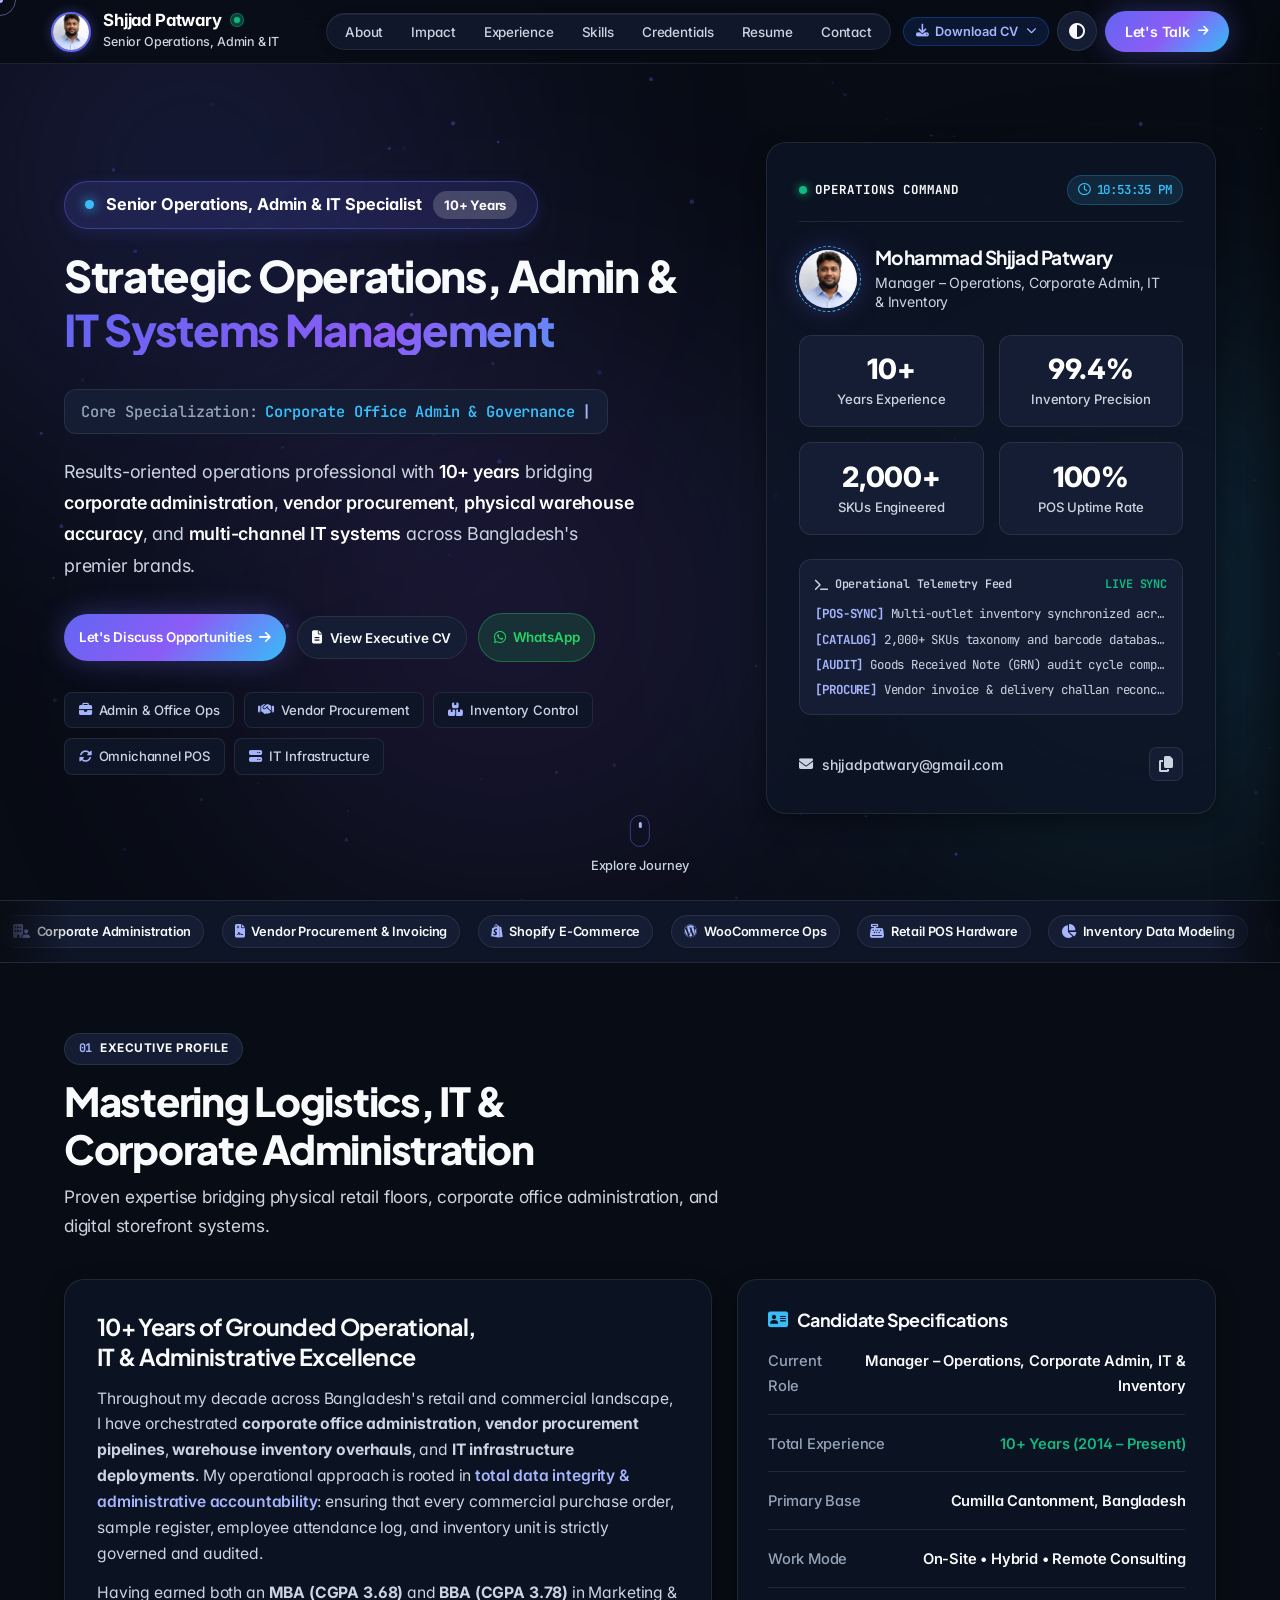
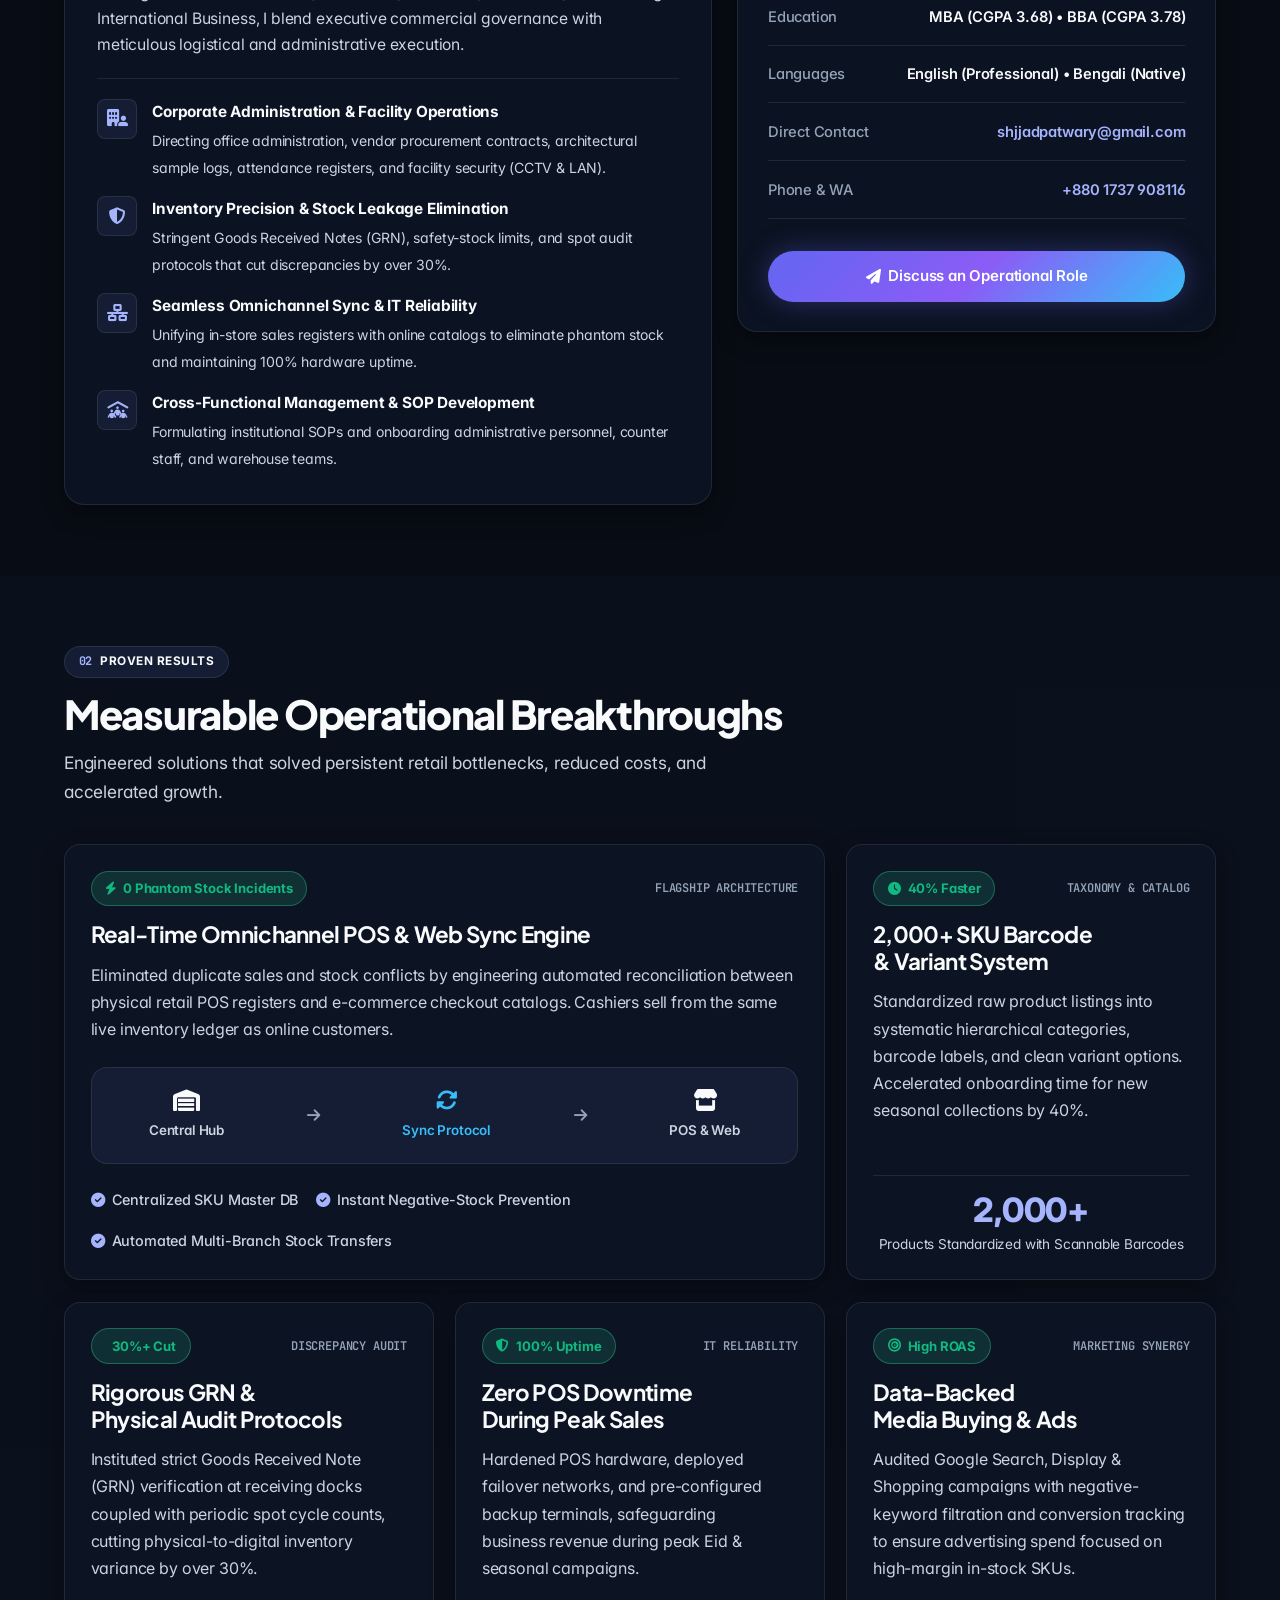
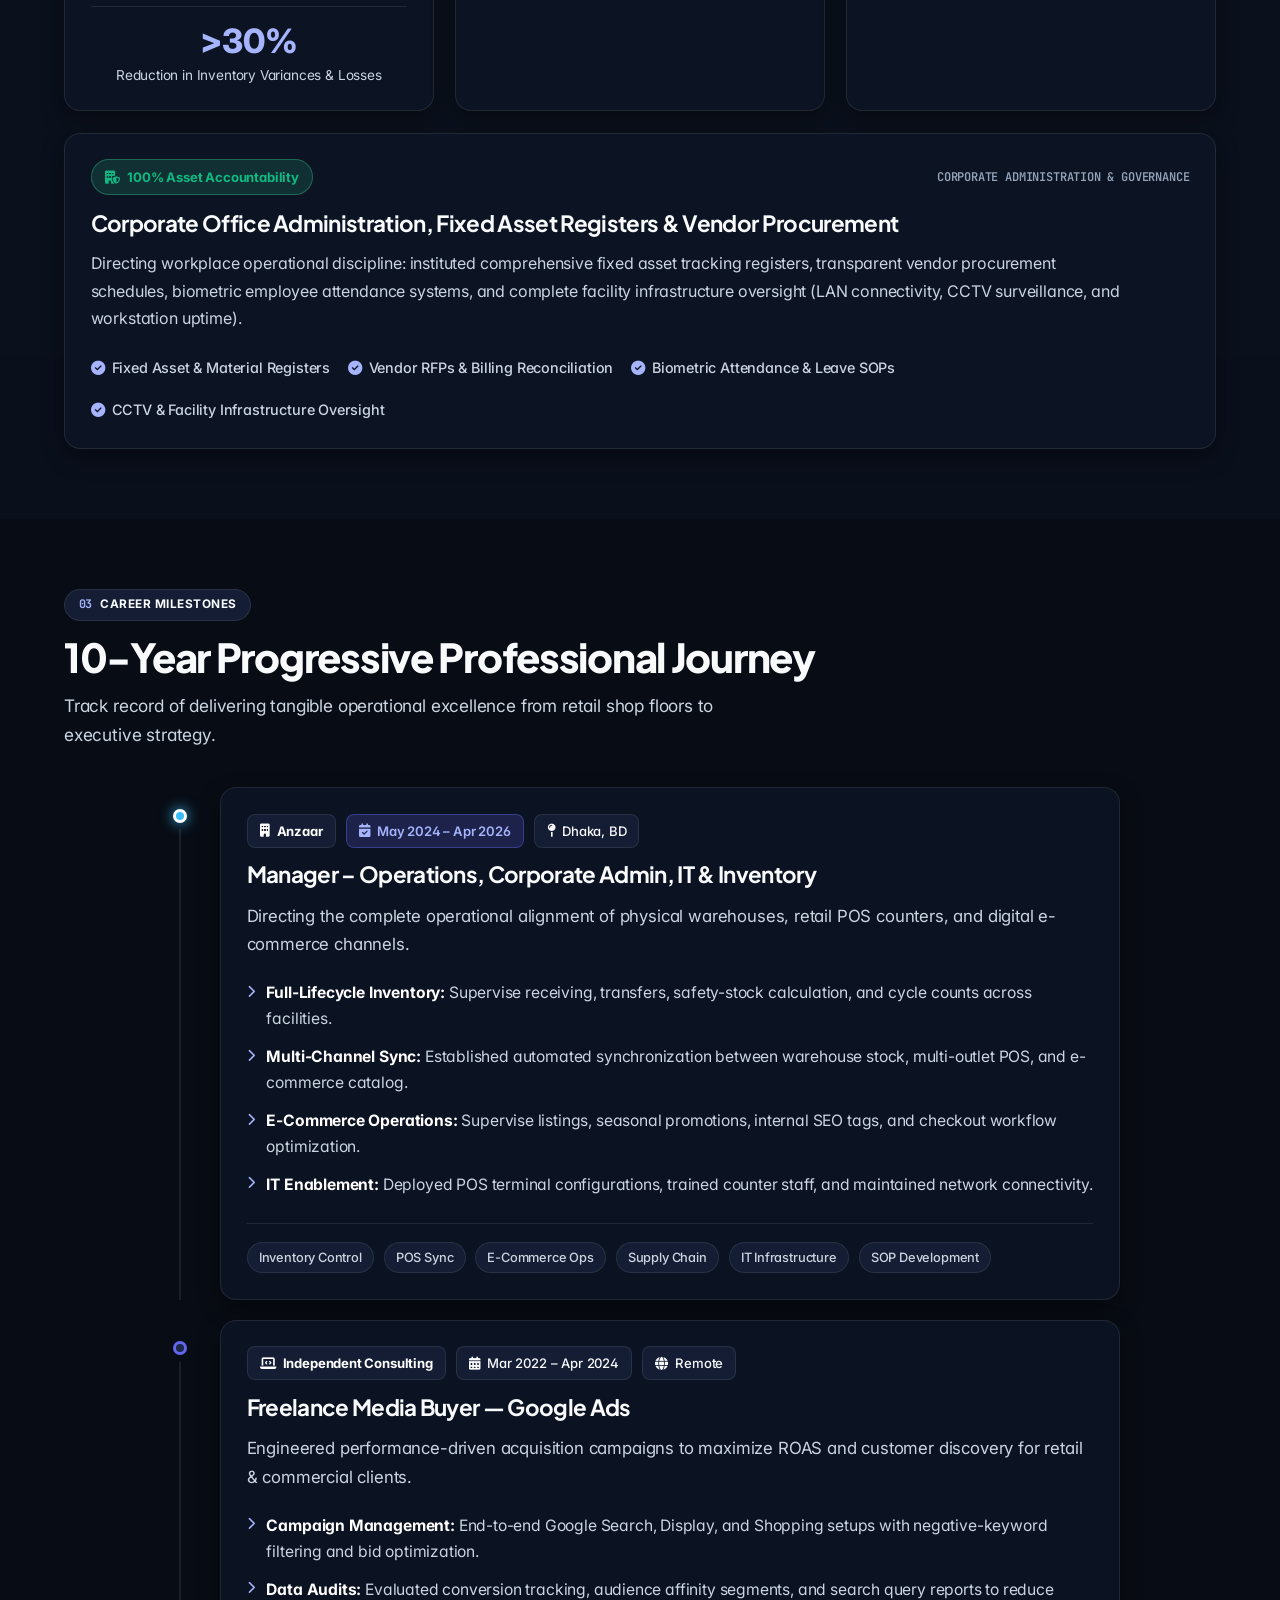
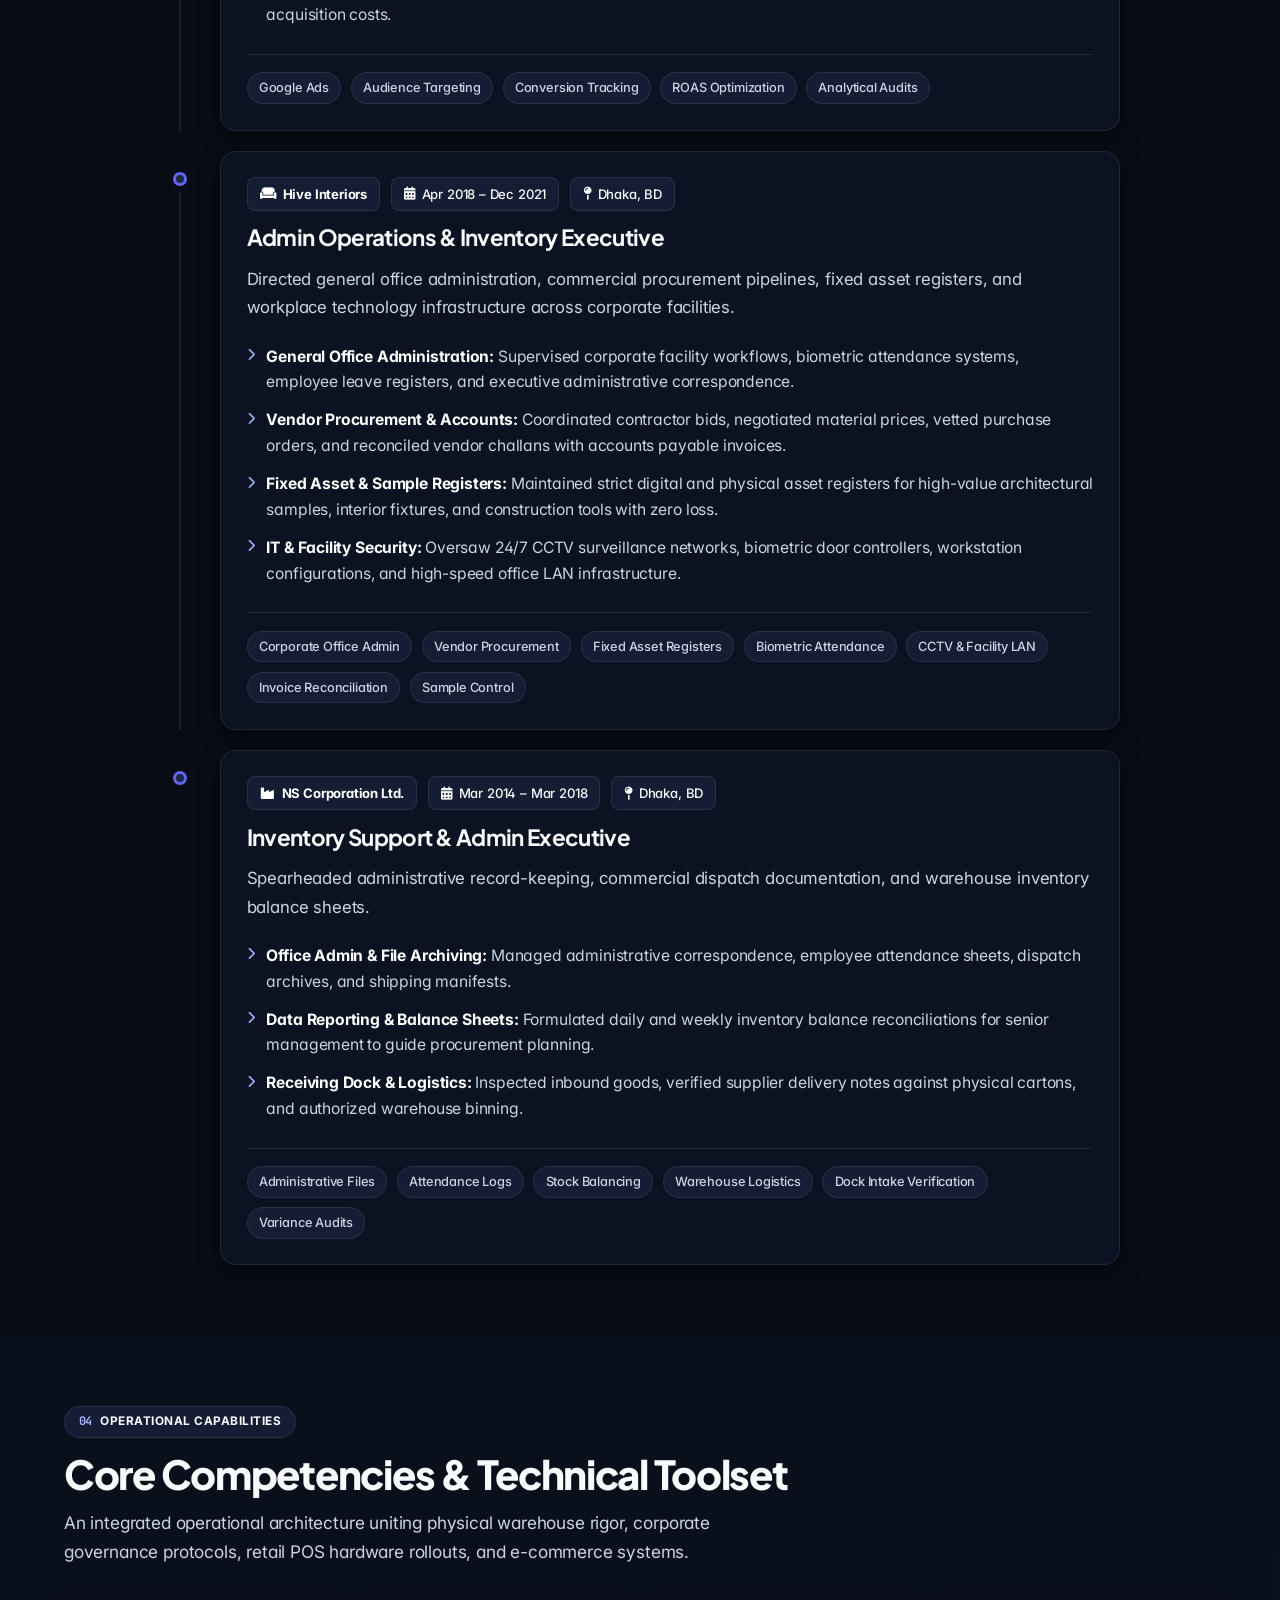
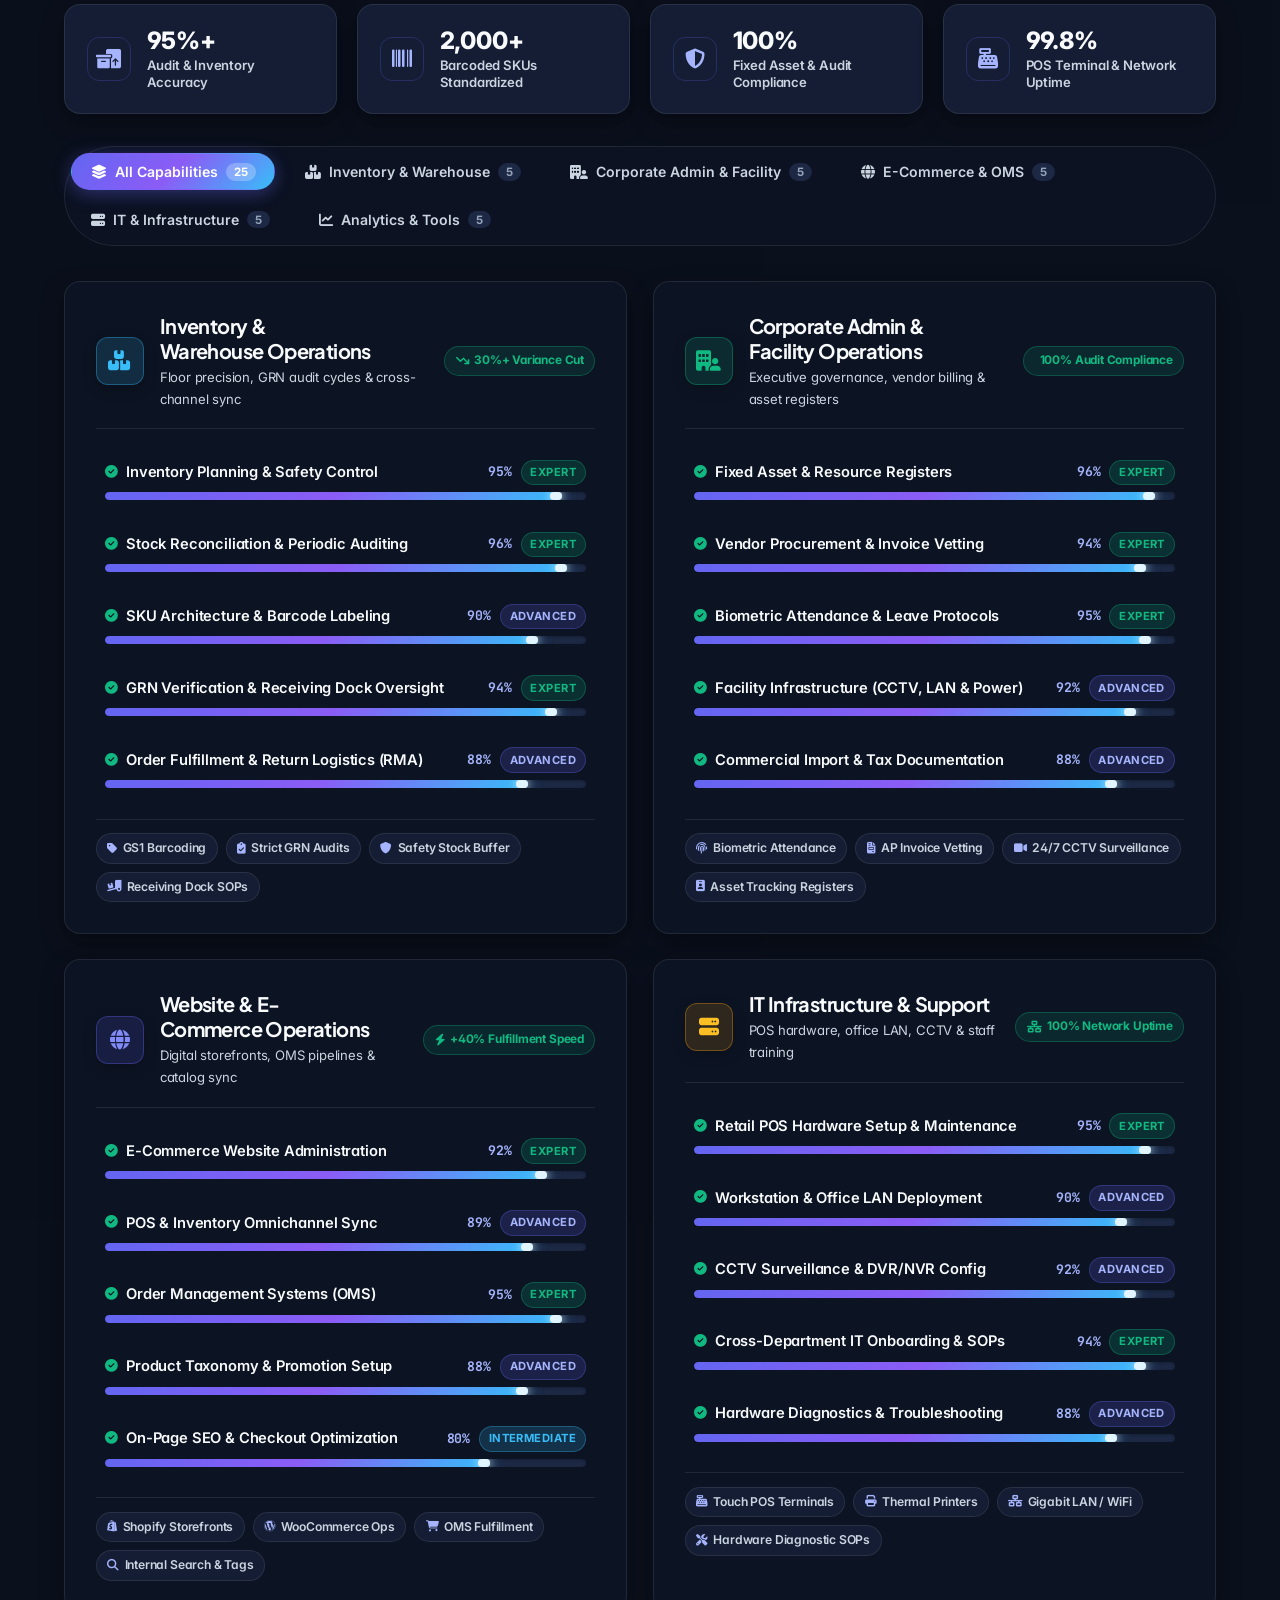
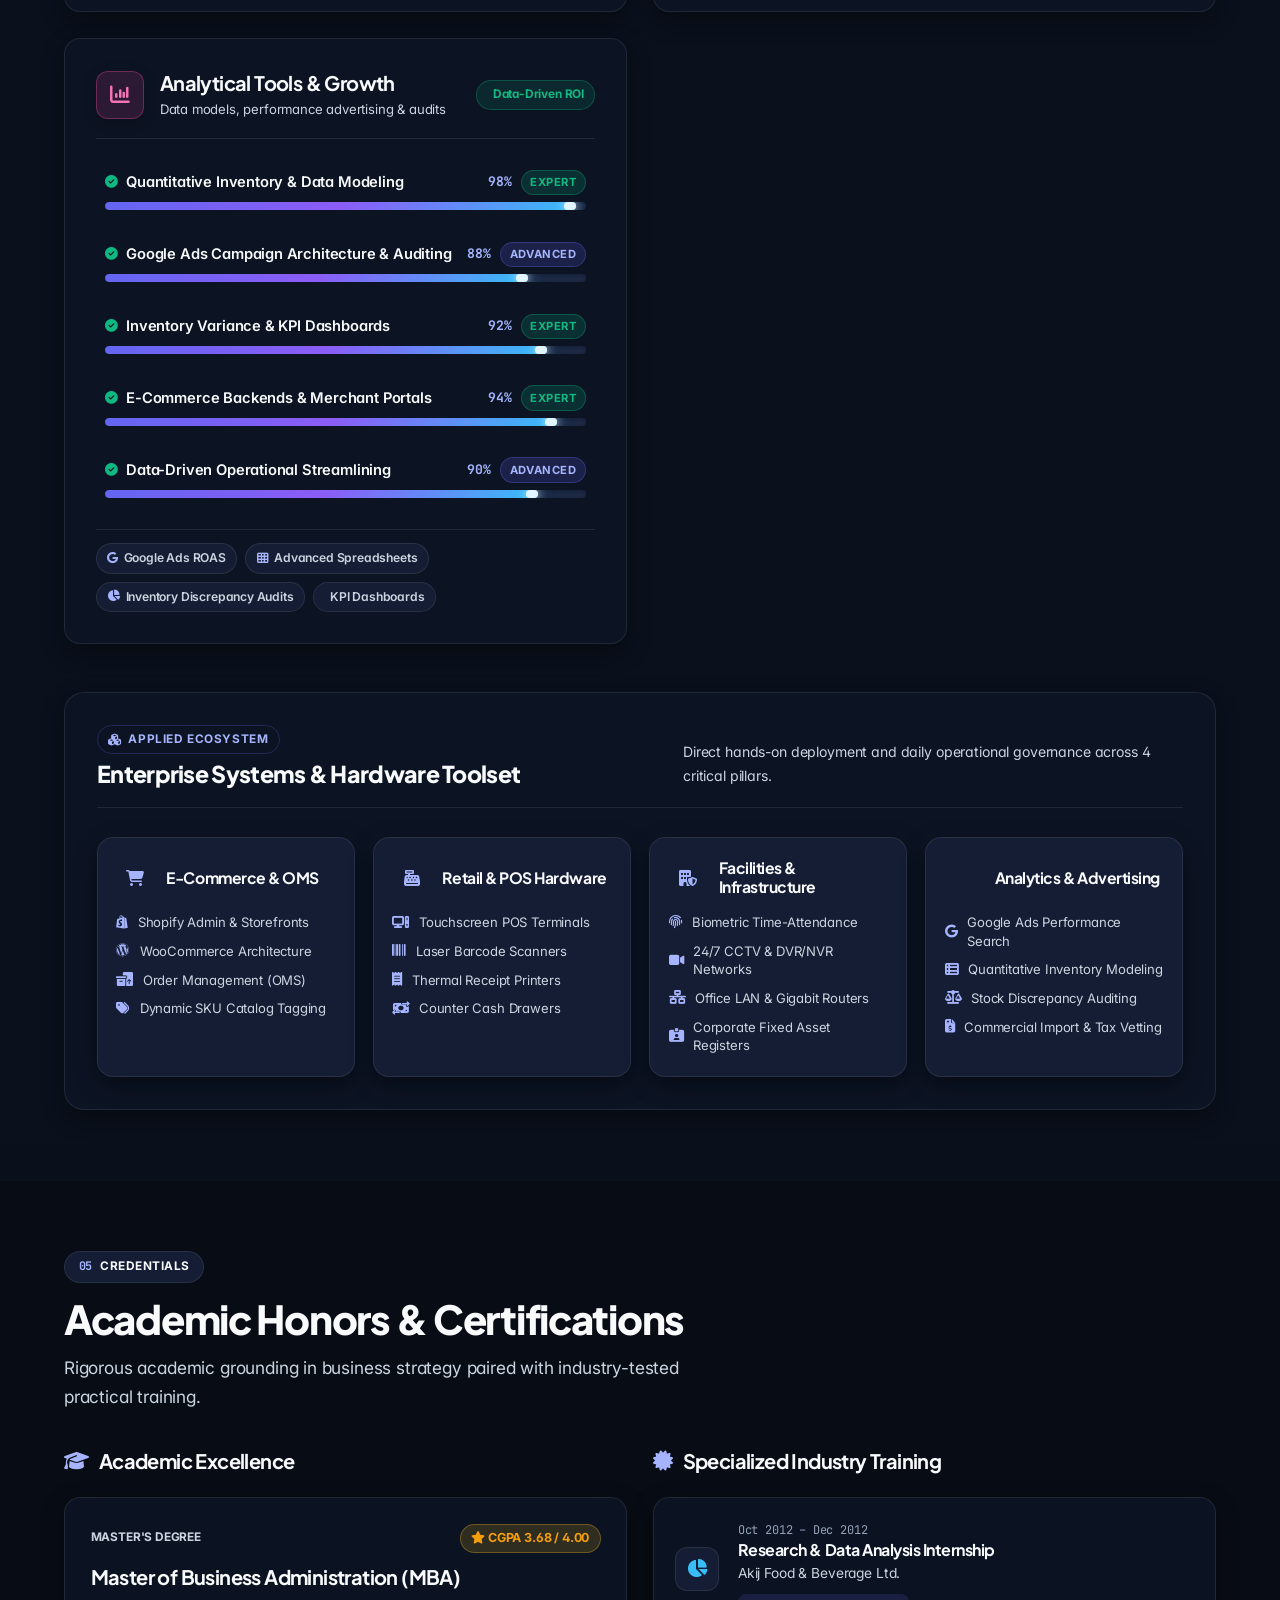
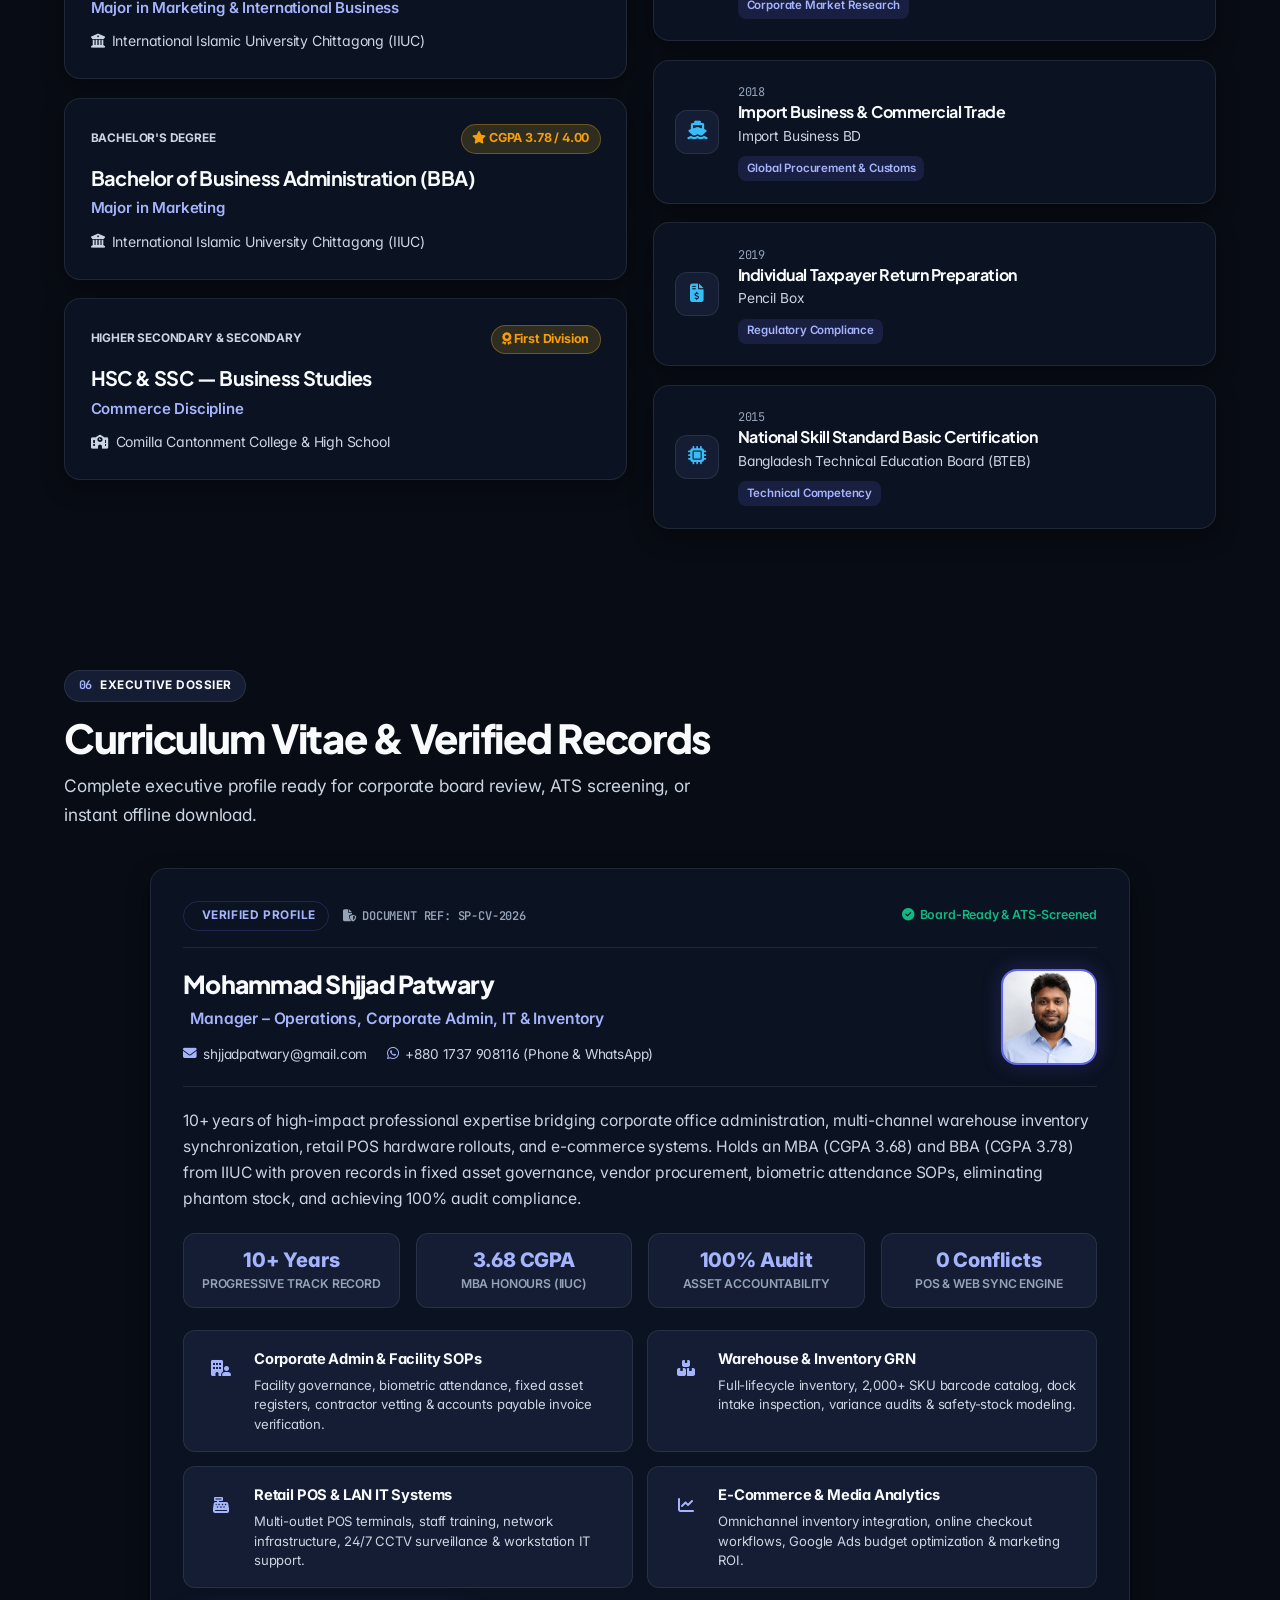
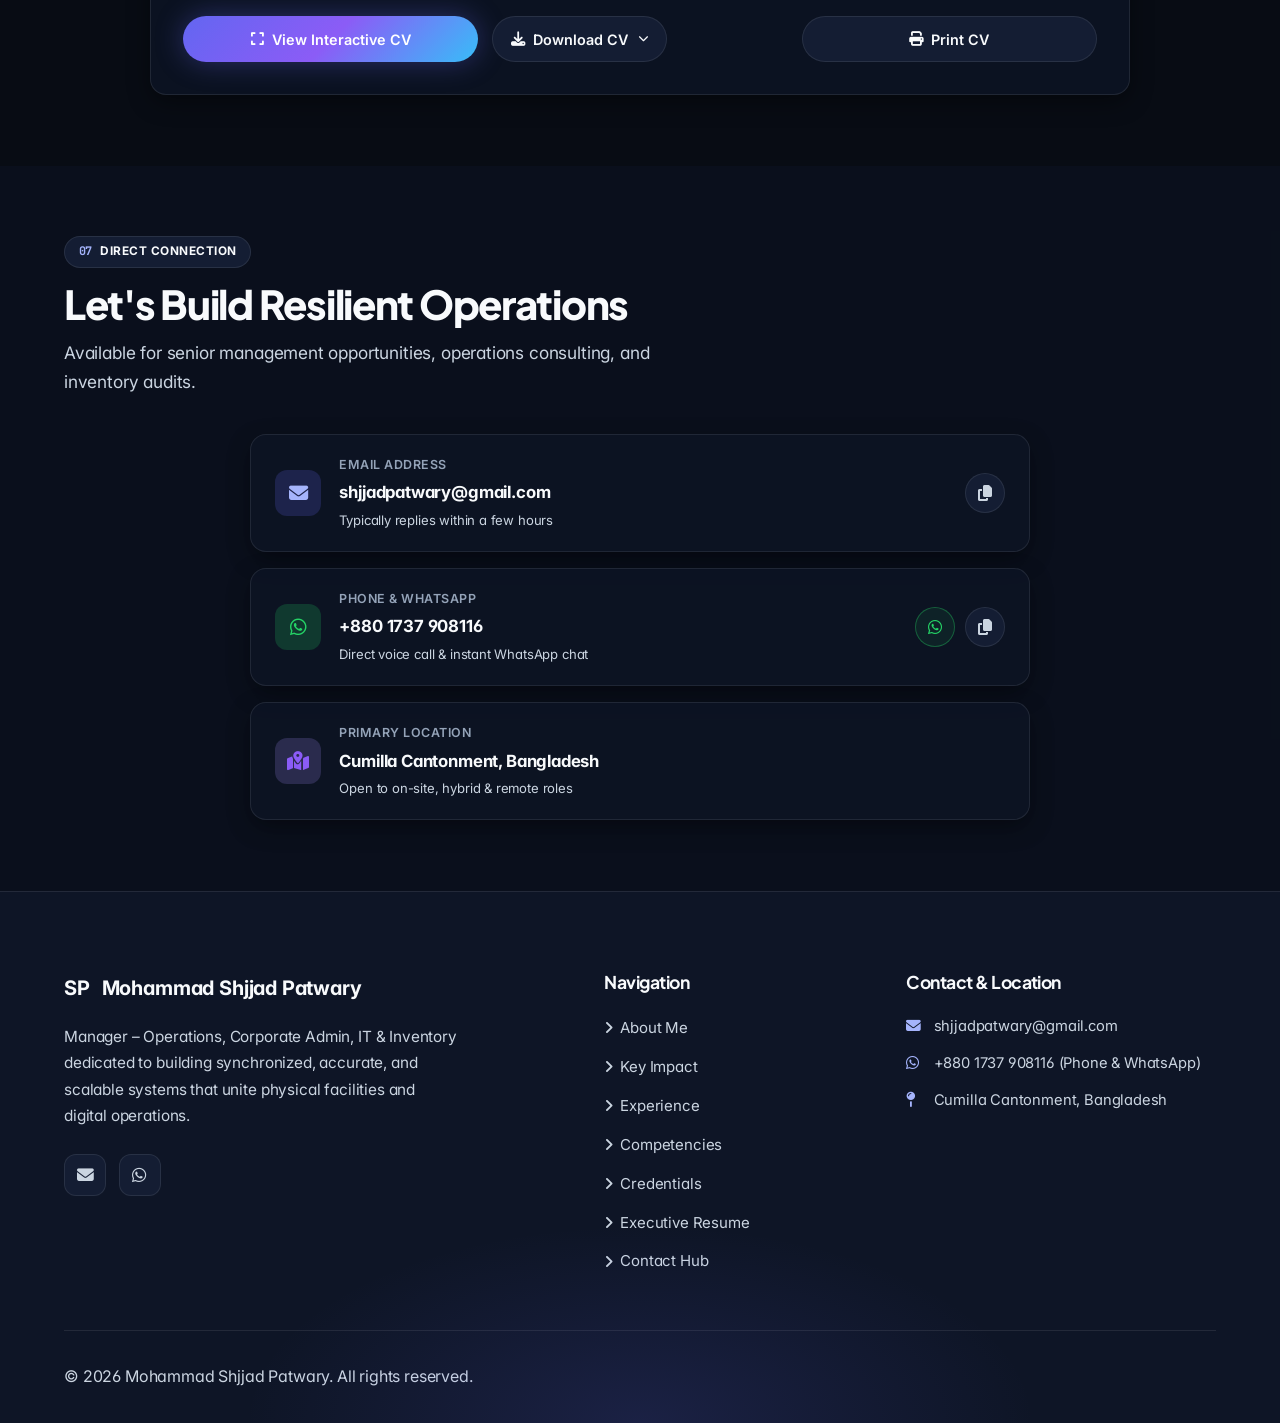
<file: index.html>
<!DOCTYPE html>
<html lang="en" data-theme="dark">
<head>
  <meta charset="UTF-8" />
  <meta name="viewport" content="width=device-width, initial-scale=1.0, viewport-fit=cover" />
  <title>Mohammad Shjjad Patwary — Operations, Corporate Admin &amp; IT Management</title>
  <meta name="description" content="Mohammad Shjjad Patwary | Manager – Operations, Corporate Admin, IT &amp; Inventory with 10+ years of expertise in corporate admin, inventory control, POS integration, and facility governance." />
  <meta name="keywords" content="Operations Manager, Corporate Administration, IT Manager, Inventory Control, POS Integration, Warehouse Management, Cumilla Cantonment Bangladesh" />
  <meta name="author" content="Mohammad Shjjad Patwary" />

  <!-- Open Graph / Meta -->
  <meta property="og:title" content="Mohammad Shjjad Patwary — Operations, IT &amp; Inventory Management" />
  <meta property="og:description" content="10+ years bridging physical warehouse precision, multi-channel POS synchronization, and digital e-commerce excellence." />
  <meta property="og:type" content="website" />

  <!-- Preconnect -->
  <link rel="preconnect" href="https://fonts.googleapis.com" />
  <link rel="preconnect" href="https://fonts.gstatic.com" crossorigin />

  <!-- High-Clarity Modern Fonts: Plus Jakarta Sans (Executive Headings) + Inter (Sharp Body) + JetBrains Mono -->
  <link href="https://fonts.googleapis.com/css2?family=Plus+Jakarta+Sans:wght@400;500;600;700;800;900&family=Inter:wght@300;400;500;600;700;800;900&family=JetBrains+Mono:wght@400;500;600&display=swap" rel="stylesheet" />

  <!-- Font Awesome Icons -->
  <link rel="stylesheet" href="https://cdnjs.cloudflare.com/ajax/libs/font-awesome/6.5.0/css/all.min.css" />

  <link rel="stylesheet" href="style.css" />
</head>
<body>

  <!-- Custom Cursor for Desktop -->
  <div id="cursor-dot" class="cursor-dot" aria-hidden="true"></div>
  <div id="cursor-ring" class="cursor-ring" aria-hidden="true"></div>

  <!-- Scroll Progress Indicator -->
  <div id="scroll-progress" class="scroll-progress" aria-hidden="true"></div>

  <!-- Subtle Ambient Background Mesh -->
  <div class="ambient-mesh" aria-hidden="true">
    <div class="mesh-orb mesh-1"></div>
    <div class="mesh-orb mesh-2"></div>
    <div class="mesh-orb mesh-3"></div>
  </div>

  <!-- ──────────────────────────────────────────────
       HEADER & NAVIGATION (EXECUTIVE TOP BAR)
  ─────────────────────────────────────────────── -->
  <header class="site-header" id="site-header">
    <div class="nav-container">
      <nav class="nav" id="navbar" aria-label="Main Navigation">

        <!-- Left: Brand Logo & Status -->
        <a href="#home" class="nav-brand" aria-label="Mohammad Shjjad Patwary Portfolio">
          <div class="brand-badge">
            <img src="profile.jpg" alt="Mohammad Shjjad Patwary" class="brand-avatar-img" />
          </div>
          <div class="brand-meta">
            <div class="brand-name-row">
              <span class="brand-name">Shjjad Patwary</span>
              <span class="status-indicator" title="Active">
                <span class="status-dot"></span>
              </span>
            </div>
            <span class="brand-role">Senior Operations, Admin &amp; IT</span>
          </div>
        </a>

        <!-- Center: Navigation Links Island -->
        <div class="nav-links-wrapper">
          <ul class="nav-links" id="nav-links">
            <li><a href="#about" class="nav-link" data-text="About">About</a></li>
            <li><a href="#impact" class="nav-link" data-text="Impact">Impact</a></li>
            <li><a href="#experience" class="nav-link" data-text="Experience">Experience</a></li>
            <li><a href="#skills" class="nav-link" data-text="Skills">Skills</a></li>
            <li><a href="#education" class="nav-link" data-text="Credentials">Credentials</a></li>
            <li><a href="#resume" class="nav-link" data-text="Resume">Resume</a></li>
            <li><a href="#contact" class="nav-link" data-text="Contact">Contact</a></li>
          </ul>
        </div>

        <!-- Right: Action Controls -->
        <div class="nav-actions">
          <!-- Main Header Direct Download CV Shortcut with Dual Options -->
          <div class="cv-dropdown-wrapper">
            <button class="nav-shortcut-btn nav-download-btn cv-dropdown-toggle" id="nav-download-cv-btn" type="button" aria-expanded="false" aria-haspopup="true" title="Download Official Executive CV (PDF)">
              <i class="fas fa-download"></i>
              <span class="btn-text-full">Download CV</span>
              <span class="btn-text-mobile">CV</span>
              <i class="fas fa-chevron-down cv-caret"></i>
            </button>
            <div class="cv-dropdown-menu" id="nav-cv-dropdown">
              <div class="cv-dropdown-header">
                <div class="cv-dropdown-title-group">
                  <i class="fas fa-file-arrow-down"></i>
                  <span class="cv-dropdown-title">Download CV</span>
                </div>
                <button type="button" class="cv-dropdown-close-btn" aria-label="Close menu" title="Close">
                  <i class="fas fa-xmark"></i>
                </button>
              </div>
              <a href="Mohammad_Shjjad_Patwary_Executive_CV.pdf" download="Mohammad_Shjjad_Patwary_Executive_CV.pdf" class="cv-dropdown-item direct-download-link" id="nav-cv-with-photo">
                <i class="fas fa-id-badge"></i>
                <div class="dropdown-item-text">
                  <strong>With Photo</strong>
                  <span>Executive format with portrait</span>
                </div>
              </a>
              <a href="Mohammad_Shjjad_Patwary_Executive_CV_No_Photo.pdf" download="Mohammad_Shjjad_Patwary_Executive_CV_No_Photo.pdf" class="cv-dropdown-item direct-download-link" id="nav-cv-no-photo">
                <i class="fas fa-file-alt"></i>
                <div class="dropdown-item-text">
                  <strong>Without Photo</strong>
                  <span>ATS-friendly clean text format</span>
                </div>
              </a>
            </div>
          </div>

          <!-- Theme Switcher -->
          <button class="theme-toggle-btn" id="theme-toggle" aria-label="Toggle dark and light theme" title="Toggle Theme">
            <i class="fas fa-circle-half-stroke" id="theme-icon"></i>
          </button>

          <!-- Primary CTA Button -->
          <a href="#contact" class="nav-contact-btn">
            <span>Let's Talk</span>
            <i class="fas fa-arrow-right"></i>
          </a>

          <!-- Mobile Hamburger Toggle -->
          <button class="hamburger-btn" id="hamburger" aria-label="Toggle navigation menu" aria-expanded="false">
            <span class="ham-line"></span>
            <span class="ham-line"></span>
        </div>

      </nav>
    </div>
  </header>

  <!-- Mobile Drawer Menu -->
  <div class="mobile-drawer" id="mobile-drawer" aria-hidden="true">
    <div class="drawer-header">
      <div class="drawer-brand">
        <div class="drawer-avatar">
          <img src="profile.jpg" alt="Mohammad Shjjad Patwary" class="drawer-avatar-img" />
        </div>
        <div>
          <strong>Shjjad Patwary</strong>
          <p>Senior Operations, Admin &amp; IT</p>
        </div>
      </div>
      <button class="drawer-close-btn" id="drawer-close" aria-label="Close menu">
        <i class="fas fa-times"></i>
      </button>
    </div>

    <ul class="drawer-links">
      <li><a href="#about" class="drawer-link"><i class="fas fa-user-check"></i> About Me</a></li>
      <li><a href="#impact" class="drawer-link"><i class="fas fa-chart-line"></i> Key Impact</a></li>
      <li><a href="#experience" class="drawer-link"><i class="fas fa-briefcase"></i> Experience</a></li>
      <li><a href="#skills" class="drawer-link"><i class="fas fa-layer-group"></i> Skills &amp; Tech</a></li>
      <li><a href="#education" class="drawer-link"><i class="fas fa-graduation-cap"></i> Credentials</a></li>
      <li><a href="#resume" class="drawer-link"><i class="fas fa-file-invoice"></i> Resume Dossier</a></li>
      <li><a href="#contact" class="drawer-link"><i class="fas fa-envelope"></i> Contact</a></li>
    </ul>

    <div class="drawer-bottom">
      <div class="drawer-cv-options">
        <a href="Mohammad_Shjjad_Patwary_Executive_CV.pdf" download="Mohammad_Shjjad_Patwary_Executive_CV.pdf" class="drawer-action-btn dl-btn direct-download-link" id="drawer-download-cv-btn" title="Download Executive CV with Profile Photo (PDF)">
          <i class="fas fa-id-badge"></i> Download CV (With Photo)
        </a>
        <a href="Mohammad_Shjjad_Patwary_Executive_CV_No_Photo.pdf" download="Mohammad_Shjjad_Patwary_Executive_CV_No_Photo.pdf" class="drawer-action-btn dl-btn direct-download-link" id="drawer-download-cv-no-photo-btn" title="Download Executive CV without Photo (PDF)">
          <i class="fas fa-file-alt"></i> Download CV (No Photo)
        </a>
      </div>
      <button class="drawer-resume-btn" id="drawer-resume-trigger">
        <i class="fas fa-file-invoice"></i> View Interactive CV
      </button>
      <a href="https://wa.me/8801737908116" target="_blank" rel="noopener" class="drawer-wa-btn">
        <i class="fab fa-whatsapp"></i> Chat on WhatsApp
      </a>
    </div>
  </div>
  <div class="drawer-overlay" id="drawer-overlay" aria-hidden="true"></div>

  <main>

    <!-- ──────────────────────────────────────────────
         HERO SECTION
    ─────────────────────────────────────────────── -->
    <section class="hero-section" id="home">
      <!-- Particle Interactive Canvas -->
      <canvas id="particle-canvas" class="hero-canvas" aria-hidden="true"></canvas>

      <div class="container hero-container">
        
        <!-- Left: Hero Text Column -->
        <div class="hero-content">

          <!-- Eyebrow Pill -->
          <div class="hero-pill reveal-fade">
            <span class="pill-dot"></span>
            <span class="pill-text">Senior Operations, Admin &amp; IT Specialist</span>
            <span class="pill-badge">10+ Years</span>
          </div>

          <!-- Hero Main Title -->
          <h1 class="hero-title reveal-fade" style="--delay: 0.1s">
            <span class="title-line">Strategic Operations, Admin &amp;</span>
            <span class="title-line gradient-text">IT Systems Management</span>
          </h1>

          <!-- Dynamic Typing Line -->
          <div class="typed-box reveal-fade" style="--delay: 0.2s">
            <span class="typed-label">Core Specialization:</span>
            <span id="typed-text" class="typed-dynamic"></span>
            <span class="typed-blinker" aria-hidden="true">|</span>
          </div>

          <!-- Executive Bio -->
          <p class="hero-description reveal-fade" style="--delay: 0.3s">
            Results-oriented operations professional with <strong>10+ years</strong> bridging
            <strong>corporate administration</strong>, <strong>vendor procurement</strong>,
            <strong>physical warehouse accuracy</strong>, and <strong>multi-channel IT systems</strong> across Bangladesh's premier brands.
          </p>

          <!-- Hero Action Buttons -->
          <div class="hero-cta-group reveal-fade" style="--delay: 0.4s">
            <a href="#contact" class="btn btn-primary magnetic">
              <span>Let's Discuss Opportunities</span>
              <i class="fas fa-arrow-right"></i>
            </a>

            <button class="btn btn-secondary magnetic" id="hero-resume-trigger">
              <i class="fas fa-file-lines"></i>
              <span>View Executive CV</span>
            </button>

            <a href="https://wa.me/8801737908116" target="_blank" rel="noopener" class="btn btn-whatsapp magnetic" title="Direct WhatsApp Chat">
              <i class="fab fa-whatsapp"></i>
              <span>WhatsApp</span>
            </a>
          </div>

          <!-- Highlights Pills -->
          <div class="hero-tags-row reveal-fade" style="--delay: 0.5s">
            <span class="hero-tag"><i class="fas fa-briefcase"></i> Admin &amp; Office Ops</span>
            <span class="hero-tag"><i class="fas fa-handshake"></i> Vendor Procurement</span>
            <span class="hero-tag"><i class="fas fa-boxes-stacked"></i> Inventory Control</span>
            <span class="hero-tag"><i class="fas fa-rotate"></i> Omnichannel POS</span>
            <span class="hero-tag"><i class="fas fa-server"></i> IT Infrastructure</span>
          </div>

        </div>

        <!-- Right: Modern Operations Command HUD -->
        <div class="hero-hud-col reveal-right" style="--delay: 0.25s">
          <div class="command-hud-card spotlight-card">
            
            <!-- HUD Top Bar -->
            <div class="hud-header">
              <div class="hud-status">
                <span class="pulse-indicator"></span>
                <span class="hud-title">OPERATIONS COMMAND</span>
              </div>
              <div class="hud-clock" id="dhaka-clock">
                <i class="far fa-clock"></i>
                <span id="clock-display">00:00:00</span>
              </div>
            </div>

            <!-- Profile Info Banner -->
            <div class="hud-profile">
              <div class="hud-avatar">
                <img src="profile.jpg" alt="Mohammad Shjjad Patwary" class="hud-avatar-img" />
                <div class="avatar-ring"></div>
              </div>
              <div class="hud-profile-info">
                <h3>Mohammad Shjjad Patwary</h3>
                <p>Manager – Operations, Corporate Admin, IT &amp; Inventory</p>
              </div>
            </div>

            <!-- Key Metrics Grid -->
            <div class="hud-metrics-grid">
              <div class="hud-metric" data-target="10" data-suffix="+">
                <div class="metric-number counter">0</div>
                <div class="metric-title">Years Experience</div>
              </div>
              <div class="hud-metric" data-target="99.4" data-suffix="%">
                <div class="metric-number counter">0</div>
                <div class="metric-title">Inventory Precision</div>
              </div>
              <div class="hud-metric" data-target="2000" data-suffix="+">
                <div class="metric-number counter">0</div>
                <div class="metric-title">SKUs Engineered</div>
              </div>
              <div class="hud-metric" data-target="100" data-suffix="%">
                <div class="metric-number counter">0</div>
                <div class="metric-title">POS Uptime Rate</div>
              </div>
            </div>

            <!-- Live Simulated Activity Stream -->
            <div class="hud-stream-container">
              <div class="stream-header">
                <span class="stream-title"><i class="fas fa-terminal"></i> Operational Telemetry Feed</span>
                <span class="stream-status">LIVE SYNC</span>
              </div>
              <div class="stream-feed" id="telemetry-feed">
                <!-- Dynamically populated ticker lines -->
                <div class="stream-line"><span class="stream-tag">[ADMIN-PROC]</span> Vendor procurement invoice matched &amp; authorized for billing</div>
                <div class="stream-line"><span class="stream-tag">[POS-SYNC]</span> Multi-outlet inventory synchronized across registers</div>
                <div class="stream-line"><span class="stream-tag">[CATALOG]</span> 2,000+ SKUs taxonomy and barcode database verified</div>
                <div class="stream-line"><span class="stream-tag">[AUDIT]</span> Goods Received Note (GRN) audit cycle completed</div>
              </div>
            </div>

            <!-- Quick Direct Actions inside HUD -->
            <div class="hud-footer-actions">
              <a href="mailto:shjjadpatwary@gmail.com" class="hud-action-link" title="Copy or email">
                <i class="fas fa-envelope"></i> shjjadpatwary@gmail.com
              </a>
              <button class="copy-btn mini" data-copy="shjjadpatwary@gmail.com" aria-label="Copy Email">
                <i class="fas fa-copy"></i>
              </button>
            </div>

          </div>
        </div>

      </div>

      <!-- Scroll Down Pill -->
      <a href="#about" class="scroll-down-hint" aria-label="Scroll to about section">
        <div class="mouse-icon">
          <span class="mouse-wheel"></span>
        </div>
        <span>Explore Journey</span>
      </a>
    </section>


    <!-- ──────────────────────────────────────────────
         TECH & TOOLS INFINITE MARQUEE
    ─────────────────────────────────────────────── -->
    <div class="marquee-section" aria-hidden="true">
      <div class="marquee-track">
        <div class="marquee-group">
          <span class="marquee-item"><i class="fas fa-building-user"></i> Corporate Administration</span>
          <span class="marquee-item"><i class="fas fa-file-contract"></i> Vendor Procurement &amp; Invoicing</span>
          <span class="marquee-item"><i class="fab fa-shopify"></i> Shopify E-Commerce</span>
          <span class="marquee-item"><i class="fab fa-wordpress"></i> WooCommerce Ops</span>
          <span class="marquee-item"><i class="fas fa-cash-register"></i> Retail POS Hardware</span>
          <span class="marquee-item"><i class="fas fa-chart-pie"></i> Inventory Data Modeling</span>
          <span class="marquee-item"><i class="fas fa-clipboard-check"></i> Asset &amp; Attendance Registers</span>
          <span class="marquee-item"><i class="fab fa-google"></i> Google Ads &amp; ROAS</span>
          <span class="marquee-item"><i class="fas fa-barcode"></i> SKU &amp; Barcode Architecture</span>
          <span class="marquee-item"><i class="fas fa-warehouse"></i> GRN &amp; Warehouse Audits</span>
          <span class="marquee-item"><i class="fas fa-network-wired"></i> LAN &amp; Network Infrastructure</span>
          <span class="marquee-item"><i class="fas fa-video"></i> CCTV Surveillance Management</span>
          <span class="marquee-item"><i class="fas fa-truck-ramp-box"></i> Order Management (OMS)</span>
        </div>
        <!-- Duplicate for continuous infinite scroll -->
        <div class="marquee-group" aria-hidden="true">
          <span class="marquee-item"><i class="fas fa-building-user"></i> Corporate Administration</span>
          <span class="marquee-item"><i class="fas fa-file-contract"></i> Vendor Procurement &amp; Invoicing</span>
          <span class="marquee-item"><i class="fab fa-shopify"></i> Shopify E-Commerce</span>
          <span class="marquee-item"><i class="fab fa-wordpress"></i> WooCommerce Ops</span>
          <span class="marquee-item"><i class="fas fa-cash-register"></i> Retail POS Hardware</span>
          <span class="marquee-item"><i class="fas fa-chart-pie"></i> Inventory Data Modeling</span>
          <span class="marquee-item"><i class="fas fa-clipboard-check"></i> Asset &amp; Attendance Registers</span>
          <span class="marquee-item"><i class="fab fa-google"></i> Google Ads &amp; ROAS</span>
          <span class="marquee-item"><i class="fas fa-barcode"></i> SKU &amp; Barcode Architecture</span>
          <span class="marquee-item"><i class="fas fa-warehouse"></i> GRN &amp; Warehouse Audits</span>
          <span class="marquee-item"><i class="fas fa-network-wired"></i> LAN &amp; Network Infrastructure</span>
          <span class="marquee-item"><i class="fas fa-video"></i> CCTV Surveillance Management</span>
          <span class="marquee-item"><i class="fas fa-truck-ramp-box"></i> Order Management (OMS)</span>
        </div>
      </div>
    </div>


    <!-- ──────────────────────────────────────────────
         ABOUT & CORE PHILOSOPHY
    ─────────────────────────────────────────────── -->
    <section class="section" id="about">
      <div class="container">

        <div class="section-badge reveal-up">
          <span class="badge-num">01</span>
          <span class="badge-title">Executive Profile</span>
        </div>
        <h2 class="section-title reveal-up">Mastering Logistics, IT &amp; Corporate Administration</h2>
        <p class="section-subtitle reveal-up">
          Proven expertise bridging physical retail floors, corporate office administration, and digital storefront systems.
        </p>

        <div class="about-grid">

          <!-- Left Narrative -->
          <div class="about-card-large spotlight-card reveal-up">
            <h3 class="about-lead-title">
              10+ Years of Grounded Operational, IT &amp; Administrative Excellence
            </h3>
            <p class="about-paragraph">
              Throughout my decade across Bangladesh's retail and commercial landscape, I have orchestrated
              <strong>corporate office administration</strong>, <strong>vendor procurement pipelines</strong>,
              <strong>warehouse inventory overhauls</strong>, and <strong>IT infrastructure deployments</strong>. My operational approach is rooted in 
              <span class="text-highlight">total data integrity &amp; administrative accountability</span>: ensuring that every commercial purchase order, sample register, employee attendance log, and inventory unit is strictly governed and audited.
            </p>
            <p class="about-paragraph">
              Having earned both an <strong>MBA (CGPA 3.68)</strong> and <strong>BBA (CGPA 3.78)</strong> in Marketing &amp; International Business,
              I blend executive commercial governance with meticulous logistical and administrative execution.
            </p>

            <div class="about-deliverables">
              <div class="deliverable-item">
                <div class="deliv-icon"><i class="fas fa-building-user"></i></div>
                <div>
                  <strong>Corporate Administration &amp; Facility Operations</strong>
                  <span>Directing office administration, vendor procurement contracts, architectural sample logs, attendance registers, and facility security (CCTV &amp; LAN).</span>
                </div>
              </div>
              <div class="deliverable-item">
                <div class="deliv-icon"><i class="fas fa-shield-halved"></i></div>
                <div>
                  <strong>Inventory Precision &amp; Stock Leakage Elimination</strong>
                  <span>Stringent Goods Received Notes (GRN), safety-stock limits, and spot audit protocols that cut discrepancies by over 30%.</span>
                </div>
              </div>
              <div class="deliverable-item">
                <div class="deliv-icon"><i class="fas fa-network-wired"></i></div>
                <div>
                  <strong>Seamless Omnichannel Sync &amp; IT Reliability</strong>
                  <span>Unifying in-store sales registers with online catalogs to eliminate phantom stock and maintaining 100% hardware uptime.</span>
                </div>
              </div>
              <div class="deliverable-item">
                <div class="deliv-icon"><i class="fas fa-people-roof"></i></div>
                <div>
                  <strong>Cross-Functional Management &amp; SOP Development</strong>
                  <span>Formulating institutional SOPs and onboarding administrative personnel, counter staff, and warehouse teams.</span>
                </div>
              </div>
            </div>
          </div>

          <!-- Right: Snapshot Spec Sheet -->
          <div class="about-spec-col reveal-right">
            <div class="spec-card spotlight-card">
              <h4 class="spec-card-title"><i class="fas fa-address-card"></i> Candidate Specifications</h4>

              <div class="spec-list">
                <div class="spec-row">
                  <span class="spec-label">Current Role</span>
                  <span class="spec-value">Manager – Operations, Corporate Admin, IT &amp; Inventory</span>
                </div>
                <div class="spec-row">
                  <span class="spec-label">Total Experience</span>
                  <span class="spec-value highlight">10+ Years (2014 – Present)</span>
                </div>
                <div class="spec-row">
                  <span class="spec-label">Primary Base</span>
                  <span class="spec-value">Cumilla Cantonment, Bangladesh</span>
                </div>
                <div class="spec-row">
                  <span class="spec-label">Work Mode</span>
                  <span class="spec-value">On-Site &bull; Hybrid &bull; Remote Consulting</span>
                </div>
                <div class="spec-row">
                  <span class="spec-label">Education</span>
                  <span class="spec-value">MBA (CGPA 3.68) &bull; BBA (CGPA 3.78)</span>
                </div>
                <div class="spec-row">
                  <span class="spec-label">Languages</span>
                  <span class="spec-value">English (Professional) &bull; Bengali (Native)</span>
                </div>
                <div class="spec-row">
                  <span class="spec-label">Direct Contact</span>
                  <div class="spec-value">
                    <a href="mailto:shjjadpatwary@gmail.com" class="spec-link">shjjadpatwary@gmail.com</a>
                  </div>
                </div>
                <div class="spec-row">
                  <span class="spec-label">Phone &amp; WA</span>
                  <div class="spec-value">
                    <a href="tel:+8801737908116" class="spec-link">+880 1737 908116</a>
                  </div>
                </div>
              </div>

              <div class="spec-footer">
                <a href="#contact" class="btn btn-primary full-width">
                  <i class="fas fa-paper-plane"></i> Discuss an Operational Role
                </a>
              </div>
            </div>
          </div>

        </div>

      </div>
    </section>


    <!-- ──────────────────────────────────────────────
         KEY IMPACT — MODERN BENTO GRID
    ─────────────────────────────────────────────── -->
    <section class="section section-darker" id="impact">
      <div class="container">

        <div class="section-badge reveal-up">
          <span class="badge-num">02</span>
          <span class="badge-title">Proven Results</span>
        </div>
        <h2 class="section-title reveal-up">Measurable Operational Breakthroughs</h2>
        <p class="section-subtitle reveal-up">
          Engineered solutions that solved persistent retail bottlenecks, reduced costs, and accelerated growth.
        </p>

        <!-- Bento Grid Architecture -->
        <div class="bento-grid">

          <!-- Bento 1: Large Featured Card -->
          <div class="bento-card bento-span-2 spotlight-card reveal-up">
            <div class="bento-glow"></div>
            <div class="bento-header">
              <span class="bento-kpi-badge"><i class="fas fa-bolt"></i> 0 Phantom Stock Incidents</span>
              <span class="bento-tag">Flagship Architecture</span>
            </div>
            <h3 class="bento-title">Real-Time Omnichannel POS &amp; Web Sync Engine</h3>
            <p class="bento-text">
              Eliminated duplicate sales and stock conflicts by engineering automated reconciliation between physical retail POS registers
              and e-commerce checkout catalogs. Cashiers sell from the same live inventory ledger as online customers.
            </p>

            <div class="sync-flow-diagram" aria-hidden="true">
              <div class="flow-step">
                <i class="fas fa-warehouse"></i>
                <span>Central Hub</span>
              </div>
              <div class="flow-arrow"><i class="fas fa-arrow-right"></i></div>
              <div class="flow-step active">
                <i class="fas fa-rotate"></i>
                <span>Sync Protocol</span>
              </div>
              <div class="flow-arrow"><i class="fas fa-arrow-right"></i></div>
              <div class="flow-step">
                <i class="fas fa-store"></i>
                <span>POS &amp; Web</span>
              </div>
            </div>

            <div class="bento-points">
              <span><i class="fas fa-check-circle"></i> Centralized SKU Master DB</span>
              <span><i class="fas fa-check-circle"></i> Instant Negative-Stock Prevention</span>
              <span><i class="fas fa-check-circle"></i> Automated Multi-Branch Stock Transfers</span>
            </div>
          </div>

          <!-- Bento 2: Standard Card -->
          <div class="bento-card spotlight-card reveal-up" style="--delay: 0.1s">
            <div class="bento-header">
              <span class="bento-kpi-badge"><i class="fas fa-clock"></i> 40% Faster</span>
              <span class="bento-tag">Taxonomy &amp; Catalog</span>
            </div>
            <h3 class="bento-title">2,000+ SKU Barcode &amp; Variant System</h3>
            <p class="bento-text">
              Standardized raw product listings into systematic hierarchical categories, barcode labels, and clean variant options. Accelerated onboarding time for new seasonal collections by 40%.
            </p>
            <div class="bento-metric-callout">
              <span class="callout-value">2,000+</span>
              <span class="callout-label">Products Standardized with Scannable Barcodes</span>
            </div>
          </div>

          <!-- Bento 3: Standard Card -->
          <div class="bento-card spotlight-card reveal-up" style="--delay: 0.15s">
            <div class="bento-header">
              <span class="bento-kpi-badge"><i class="fas fa-chart-line-down"></i> 30%+ Cut</span>
              <span class="bento-tag">Discrepancy Audit</span>
            </div>
            <h3 class="bento-title">Rigorous GRN &amp; Physical Audit Protocols</h3>
            <p class="bento-text">
              Instituted strict Goods Received Note (GRN) verification at receiving docks coupled with periodic spot cycle counts, cutting physical-to-digital inventory variance by over 30%.
            </p>
            <div class="bento-metric-callout">
              <span class="callout-value">&gt;30%</span>
              <span class="callout-label">Reduction in Inventory Variances &amp; Losses</span>
            </div>
          </div>

          <!-- Bento 4: Small Card -->
          <div class="bento-card spotlight-card reveal-up" style="--delay: 0.2s">
            <div class="bento-header">
              <span class="bento-kpi-badge"><i class="fas fa-shield-halved"></i> 100% Uptime</span>
              <span class="bento-tag">IT Reliability</span>
            </div>
            <h3 class="bento-title">Zero POS Downtime During Peak Sales</h3>
            <p class="bento-text">
              Hardened POS hardware, deployed failover networks, and pre-configured backup terminals, safeguarding business revenue during peak Eid &amp; seasonal campaigns.
            </p>
          </div>

          <!-- Bento 5: Small Card -->
          <div class="bento-card spotlight-card reveal-up" style="--delay: 0.25s">
            <div class="bento-header">
              <span class="bento-kpi-badge"><i class="fas fa-bullseye"></i> High ROAS</span>
              <span class="bento-tag">Marketing Synergy</span>
            </div>
            <h3 class="bento-title">Data-Backed Media Buying &amp; Ads</h3>
            <p class="bento-text">
              Audited Google Search, Display &amp; Shopping campaigns with negative-keyword filtration and conversion tracking to ensure advertising spend focused on high-margin in-stock SKUs.
            </p>
          </div>

          <!-- Bento 6: Corporate Office Administration & Procurement -->
          <div class="bento-card bento-span-3 spotlight-card reveal-up" style="--delay: 0.3s">
            <div class="bento-header">
              <span class="bento-kpi-badge"><i class="fas fa-building-shield"></i> 100% Asset Accountability</span>
              <span class="bento-tag">Corporate Administration &amp; Governance</span>
            </div>
            <h3 class="bento-title">Corporate Office Administration, Fixed Asset Registers &amp; Vendor Procurement</h3>
            <p class="bento-text">
              Directing workplace operational discipline: instituted comprehensive fixed asset tracking registers, transparent vendor procurement schedules, biometric employee attendance systems, and complete facility infrastructure oversight (LAN connectivity, CCTV surveillance, and workstation uptime).
            </p>
            <div class="bento-points">
              <span><i class="fas fa-check-circle"></i> Fixed Asset &amp; Material Registers</span>
              <span><i class="fas fa-check-circle"></i> Vendor RFPs &amp; Billing Reconciliation</span>
              <span><i class="fas fa-check-circle"></i> Biometric Attendance &amp; Leave SOPs</span>
              <span><i class="fas fa-check-circle"></i> CCTV &amp; Facility Infrastructure Oversight</span>
            </div>
          </div>

        </div>

      </div>
    </section>


    <!-- ──────────────────────────────────────────────
         CAREER EXPERIENCE
    ─────────────────────────────────────────────── -->
    <section class="section" id="experience">
      <div class="container">

        <div class="section-badge reveal-up">
          <span class="badge-num">03</span>
          <span class="badge-title">Career Milestones</span>
        </div>
        <h2 class="section-title reveal-up">10-Year Progressive Professional Journey</h2>
        <p class="section-subtitle reveal-up">
          Track record of delivering tangible operational excellence from retail shop floors to executive strategy.
        </p>

        <!-- Experience Timeline -->
        <div class="timeline-container">

          <!-- Role 1: Current -->
          <div class="timeline-entry reveal-up">
            <div class="timeline-node">
              <div class="node-dot current"></div>
              <div class="node-line"></div>
            </div>
            <div class="timeline-card spotlight-card">
              <div class="role-header">
                <div>
                  <div class="role-badge-row">
                    <span class="company-badge"><i class="fas fa-building"></i> Anzaar</span>
                    <span class="period-badge current"><i class="fas fa-calendar-check"></i> May 2024 – Apr 2026</span>
                    <span class="location-badge"><i class="fas fa-map-pin"></i> Dhaka, BD</span>
                  </div>
                  <h3 class="role-title">Manager – Operations, Corporate Admin, IT &amp; Inventory</h3>
                </div>
              </div>

              <p class="role-summary">
                Directing the complete operational alignment of physical warehouses, retail POS counters, and digital e-commerce channels.
              </p>

              <div class="role-responsibilities">
                <div class="resp-item">
                  <i class="fas fa-chevron-right"></i>
                  <div><strong>Full-Lifecycle Inventory:</strong> Supervise receiving, transfers, safety-stock calculation, and cycle counts across facilities.</div>
                </div>
                <div class="resp-item">
                  <i class="fas fa-chevron-right"></i>
                  <div><strong>Multi-Channel Sync:</strong> Established automated synchronization between warehouse stock, multi-outlet POS, and e-commerce catalog.</div>
                </div>
                <div class="resp-item">
                  <i class="fas fa-chevron-right"></i>
                  <div><strong>E-Commerce Operations:</strong> Supervise listings, seasonal promotions, internal SEO tags, and checkout workflow optimization.</div>
                </div>
                <div class="resp-item">
                  <i class="fas fa-chevron-right"></i>
                  <div><strong>IT Enablement:</strong> Deployed POS terminal configurations, trained counter staff, and maintained network connectivity.</div>
                </div>
              </div>

              <div class="role-tags">
                <span>Inventory Control</span>
                <span>POS Sync</span>
                <span>E-Commerce Ops</span>
                <span>Supply Chain</span>
                <span>IT Infrastructure</span>
                <span>SOP Development</span>
              </div>
            </div>
          </div>

          <!-- Role 2 -->
          <div class="timeline-entry reveal-up" style="--delay: 0.1s">
            <div class="timeline-node">
              <div class="node-dot"></div>
              <div class="node-line"></div>
            </div>
            <div class="timeline-card spotlight-card">
              <div class="role-header">
                <div>
                  <div class="role-badge-row">
                    <span class="company-badge"><i class="fas fa-laptop-code"></i> Independent Consulting</span>
                    <span class="period-badge"><i class="fas fa-calendar-alt"></i> Mar 2022 – Apr 2024</span>
                    <span class="location-badge"><i class="fas fa-globe"></i> Remote</span>
                  </div>
                  <h3 class="role-title">Freelance Media Buyer — Google Ads</h3>
                </div>
              </div>

              <p class="role-summary">
                Engineered performance-driven acquisition campaigns to maximize ROAS and customer discovery for retail &amp; commercial clients.
              </p>

              <div class="role-responsibilities">
                <div class="resp-item">
                  <i class="fas fa-chevron-right"></i>
                  <div><strong>Campaign Management:</strong> End-to-end Google Search, Display, and Shopping setups with negative-keyword filtering and bid optimization.</div>
                </div>
                <div class="resp-item">
                  <i class="fas fa-chevron-right"></i>
                  <div><strong>Data Audits:</strong> Evaluated conversion tracking, audience affinity segments, and search query reports to reduce acquisition costs.</div>
                </div>
              </div>

              <div class="role-tags">
                <span>Google Ads</span>
                <span>Audience Targeting</span>
                <span>Conversion Tracking</span>
                <span>ROAS Optimization</span>
                <span>Analytical Audits</span>
              </div>
            </div>
          </div>

          <!-- Role 3 -->
          <div class="timeline-entry reveal-up" style="--delay: 0.2s">
            <div class="timeline-node">
              <div class="node-dot"></div>
              <div class="node-line"></div>
            </div>
            <div class="timeline-card spotlight-card">
              <div class="role-header">
                <div>
                  <div class="role-badge-row">
                    <span class="company-badge"><i class="fas fa-couch"></i> Hive Interiors</span>
                    <span class="period-badge"><i class="fas fa-calendar-alt"></i> Apr 2018 – Dec 2021</span>
                    <span class="location-badge"><i class="fas fa-map-pin"></i> Dhaka, BD</span>
                  </div>
                  <h3 class="role-title">Admin Operations &amp; Inventory Executive</h3>
                </div>
              </div>

              <p class="role-summary">
                Directed general office administration, commercial procurement pipelines, fixed asset registers, and workplace technology infrastructure across corporate facilities.
              </p>

              <div class="role-responsibilities">
                <div class="resp-item">
                  <i class="fas fa-chevron-right"></i>
                  <div><strong>General Office Administration:</strong> Supervised corporate facility workflows, biometric attendance systems, employee leave registers, and executive administrative correspondence.</div>
                </div>
                <div class="resp-item">
                  <i class="fas fa-chevron-right"></i>
                  <div><strong>Vendor Procurement &amp; Accounts:</strong> Coordinated contractor bids, negotiated material prices, vetted purchase orders, and reconciled vendor challans with accounts payable invoices.</div>
                </div>
                <div class="resp-item">
                  <i class="fas fa-chevron-right"></i>
                  <div><strong>Fixed Asset &amp; Sample Registers:</strong> Maintained strict digital and physical asset registers for high-value architectural samples, interior fixtures, and construction tools with zero loss.</div>
                </div>
                <div class="resp-item">
                  <i class="fas fa-chevron-right"></i>
                  <div><strong>IT &amp; Facility Security:</strong> Oversaw 24/7 CCTV surveillance networks, biometric door controllers, workstation configurations, and high-speed office LAN infrastructure.</div>
                </div>
              </div>

              <div class="role-tags">
                <span>Corporate Office Admin</span>
                <span>Vendor Procurement</span>
                <span>Fixed Asset Registers</span>
                <span>Biometric Attendance</span>
                <span>CCTV &amp; Facility LAN</span>
                <span>Invoice Reconciliation</span>
                <span>Sample Control</span>
              </div>
            </div>
          </div>

          <!-- Role 4 -->
          <div class="timeline-entry reveal-up" style="--delay: 0.3s">
            <div class="timeline-node">
              <div class="node-dot"></div>
            </div>
            <div class="timeline-card spotlight-card">
              <div class="role-header">
                <div>
                  <div class="role-badge-row">
                    <span class="company-badge"><i class="fas fa-industry"></i> NS Corporation Ltd.</span>
                    <span class="period-badge"><i class="fas fa-calendar-alt"></i> Mar 2014 – Mar 2018</span>
                    <span class="location-badge"><i class="fas fa-map-pin"></i> Dhaka, BD</span>
                  </div>
                  <h3 class="role-title">Inventory Support &amp; Admin Executive</h3>
                </div>
              </div>

              <p class="role-summary">
                Spearheaded administrative record-keeping, commercial dispatch documentation, and warehouse inventory balance sheets.
              </p>

              <div class="role-responsibilities">
                <div class="resp-item">
                  <i class="fas fa-chevron-right"></i>
                  <div><strong>Office Admin &amp; File Archiving:</strong> Managed administrative correspondence, employee attendance sheets, dispatch archives, and shipping manifests.</div>
                </div>
                <div class="resp-item">
                  <i class="fas fa-chevron-right"></i>
                  <div><strong>Data Reporting &amp; Balance Sheets:</strong> Formulated daily and weekly inventory balance reconciliations for senior management to guide procurement planning.</div>
                </div>
                <div class="resp-item">
                  <i class="fas fa-chevron-right"></i>
                  <div><strong>Receiving Dock &amp; Logistics:</strong> Inspected inbound goods, verified supplier delivery notes against physical cartons, and authorized warehouse binning.</div>
                </div>
              </div>

              <div class="role-tags">
                <span>Administrative Files</span>
                <span>Attendance Logs</span>
                <span>Stock Balancing</span>
                <span>Warehouse Logistics</span>
                <span>Dock Intake Verification</span>
                <span>Variance Audits</span>
              </div>
            </div>
          </div>

        </div>

      </div>
    </section>


    <!-- ──────────────────────────────────────────────
         CORE COMPETENCIES & SKILLS (ENHANCED DASHBOARD)
    ─────────────────────────────────────────────── -->
    <section class="section section-darker" id="skills">
      <div class="container">

        <div class="section-badge reveal-up">
          <span class="badge-num">04</span>
          <span class="badge-title">Operational Capabilities</span>
        </div>
        <h2 class="section-title reveal-up">Core Competencies &amp; Technical Toolset</h2>
        <p class="section-subtitle reveal-up">
          An integrated operational architecture uniting physical warehouse rigor, corporate governance protocols, retail POS hardware rollouts, and e-commerce systems.
        </p>

        <!-- Master Operational Telemetry Ribbon -->
        <div class="skills-metrics-ribbon reveal-up">
          <div class="smr-card spotlight-card">
            <div class="smr-icon"><i class="fas fa-boxes-packing"></i></div>
            <div class="smr-info">
              <span class="smr-val">95%+</span>
              <span class="smr-lbl">Audit &amp; Inventory Accuracy</span>
            </div>
          </div>
          <div class="smr-card spotlight-card">
            <div class="smr-icon"><i class="fas fa-barcode"></i></div>
            <div class="smr-info">
              <span class="smr-val">2,000+</span>
              <span class="smr-lbl">Barcoded SKUs Standardized</span>
            </div>
          </div>
          <div class="smr-card spotlight-card">
            <div class="smr-icon"><i class="fas fa-shield-halved"></i></div>
            <div class="smr-info">
              <span class="smr-val">100%</span>
              <span class="smr-lbl">Fixed Asset &amp; Audit Compliance</span>
            </div>
          </div>
          <div class="smr-card spotlight-card">
            <div class="smr-icon"><i class="fas fa-cash-register"></i></div>
            <div class="smr-info">
              <span class="smr-val">99.8%</span>
              <span class="smr-lbl">POS Terminal &amp; Network Uptime</span>
            </div>
          </div>
        </div>

        <!-- Interactive Category Switcher Tabs -->
        <div class="skills-tabs-row reveal-up">
          <button class="skill-tab-btn active" data-tab="all">
            <i class="fas fa-layer-group"></i> All Capabilities <span class="tab-count">25</span>
          </button>
          <button class="skill-tab-btn" data-tab="inv">
            <i class="fas fa-boxes-stacked"></i> Inventory &amp; Warehouse <span class="tab-count">5</span>
          </button>
          <button class="skill-tab-btn" data-tab="admin">
            <i class="fas fa-building-user"></i> Corporate Admin &amp; Facility <span class="tab-count">5</span>
          </button>
          <button class="skill-tab-btn" data-tab="ecom">
            <i class="fas fa-globe"></i> E-Commerce &amp; OMS <span class="tab-count">5</span>
          </button>
          <button class="skill-tab-btn" data-tab="it">
            <i class="fas fa-server"></i> IT &amp; Infrastructure <span class="tab-count">5</span>
          </button>
          <button class="skill-tab-btn" data-tab="data">
            <i class="fas fa-chart-line"></i> Analytics &amp; Tools <span class="tab-count">5</span>
          </button>
        </div>

        <!-- Skills Cards Grid -->
        <div class="skills-cards-grid">

          <!-- Domain 1: Inventory & Warehouse -->
          <div class="skill-card spotlight-card reveal-up" data-category="inv">
            <div class="sc-header">
              <div class="sc-icon inv-icon"><i class="fas fa-boxes-stacked"></i></div>
              <div class="sc-title-group">
                <h3>Inventory &amp; Warehouse Operations</h3>
                <span class="sc-sub">Floor precision, GRN audit cycles &amp; cross-channel sync</span>
              </div>
              <span class="sc-impact-pill"><i class="fas fa-arrow-trend-down"></i> 30%+ Variance Cut</span>
            </div>

            <div class="sc-skills-list">
              <div class="sc-item">
                <div class="sc-item-header">
                  <span class="sc-name"><i class="fas fa-circle-check"></i> Inventory Planning &amp; Safety Control</span>
                  <div class="sc-score"><span class="score-val">95%</span><span class="level-badge expert">Expert</span></div>
                </div>
                <div class="sc-bar"><div class="sc-fill" style="--percent: 95%"><span class="sc-glow-tip"></span></div></div>
              </div>

              <div class="sc-item">
                <div class="sc-item-header">
                  <span class="sc-name"><i class="fas fa-circle-check"></i> Stock Reconciliation &amp; Periodic Auditing</span>
                  <div class="sc-score"><span class="score-val">96%</span><span class="level-badge expert">Expert</span></div>
                </div>
                <div class="sc-bar"><div class="sc-fill" style="--percent: 96%"><span class="sc-glow-tip"></span></div></div>
              </div>

              <div class="sc-item">
                <div class="sc-item-header">
                  <span class="sc-name"><i class="fas fa-circle-check"></i> SKU Architecture &amp; Barcode Labeling</span>
                  <div class="sc-score"><span class="score-val">90%</span><span class="level-badge advanced">Advanced</span></div>
                </div>
                <div class="sc-bar"><div class="sc-fill" style="--percent: 90%"><span class="sc-glow-tip"></span></div></div>
              </div>

              <div class="sc-item">
                <div class="sc-item-header">
                  <span class="sc-name"><i class="fas fa-circle-check"></i> GRN Verification &amp; Receiving Dock Oversight</span>
                  <div class="sc-score"><span class="score-val">94%</span><span class="level-badge expert">Expert</span></div>
                </div>
                <div class="sc-bar"><div class="sc-fill" style="--percent: 94%"><span class="sc-glow-tip"></span></div></div>
              </div>

              <div class="sc-item">
                <div class="sc-item-header">
                  <span class="sc-name"><i class="fas fa-circle-check"></i> Order Fulfillment &amp; Return Logistics (RMA)</span>
                  <div class="sc-score"><span class="score-val">88%</span><span class="level-badge advanced">Advanced</span></div>
                </div>
                <div class="sc-bar"><div class="sc-fill" style="--percent: 88%"><span class="sc-glow-tip"></span></div></div>
              </div>
            </div>

            <!-- Technology & Framework Chips -->
            <div class="sc-tags-strip">
              <span class="sc-chip"><i class="fas fa-tag"></i> GS1 Barcoding</span>
              <span class="sc-chip"><i class="fas fa-clipboard-check"></i> Strict GRN Audits</span>
              <span class="sc-chip"><i class="fas fa-shield"></i> Safety Stock Buffer</span>
              <span class="sc-chip"><i class="fas fa-truck-ramp-box"></i> Receiving Dock SOPs</span>
            </div>
          </div>

          <!-- Domain 2: Corporate Admin & Facility -->
          <div class="skill-card spotlight-card reveal-up" data-category="admin" style="--delay: 0.05s">
            <div class="sc-header">
              <div class="sc-icon admin-icon"><i class="fas fa-building-user"></i></div>
              <div class="sc-title-group">
                <h3>Corporate Admin &amp; Facility Operations</h3>
                <span class="sc-sub">Executive governance, vendor billing &amp; asset registers</span>
              </div>
              <span class="sc-impact-pill"><i class="fas fa-shield-check"></i> 100% Audit Compliance</span>
            </div>

            <div class="sc-skills-list">
              <div class="sc-item">
                <div class="sc-item-header">
                  <span class="sc-name"><i class="fas fa-circle-check"></i> Fixed Asset &amp; Resource Registers</span>
                  <div class="sc-score"><span class="score-val">96%</span><span class="level-badge expert">Expert</span></div>
                </div>
                <div class="sc-bar"><div class="sc-fill" style="--percent: 96%"><span class="sc-glow-tip"></span></div></div>
              </div>

              <div class="sc-item">
                <div class="sc-item-header">
                  <span class="sc-name"><i class="fas fa-circle-check"></i> Vendor Procurement &amp; Invoice Vetting</span>
                  <div class="sc-score"><span class="score-val">94%</span><span class="level-badge expert">Expert</span></div>
                </div>
                <div class="sc-bar"><div class="sc-fill" style="--percent: 94%"><span class="sc-glow-tip"></span></div></div>
              </div>

              <div class="sc-item">
                <div class="sc-item-header">
                  <span class="sc-name"><i class="fas fa-circle-check"></i> Biometric Attendance &amp; Leave Protocols</span>
                  <div class="sc-score"><span class="score-val">95%</span><span class="level-badge expert">Expert</span></div>
                </div>
                <div class="sc-bar"><div class="sc-fill" style="--percent: 95%"><span class="sc-glow-tip"></span></div></div>
              </div>

              <div class="sc-item">
                <div class="sc-item-header">
                  <span class="sc-name"><i class="fas fa-circle-check"></i> Facility Infrastructure (CCTV, LAN &amp; Power)</span>
                  <div class="sc-score"><span class="score-val">92%</span><span class="level-badge advanced">Advanced</span></div>
                </div>
                <div class="sc-bar"><div class="sc-fill" style="--percent: 92%"><span class="sc-glow-tip"></span></div></div>
              </div>

              <div class="sc-item">
                <div class="sc-item-header">
                  <span class="sc-name"><i class="fas fa-circle-check"></i> Commercial Import &amp; Tax Documentation</span>
                  <div class="sc-score"><span class="score-val">88%</span><span class="level-badge advanced">Advanced</span></div>
                </div>
                <div class="sc-bar"><div class="sc-fill" style="--percent: 88%"><span class="sc-glow-tip"></span></div></div>
              </div>
            </div>

            <!-- Technology & Framework Chips -->
            <div class="sc-tags-strip">
              <span class="sc-chip"><i class="fas fa-fingerprint"></i> Biometric Attendance</span>
              <span class="sc-chip"><i class="fas fa-file-invoice"></i> AP Invoice Vetting</span>
              <span class="sc-chip"><i class="fas fa-video"></i> 24/7 CCTV Surveillance</span>
              <span class="sc-chip"><i class="fas fa-id-badge"></i> Asset Tracking Registers</span>
            </div>
          </div>

          <!-- Domain 3: Website & E-Commerce -->
          <div class="skill-card spotlight-card reveal-up" data-category="ecom" style="--delay: 0.1s">
            <div class="sc-header">
              <div class="sc-icon ecom-icon"><i class="fas fa-globe"></i></div>
              <div class="sc-title-group">
                <h3>Website &amp; E-Commerce Operations</h3>
                <span class="sc-sub">Digital storefronts, OMS pipelines &amp; catalog sync</span>
              </div>
              <span class="sc-impact-pill"><i class="fas fa-bolt"></i> +40% Fulfillment Speed</span>
            </div>

            <div class="sc-skills-list">
              <div class="sc-item">
                <div class="sc-item-header">
                  <span class="sc-name"><i class="fas fa-circle-check"></i> E-Commerce Website Administration</span>
                  <div class="sc-score"><span class="score-val">92%</span><span class="level-badge expert">Expert</span></div>
                </div>
                <div class="sc-bar"><div class="sc-fill" style="--percent: 92%"><span class="sc-glow-tip"></span></div></div>
              </div>

              <div class="sc-item">
                <div class="sc-item-header">
                  <span class="sc-name"><i class="fas fa-circle-check"></i> POS &amp; Inventory Omnichannel Sync</span>
                  <div class="sc-score"><span class="score-val">89%</span><span class="level-badge advanced">Advanced</span></div>
                </div>
                <div class="sc-bar"><div class="sc-fill" style="--percent: 89%"><span class="sc-glow-tip"></span></div></div>
              </div>

              <div class="sc-item">
                <div class="sc-item-header">
                  <span class="sc-name"><i class="fas fa-circle-check"></i> Order Management Systems (OMS)</span>
                  <div class="sc-score"><span class="score-val">95%</span><span class="level-badge expert">Expert</span></div>
                </div>
                <div class="sc-bar"><div class="sc-fill" style="--percent: 95%"><span class="sc-glow-tip"></span></div></div>
              </div>

              <div class="sc-item">
                <div class="sc-item-header">
                  <span class="sc-name"><i class="fas fa-circle-check"></i> Product Taxonomy &amp; Promotion Setup</span>
                  <div class="sc-score"><span class="score-val">88%</span><span class="level-badge advanced">Advanced</span></div>
                </div>
                <div class="sc-bar"><div class="sc-fill" style="--percent: 88%"><span class="sc-glow-tip"></span></div></div>
              </div>

              <div class="sc-item">
                <div class="sc-item-header">
                  <span class="sc-name"><i class="fas fa-circle-check"></i> On-Page SEO &amp; Checkout Optimization</span>
                  <div class="sc-score"><span class="score-val">80%</span><span class="level-badge intermediate">Intermediate</span></div>
                </div>
                <div class="sc-bar"><div class="sc-fill" style="--percent: 80%"><span class="sc-glow-tip"></span></div></div>
              </div>
            </div>

            <!-- Technology & Framework Chips -->
            <div class="sc-tags-strip">
              <span class="sc-chip"><i class="fab fa-shopify"></i> Shopify Storefronts</span>
              <span class="sc-chip"><i class="fab fa-wordpress"></i> WooCommerce Ops</span>
              <span class="sc-chip"><i class="fas fa-cart-shopping"></i> OMS Fulfillment</span>
              <span class="sc-chip"><i class="fas fa-magnifying-glass"></i> Internal Search &amp; Tags</span>
            </div>
          </div>

          <!-- Domain 4: IT Infrastructure -->
          <div class="skill-card spotlight-card reveal-up" data-category="it" style="--delay: 0.15s">
            <div class="sc-header">
              <div class="sc-icon it-icon"><i class="fas fa-server"></i></div>
              <div class="sc-title-group">
                <h3>IT Infrastructure &amp; Support</h3>
                <span class="sc-sub">POS hardware, office LAN, CCTV &amp; staff training</span>
              </div>
              <span class="sc-impact-pill"><i class="fas fa-network-wired"></i> 100% Network Uptime</span>
            </div>

            <div class="sc-skills-list">
              <div class="sc-item">
                <div class="sc-item-header">
                  <span class="sc-name"><i class="fas fa-circle-check"></i> Retail POS Hardware Setup &amp; Maintenance</span>
                  <div class="sc-score"><span class="score-val">95%</span><span class="level-badge expert">Expert</span></div>
                </div>
                <div class="sc-bar"><div class="sc-fill" style="--percent: 95%"><span class="sc-glow-tip"></span></div></div>
              </div>

              <div class="sc-item">
                <div class="sc-item-header">
                  <span class="sc-name"><i class="fas fa-circle-check"></i> Workstation &amp; Office LAN Deployment</span>
                  <div class="sc-score"><span class="score-val">90%</span><span class="level-badge advanced">Advanced</span></div>
                </div>
                <div class="sc-bar"><div class="sc-fill" style="--percent: 90%"><span class="sc-glow-tip"></span></div></div>
              </div>

              <div class="sc-item">
                <div class="sc-item-header">
                  <span class="sc-name"><i class="fas fa-circle-check"></i> CCTV Surveillance &amp; DVR/NVR Config</span>
                  <div class="sc-score"><span class="score-val">92%</span><span class="level-badge advanced">Advanced</span></div>
                </div>
                <div class="sc-bar"><div class="sc-fill" style="--percent: 92%"><span class="sc-glow-tip"></span></div></div>
              </div>

              <div class="sc-item">
                <div class="sc-item-header">
                  <span class="sc-name"><i class="fas fa-circle-check"></i> Cross-Department IT Onboarding &amp; SOPs</span>
                  <div class="sc-score"><span class="score-val">94%</span><span class="level-badge expert">Expert</span></div>
                </div>
                <div class="sc-bar"><div class="sc-fill" style="--percent: 94%"><span class="sc-glow-tip"></span></div></div>
              </div>

              <div class="sc-item">
                <div class="sc-item-header">
                  <span class="sc-name"><i class="fas fa-circle-check"></i> Hardware Diagnostics &amp; Troubleshooting</span>
                  <div class="sc-score"><span class="score-val">88%</span><span class="level-badge advanced">Advanced</span></div>
                </div>
                <div class="sc-bar"><div class="sc-fill" style="--percent: 88%"><span class="sc-glow-tip"></span></div></div>
              </div>
            </div>

            <!-- Technology & Framework Chips -->
            <div class="sc-tags-strip">
              <span class="sc-chip"><i class="fas fa-cash-register"></i> Touch POS Terminals</span>
              <span class="sc-chip"><i class="fas fa-print"></i> Thermal Printers</span>
              <span class="sc-chip"><i class="fas fa-network-wired"></i> Gigabit LAN / WiFi</span>
              <span class="sc-chip"><i class="fas fa-screwdriver-wrench"></i> Hardware Diagnostic SOPs</span>
            </div>
          </div>

          <!-- Domain 5: Analytics & Growth -->
          <div class="skill-card spotlight-card reveal-up" data-category="data" style="--delay: 0.2s">
            <div class="sc-header">
              <div class="sc-icon data-icon"><i class="fas fa-chart-column"></i></div>
              <div class="sc-title-group">
                <h3>Analytical Tools &amp; Growth</h3>
                <span class="sc-sub">Data models, performance advertising &amp; audits</span>
              </div>
              <span class="sc-impact-pill"><i class="fas fa-chart-line-up"></i> Data-Driven ROI</span>
            </div>

            <div class="sc-skills-list">
              <div class="sc-item">
                <div class="sc-item-header">
                  <span class="sc-name"><i class="fas fa-circle-check"></i> Quantitative Inventory &amp; Data Modeling</span>
                  <div class="sc-score"><span class="score-val">98%</span><span class="level-badge expert">Expert</span></div>
                </div>
                <div class="sc-bar"><div class="sc-fill" style="--percent: 98%"><span class="sc-glow-tip"></span></div></div>
              </div>

              <div class="sc-item">
                <div class="sc-item-header">
                  <span class="sc-name"><i class="fas fa-circle-check"></i> Google Ads Campaign Architecture &amp; Auditing</span>
                  <div class="sc-score"><span class="score-val">88%</span><span class="level-badge advanced">Advanced</span></div>
                </div>
                <div class="sc-bar"><div class="sc-fill" style="--percent: 88%"><span class="sc-glow-tip"></span></div></div>
              </div>

              <div class="sc-item">
                <div class="sc-item-header">
                  <span class="sc-name"><i class="fas fa-circle-check"></i> Inventory Variance &amp; KPI Dashboards</span>
                  <div class="sc-score"><span class="score-val">92%</span><span class="level-badge expert">Expert</span></div>
                </div>
                <div class="sc-bar"><div class="sc-fill" style="--percent: 92%"><span class="sc-glow-tip"></span></div></div>
              </div>

              <div class="sc-item">
                <div class="sc-item-header">
                  <span class="sc-name"><i class="fas fa-circle-check"></i> E-Commerce Backends &amp; Merchant Portals</span>
                  <div class="sc-score"><span class="score-val">94%</span><span class="level-badge expert">Expert</span></div>
                </div>
                <div class="sc-bar"><div class="sc-fill" style="--percent: 94%"><span class="sc-glow-tip"></span></div></div>
              </div>

              <div class="sc-item">
                <div class="sc-item-header">
                  <span class="sc-name"><i class="fas fa-circle-check"></i> Data-Driven Operational Streamlining</span>
                  <div class="sc-score"><span class="score-val">90%</span><span class="level-badge advanced">Advanced</span></div>
                </div>
                <div class="sc-bar"><div class="sc-fill" style="--percent: 90%"><span class="sc-glow-tip"></span></div></div>
              </div>
            </div>

            <!-- Technology & Framework Chips -->
            <div class="sc-tags-strip">
              <span class="sc-chip"><i class="fab fa-google"></i> Google Ads ROAS</span>
              <span class="sc-chip"><i class="fas fa-table-cells"></i> Advanced Spreadsheets</span>
              <span class="sc-chip"><i class="fas fa-chart-pie"></i> Inventory Discrepancy Audits</span>
              <span class="sc-chip"><i class="fas fa-chart-mixed"></i> KPI Dashboards</span>
            </div>
          </div>

        </div>

        <!-- Interactive Systems & Hardware Ecosystem Showcase -->
        <div class="skills-ecosystem-wrapper reveal-up">
          <div class="ecosystem-header">
            <div>
              <span class="ecosystem-tag"><i class="fas fa-cubes"></i> Applied Ecosystem</span>
              <h3 class="ecosystem-title">Enterprise Systems &amp; Hardware Toolset</h3>
            </div>
            <p class="ecosystem-desc">Direct hands-on deployment and daily operational governance across 4 critical pillars.</p>
          </div>

          <div class="ecosystem-grid">
            <div class="eco-card spotlight-card">
              <div class="eco-head">
                <div class="eco-icon"><i class="fas fa-cart-shopping"></i></div>
                <h4>E-Commerce &amp; OMS</h4>
              </div>
              <ul class="eco-pills-list">
                <li><i class="fab fa-shopify"></i> Shopify Admin &amp; Storefronts</li>
                <li><i class="fab fa-wordpress"></i> WooCommerce Architecture</li>
                <li><i class="fas fa-boxes-packing"></i> Order Management (OMS)</li>
                <li><i class="fas fa-tags"></i> Dynamic SKU Catalog Tagging</li>
              </ul>
            </div>

            <div class="eco-card spotlight-card">
              <div class="eco-head">
                <div class="eco-icon"><i class="fas fa-cash-register"></i></div>
                <h4>Retail &amp; POS Hardware</h4>
              </div>
              <ul class="eco-pills-list">
                <li><i class="fas fa-computer"></i> Touchscreen POS Terminals</li>
                <li><i class="fas fa-barcode"></i> Laser Barcode Scanners</li>
                <li><i class="fas fa-receipt"></i> Thermal Receipt Printers</li>
                <li><i class="fas fa-money-bill-transfer"></i> Counter Cash Drawers</li>
              </ul>
            </div>

            <div class="eco-card spotlight-card">
              <div class="eco-head">
                <div class="eco-icon"><i class="fas fa-building-shield"></i></div>
                <h4>Facilities &amp; Infrastructure</h4>
              </div>
              <ul class="eco-pills-list">
                <li><i class="fas fa-fingerprint"></i> Biometric Time-Attendance</li>
                <li><i class="fas fa-video"></i> 24/7 CCTV &amp; DVR/NVR Networks</li>
                <li><i class="fas fa-network-wired"></i> Office LAN &amp; Gigabit Routers</li>
                <li><i class="fas fa-id-card-clip"></i> Corporate Fixed Asset Registers</li>
              </ul>
            </div>

            <div class="eco-card spotlight-card">
              <div class="eco-head">
                <div class="eco-icon"><i class="fas fa-chart-mixed"></i></div>
                <h4>Analytics &amp; Advertising</h4>
              </div>
              <ul class="eco-pills-list">
                <li><i class="fab fa-google"></i> Google Ads Performance Search</li>
                <li><i class="fas fa-table-list"></i> Quantitative Inventory Modeling</li>
                <li><i class="fas fa-scale-balanced"></i> Stock Discrepancy Auditing</li>
                <li><i class="fas fa-file-invoice-dollar"></i> Commercial Import &amp; Tax Vetting</li>
              </ul>
            </div>
          </div>
        </div>

      </div>
    </section>


    <!-- ──────────────────────────────────────────────
         EDUCATION & CREDENTIALS
    ─────────────────────────────────────────────── -->
    <section class="section" id="education">
      <div class="container">

        <div class="section-badge reveal-up">
          <span class="badge-num">05</span>
          <span class="badge-title">Credentials</span>
        </div>
        <h2 class="section-title reveal-up">Academic Honors &amp; Certifications</h2>
        <p class="section-subtitle reveal-up">
          Rigorous academic grounding in business strategy paired with industry-tested practical training.
        </p>

        <div class="credentials-layout">

          <!-- Left: Academic Degrees -->
          <div class="cred-col">
            <h3 class="cred-heading reveal-up"><i class="fas fa-graduation-cap"></i> Academic Excellence</h3>

            <div class="edu-box spotlight-card reveal-up">
              <div class="edu-top">
                <span class="edu-tag">Master's Degree</span>
                <span class="cgpa-pill"><i class="fas fa-star"></i> CGPA 3.68 / 4.00</span>
              </div>
              <h4 class="edu-degree">Master of Business Administration (MBA)</h4>
              <p class="edu-field">Major in Marketing &amp; International Business</p>
              <div class="edu-school">
                <i class="fas fa-university"></i> International Islamic University Chittagong (IIUC)
              </div>
            </div>

            <div class="edu-box spotlight-card reveal-up" style="--delay: 0.1s">
              <div class="edu-top">
                <span class="edu-tag">Bachelor's Degree</span>
                <span class="cgpa-pill"><i class="fas fa-star"></i> CGPA 3.78 / 4.00</span>
              </div>
              <h4 class="edu-degree">Bachelor of Business Administration (BBA)</h4>
              <p class="edu-field">Major in Marketing</p>
              <div class="edu-school">
                <i class="fas fa-university"></i> International Islamic University Chittagong (IIUC)
              </div>
            </div>

            <div class="edu-box spotlight-card reveal-up" style="--delay: 0.2s">
              <div class="edu-top">
                <span class="edu-tag">Higher Secondary &amp; Secondary</span>
                <span class="cgpa-pill"><i class="fas fa-award"></i> First Division</span>
              </div>
              <h4 class="edu-degree">HSC &amp; SSC — Business Studies</h4>
              <p class="edu-field">Commerce Discipline</p>
              <div class="edu-school">
                <i class="fas fa-school"></i> Comilla Cantonment College &amp; High School
              </div>
            </div>
          </div>

          <!-- Right: Professional Training & Certifications -->
          <div class="cred-col">
            <h3 class="cred-heading reveal-up"><i class="fas fa-certificate"></i> Specialized Industry Training</h3>

            <div class="cert-card spotlight-card reveal-up">
              <div class="cert-icon-wrap"><i class="fas fa-chart-pie"></i></div>
              <div class="cert-info">
                <span class="cert-year">Oct 2012 – Dec 2012</span>
                <h4>Research &amp; Data Analysis Internship</h4>
                <p class="cert-org">Akij Food &amp; Beverage Ltd.</p>
                <span class="cert-tag">Corporate Market Research</span>
              </div>
            </div>

            <div class="cert-card spotlight-card reveal-up" style="--delay: 0.1s">
              <div class="cert-icon-wrap"><i class="fas fa-ship"></i></div>
              <div class="cert-info">
                <span class="cert-year">2018</span>
                <h4>Import Business &amp; Commercial Trade</h4>
                <p class="cert-org">Import Business BD</p>
                <span class="cert-tag">Global Procurement &amp; Customs</span>
              </div>
            </div>

            <div class="cert-card spotlight-card reveal-up" style="--delay: 0.2s">
              <div class="cert-icon-wrap"><i class="fas fa-file-invoice-dollar"></i></div>
              <div class="cert-info">
                <span class="cert-year">2019</span>
                <h4>Individual Taxpayer Return Preparation</h4>
                <p class="cert-org">Pencil Box</p>
                <span class="cert-tag">Regulatory Compliance</span>
              </div>
            </div>

            <div class="cert-card spotlight-card reveal-up" style="--delay: 0.3s">
              <div class="cert-icon-wrap"><i class="fas fa-microchip"></i></div>
              <div class="cert-info">
                <span class="cert-year">2015</span>
                <h4>National Skill Standard Basic Certification</h4>
                <p class="cert-org">Bangladesh Technical Education Board (BTEB)</p>
                <span class="cert-tag">Technical Competency</span>
              </div>
            </div>
          </div>

        </div>

      </div>
    </section>


    <!-- ──────────────────────────────────────────────
         EXECUTIVE RESUME & FULL DOSSIER SECTION
    ─────────────────────────────────────────────── -->
    <section class="section" id="resume">
      <div class="container">

        <div class="section-badge reveal-up">
          <span class="badge-num">06</span>
          <span class="badge-title">Executive Dossier</span>
        </div>
        <h2 class="section-title reveal-up">Curriculum Vitae &amp; Verified Records</h2>
        <p class="section-subtitle reveal-up">
          Complete executive profile ready for corporate board review, ATS screening, or instant offline download.
        </p>

        <div class="dossier-layout">

          <!-- Unified Executive Dossier Card -->
          <div class="dossier-card dossier-unified-card spotlight-card reveal-up">
            
            <!-- Top Verification & Document Meta Bar -->
            <div class="dossier-meta-bar">
              <span class="dossier-badge"><i class="fas fa-badge-check"></i> Verified Profile</span>
              <span class="dossier-ref-tag"><i class="fas fa-file-shield"></i> Document Ref: SP-CV-2026</span>
              <span class="dossier-status-pill"><i class="fas fa-circle-check"></i> Board-Ready &amp; ATS-Screened</span>
            </div>

            <!-- Executive Identity Header: Info on Left, Large Clickable Portrait on Right -->
            <div class="dossier-card-header">
              <div class="dossier-title-group">
                <h3>Mohammad Shjjad Patwary</h3>
                <p class="dossier-role-title"><i class="fas fa-shield-check"></i> Manager – Operations, Corporate Admin, IT &amp; Inventory</p>
                <div class="dossier-quick-contacts">
                  <span><i class="fas fa-envelope"></i> shjjadpatwary@gmail.com</span>
                  <a href="https://wa.me/8801737908116" target="_blank" rel="noopener"><i class="fab fa-whatsapp"></i> +880 1737 908116 (Phone &amp; WhatsApp)</a>
                </div>
              </div>
              <button class="dossier-avatar-btn" id="dossier-avatar-btn" type="button" aria-label="Open Full Executive CV" title="Click to view full interactive CV">
                <img src="profile.jpg" alt="Mohammad Shjjad Patwary" class="dossier-avatar-img" />
                <span class="dossier-avatar-hover-hint"><i class="fas fa-expand"></i></span>
              </button>
            </div>

            <!-- Executive Summary -->
            <p class="dossier-summary-text">
              10+ years of high-impact professional expertise bridging corporate office administration, multi-channel warehouse inventory synchronization, retail POS hardware rollouts, and e-commerce systems. Holds an MBA (CGPA 3.68) and BBA (CGPA 3.78) from IIUC with proven records in fixed asset governance, vendor procurement, biometric attendance SOPs, eliminating phantom stock, and achieving 100% audit compliance.
            </p>

            <!-- Key Metrics Grid -->
            <div class="dossier-metrics-grid">
              <div class="dossier-metric-pill">
                <span class="dmp-num">10+ Years</span>
                <span class="dmp-lbl">Progressive Track Record</span>
              </div>
              <div class="dossier-metric-pill">
                <span class="dmp-num">3.68 CGPA</span>
                <span class="dmp-lbl">MBA Honours (IIUC)</span>
              </div>
              <div class="dossier-metric-pill">
                <span class="dmp-num">100% Audit</span>
                <span class="dmp-lbl">Asset Accountability</span>
              </div>
              <div class="dossier-metric-pill">
                <span class="dmp-num">0 Conflicts</span>
                <span class="dmp-lbl">POS &amp; Web Sync Engine</span>
              </div>
            </div>

            <!-- 4 Core Competency Pillars Grid -->
            <div class="dossier-pillars-grid">
              <div class="dossier-pillar-item">
                <div class="pillar-icon"><i class="fas fa-building-user"></i></div>
                <div class="pillar-text">
                  <strong>Corporate Admin &amp; Facility SOPs</strong>
                  <span>Facility governance, biometric attendance, fixed asset registers, contractor vetting &amp; accounts payable invoice verification.</span>
                </div>
              </div>
              <div class="dossier-pillar-item">
                <div class="pillar-icon"><i class="fas fa-boxes-stacked"></i></div>
                <div class="pillar-text">
                  <strong>Warehouse &amp; Inventory GRN</strong>
                  <span>Full-lifecycle inventory, 2,000+ SKU barcode catalog, dock intake inspection, variance audits &amp; safety-stock modeling.</span>
                </div>
              </div>
              <div class="dossier-pillar-item">
                <div class="pillar-icon"><i class="fas fa-cash-register"></i></div>
                <div class="pillar-text">
                  <strong>Retail POS &amp; LAN IT Systems</strong>
                  <span>Multi-outlet POS terminals, staff training, network infrastructure, 24/7 CCTV surveillance &amp; workstation IT support.</span>
                </div>
              </div>
              <div class="dossier-pillar-item">
                <div class="pillar-icon"><i class="fas fa-chart-line"></i></div>
                <div class="pillar-text">
                  <strong>E-Commerce &amp; Media Analytics</strong>
                  <span>Omnichannel inventory integration, online checkout workflows, Google Ads budget optimization &amp; marketing ROI.</span>
                </div>
              </div>
            </div>

            <!-- Actions Bar: Direct 1-Click Download, Share & Interactive View -->
            <div class="dossier-actions-grid">
              <button class="btn btn-primary" id="dossier-open-modal-btn">
                <i class="fas fa-expand"></i> View Interactive CV
              </button>
              <div class="cv-dropdown-wrapper dossier-dropdown">
                <button class="btn btn-secondary cv-dropdown-toggle" id="dossier-pdf-btn" type="button" aria-expanded="false" aria-haspopup="true" title="Download Official Executive CV (PDF)">
                  <i class="fas fa-download"></i> <span>Download CV</span> <i class="fas fa-chevron-down cv-caret"></i>
                </button>
                <div class="cv-dropdown-menu" id="dossier-cv-dropdown">
                  <div class="cv-dropdown-header">
                    <div class="cv-dropdown-title-group">
                      <i class="fas fa-file-arrow-down"></i>
                      <span class="cv-dropdown-title">Download CV</span>
                    </div>
                    <button type="button" class="cv-dropdown-close-btn" aria-label="Close menu" title="Close">
                      <i class="fas fa-xmark"></i>
                    </button>
                  </div>
                  <a href="Mohammad_Shjjad_Patwary_Executive_CV.pdf" download="Mohammad_Shjjad_Patwary_Executive_CV.pdf" class="cv-dropdown-item direct-download-link" id="dossier-cv-with-photo">
                    <i class="fas fa-id-badge"></i>
                    <div class="dropdown-item-text">
                      <strong>With Photo</strong>
                      <span>Executive format with portrait</span>
                    </div>
                  </a>
                  <a href="Mohammad_Shjjad_Patwary_Executive_CV_No_Photo.pdf" download="Mohammad_Shjjad_Patwary_Executive_CV_No_Photo.pdf" class="cv-dropdown-item direct-download-link" id="dossier-cv-no-photo">
                    <i class="fas fa-file-alt"></i>
                    <div class="dropdown-item-text">
                      <strong>Without Photo</strong>
                      <span>ATS-friendly clean format</span>
                    </div>
                  </a>
                </div>
              </div>
              <button class="btn btn-secondary" id="dossier-print-btn">
                <i class="fas fa-print"></i> Print CV
              </button>
            </div>

          </div>

        </div>

      </div>
    </section>


    <!-- ──────────────────────────────────────────────
         CONTACT SECTION
    ─────────────────────────────────────────────── -->
    <section class="section section-darker" id="contact">
      <div class="container">

        <div class="section-badge reveal-up">
          <span class="badge-num">07</span>
          <span class="badge-title">Direct Connection</span>
        </div>
        <h2 class="section-title reveal-up">Let's Build Resilient Operations</h2>
        <p class="section-subtitle reveal-up">
          Available for senior management opportunities, operations consulting, and inventory audits.
        </p>

        <div class="contact-grid">

          <!-- Channels Column -->
          <div class="contact-channels-col reveal-up">

            <!-- Channel Card 1: Email -->
            <div class="channel-card spotlight-card">
              <div class="ch-icon email-icon"><i class="fas fa-envelope"></i></div>
              <div class="ch-details">
                <span class="ch-type">Email Address</span>
                <a href="mailto:shjjadpatwary@gmail.com" class="ch-link">shjjadpatwary@gmail.com</a>
                <span class="ch-subtext">Typically replies within a few hours</span>
              </div>
              <button class="copy-btn" data-copy="shjjadpatwary@gmail.com" aria-label="Copy Email to clipboard">
                <i class="fas fa-copy"></i>
              </button>
            </div>

            <!-- Channel Card 2: Phone & WhatsApp (Merged) -->
            <div class="channel-card spotlight-card">
              <div class="ch-icon wa-icon"><i class="fab fa-whatsapp"></i></div>
              <div class="ch-details">
                <span class="ch-type">Phone &amp; WhatsApp</span>
                <a href="https://wa.me/8801737908116" target="_blank" rel="noopener" class="ch-link">+880 1737 908116</a>
                <span class="ch-subtext">Direct voice call &amp; instant WhatsApp chat</span>
              </div>
              <div class="ch-actions">
                <a href="https://wa.me/8801737908116" target="_blank" rel="noopener" class="action-icon-btn wa-btn" aria-label="Chat on WhatsApp" title="Chat on WhatsApp">
                  <i class="fab fa-whatsapp"></i>
                </a>
                <button class="copy-btn" data-copy="+8801737908116" aria-label="Copy Phone Number to clipboard" title="Copy Number">
                  <i class="fas fa-copy"></i>
                </button>
              </div>
            </div>

            <!-- Channel Card 3: Location -->
            <div class="channel-card spotlight-card">
              <div class="ch-icon loc-icon"><i class="fas fa-map-location-dot"></i></div>
              <div class="ch-details">
                <span class="ch-type">Primary Location</span>
                <span class="ch-val">Cumilla Cantonment, Bangladesh</span>
                <span class="ch-subtext">Open to on-site, hybrid &amp; remote roles</span>
              </div>
            </div>

          </div>

        </div>

      </div>
    </section>

  </main>


  <!-- ──────────────────────────────────────────────
       EXECUTIVE RESUME / CV MODAL (PRINT READY)
  ─────────────────────────────────────────────── -->
  <div class="resume-modal-backdrop" id="resume-modal" aria-hidden="true" role="dialog" aria-modal="true" aria-labelledby="resume-title">
    <div class="resume-modal-window">
      
      <!-- Modal Header Toolbar -->
      <div class="modal-toolbar">
        <div class="modal-title-group">
          <span class="modal-tag">Curriculum Vitae</span>
          <h2 id="resume-title">Mohammad Shjjad Patwary — Executive Resume</h2>
        </div>
        <div class="modal-actions">
          <div class="cv-dropdown-wrapper modal-dropdown">
            <button class="modal-btn save-pdf-btn cv-dropdown-toggle" id="save-pdf-btn" type="button" aria-expanded="false" aria-haspopup="true" title="Download Official Executive CV (PDF)">
              <i class="fas fa-download"></i> <span>Download CV</span> <i class="fas fa-chevron-down cv-caret"></i>
            </button>
            <div class="cv-dropdown-menu" id="modal-cv-dropdown">
              <div class="cv-dropdown-header">
                <div class="cv-dropdown-title-group">
                  <i class="fas fa-file-arrow-down"></i>
                  <span class="cv-dropdown-title">Download CV</span>
                </div>
                <button type="button" class="cv-dropdown-close-btn" aria-label="Close menu" title="Close">
                  <i class="fas fa-xmark"></i>
                </button>
              </div>
              <a href="Mohammad_Shjjad_Patwary_Executive_CV.pdf" download="Mohammad_Shjjad_Patwary_Executive_CV.pdf" class="cv-dropdown-item direct-download-link" id="modal-cv-with-photo">
                <i class="fas fa-id-badge"></i>
                <div class="dropdown-item-text">
                  <strong>With Photo</strong>
                  <span>Executive format with portrait</span>
                </div>
              </a>
              <a href="Mohammad_Shjjad_Patwary_Executive_CV_No_Photo.pdf" download="Mohammad_Shjjad_Patwary_Executive_CV_No_Photo.pdf" class="cv-dropdown-item direct-download-link" id="modal-cv-no-photo">
                <i class="fas fa-file-alt"></i>
                <div class="dropdown-item-text">
                  <strong>Without Photo</strong>
                  <span>ATS-friendly clean format</span>
                </div>
              </a>
            </div>
          </div>
          <button class="modal-btn print-btn" id="print-resume-btn" title="Print document (A4 ATS format)">
            <i class="fas fa-print"></i> <span>Print CV</span>
          </button>
          <button class="modal-close-btn" id="close-resume-btn" aria-label="Close resume viewer">
            <i class="fas fa-xmark"></i>
          </button>
        </div>
      </div>

      <!-- Resume Printable Document -->
      <div class="resume-paper" id="printable-resume">

        <!-- Resume Header -->
        <div class="cv-header">
          <div class="cv-header-flex">
            <div class="cv-name-col">
              <h1 class="cv-name">Mohammad Shjjad Patwary</h1>
              <p class="cv-tagline">Manager – Operations, Corporate Admin, IT &amp; Inventory &bull; 10+ Years Professional Track Record</p>
              <div class="cv-meta-links">
                <span><i class="fas fa-envelope"></i> shjjadpatwary@gmail.com</span>
                <a href="https://wa.me/8801737908116" target="_blank" rel="noopener"><i class="fab fa-whatsapp"></i> +880 1737 908116 (Phone &amp; WhatsApp)</a>
              </div>
            </div>
            <div class="cv-avatar-col">
              <button class="cv-avatar-btn" id="cv-avatar-btn" type="button" aria-label="View Full Portrait" title="Click to view full portrait">
                <img src="profile.jpg" alt="Mohammad Shjjad Patwary" class="cv-avatar-img" />
                <span class="cv-avatar-zoom-badge" aria-hidden="true"><i class="fas fa-magnifying-glass-plus"></i></span>
              </button>
            </div>
          </div>
        </div>

        <!-- Professional Summary -->
        <div class="cv-section">
          <h3 class="cv-section-title"><i class="fas fa-user-tie"></i> Professional Summary</h3>
          <p class="cv-text">
            Results-driven Operations, Corporate Administration &amp; IT Manager with 10+ years of comprehensive expertise leading corporate administrative governance, warehouse inventory synchronization, retail POS deployments, and e-commerce systems. Proven track record in fixed asset accountability, vendor procurement &amp; contract negotiations, biometric attendance SOPs, and cross-channel stock reconciliation, delivering high operational accuracy, cost efficiency, and administrative precision through technology-driven solutions.
          </p>
        </div>

        <!-- Core Competencies -->
        <div class="cv-section">
          <h3 class="cv-section-title"><i class="fas fa-layer-group"></i> Core Competencies</h3>
          <div class="cv-competencies-grid">
            <div class="cv-competency-item"><i class="fas fa-check-circle"></i> Corporate Office Administration &amp; SOPs</div>
            <div class="cv-competency-item"><i class="fas fa-check-circle"></i> Fixed Asset Registers &amp; Audit Governance</div>
            <div class="cv-competency-item"><i class="fas fa-check-circle"></i> Vendor Procurement &amp; Rate Negotiations</div>
            <div class="cv-competency-item"><i class="fas fa-check-circle"></i> Biometric Attendance &amp; Admin HR Records</div>
            <div class="cv-competency-item"><i class="fas fa-check-circle"></i> Facility Operations &amp; CCTV Surveillance</div>
            <div class="cv-competency-item"><i class="fas fa-check-circle"></i> Warehouse &amp; Store Operations Management</div>
            <div class="cv-competency-item"><i class="fas fa-check-circle"></i> POS &amp; Omnichannel Inventory Integration</div>
            <div class="cv-competency-item"><i class="fas fa-check-circle"></i> Inventory Planning, Stock Control &amp; GRN</div>
            <div class="cv-competency-item"><i class="fas fa-check-circle"></i> Stock Reconciliation &amp; Cycle Discrepancy Audits</div>
            <div class="cv-competency-item"><i class="fas fa-check-circle"></i> SKU Architecture &amp; Barcode Management</div>
            <div class="cv-competency-item"><i class="fas fa-check-circle"></i> Order Management Systems (OMS) &amp; Logistics</div>
            <div class="cv-competency-item"><i class="fas fa-check-circle"></i> Retail POS Systems Deployment &amp; Training</div>
            <div class="cv-competency-item"><i class="fas fa-check-circle"></i> IT Equipment Procurement &amp; Technical Support</div>
            <div class="cv-competency-item"><i class="fas fa-check-circle"></i> Website Administration &amp; Internal SEO</div>
            <div class="cv-competency-item"><i class="fas fa-check-circle"></i> Customer Order Processing &amp; Tracking</div>
            <div class="cv-competency-item"><i class="fas fa-check-circle"></i> Data Reporting &amp; Operational Analytics</div>
          </div>
        </div>

        <!-- Professional Experience -->
        <div class="cv-section">
          <h3 class="cv-section-title"><i class="fas fa-briefcase"></i> Professional Experience</h3>

          <!-- Role 1 -->
          <div class="cv-job">
            <div class="cv-job-header">
              <span class="cv-job-title">1. Manager – Operations, Corporate Admin, IT &amp; Inventory</span>
              <span class="cv-job-date">May 2024 – Apr 2026</span>
            </div>
            <div class="cv-job-company">Anzaar &bull; Dhaka, Bangladesh</div>
            <ul class="cv-bullet-list">
              <li>Direct day-to-day administrative operations, IT procurement, facility upkeep, and inventory synchronization across multi-branch retail network.</li>
              <li>Formulate administrative standard operating procedures (SOPs), vendor service contracts, and executive reporting workflows.</li>
              <li>Manage end-to-end inventory lifecycle including stock receiving, transfers, cycle counting, and variance reconciliation.</li>
              <li>Synchronize physical warehouse stock, multi-branch POS counters, and e-commerce storefront with strict zero-variance protocols.</li>
              <li>Standardize 2,000+ SKU product catalog with barcode label systems and taxonomy structures, accelerating upload speed by 40%.</li>
              <li>Deploy and maintain retail POS systems across outlets, providing staff training and ensuring 100% system uptime.</li>
              <li>Coordinate IT hardware procurement, office workstations, LAN infrastructure, and technical support.</li>
              <li>Oversee online order processing workflows, customer fulfillment, and accurate tracking systems.</li>
            </ul>

            <!-- Key Achievements -->
            <div class="cv-achievements-box">
              <div class="cv-achievements-title"><i class="fas fa-trophy"></i> Key Achievements</div>
              <ul class="cv-achievements-grid">
                <li>Maintained 95%+ inventory accuracy across warehouse &amp; retail branches</li>
                <li>Reduced stock mismatch by 30%+ through strict GRN audit cycles</li>
                <li>Managed 2,000+ SKUs efficiently with barcode catalog standards</li>
                <li>Improved order fulfillment speed &amp; dispatch turnaround by 40%</li>
                <li>Ensured 100% stable POS &amp; IT infrastructure uptime during high-volume campaigns</li>
                <li>Standardized administrative vendor procurement &amp; equipment records</li>
              </ul>
            </div>
          </div>

          <!-- Role 2 -->
          <div class="cv-job">
            <div class="cv-job-header">
              <span class="cv-job-title">2. Freelance Media Buyer – Google Ads</span>
              <span class="cv-job-date">Mar 2022 – Apr 2024</span>
            </div>
            <div class="cv-job-company">Independent Consulting &bull; Remote</div>
            <ul class="cv-bullet-list">
              <li>Managed Google Ads acquisition campaigns including keyword research, audience targeting, and budget administration.</li>
              <li>Analyzed campaign performance data, optimized advertising expenditures, and improved marketing ROI.</li>
              <li>Executed data-driven audience segmentation and keyword bidding optimization to maximize returns.</li>
            </ul>
          </div>

          <!-- Formal Two-Page CV Print Boundary -->
          <div class="cv-page-break" aria-hidden="true"></div>

          <!-- Role 3 -->
          <div class="cv-job">
            <div class="cv-job-header">
              <span class="cv-job-title">3. Admin Operations &amp; Inventory Executive</span>
              <span class="cv-job-date">Apr 2018 – Dec 2021</span>
            </div>
            <div class="cv-job-company">Hive Interiors &bull; Dhaka, Bangladesh</div>
            <ul class="cv-bullet-list">
              <li>Administered complete corporate office operations, facilities management, executive correspondence, and administrative documentation.</li>
              <li>Governed fixed asset registers, architectural raw material samples, and office resources with 100% audit compliance.</li>
              <li>Managed biometric employee attendance systems, leave administration, HR documentation, and staff ID credential protocols.</li>
              <li>Directed vendor procurement cycles, contractor negotiations, purchase orders, and accounts payable invoice vetting.</li>
              <li>Supervised corporate facility infrastructure, 24/7 CCTV surveillance networks, workstation setups, and office LAN connectivity.</li>
              <li>Provided comprehensive administrative and IT support for office software and operational systems.</li>
            </ul>
          </div>

          <!-- Role 4 -->
          <div class="cv-job">
            <div class="cv-job-header">
              <span class="cv-job-title">4. Inventory Support &amp; Admin Executive</span>
              <span class="cv-job-date">Mar 2014 – Mar 2018</span>
            </div>
            <div class="cv-job-company">NS Corporation Ltd. &bull; Dhaka, Bangladesh</div>
            <ul class="cv-bullet-list">
              <li>Maintained corporate administrative records, commercial dispatch files, resource tracking, and logistics documentation.</li>
              <li>Prepared daily and weekly stock balance sheets, discrepancy audits, and operational reports for executive management.</li>
              <li>Conducted receiving dock inspections, verifying supplier packing lists, purchase orders, and binning compliance.</li>
              <li>Managed office reporting systems, cross-departmental coordination, and data verification tasks.</li>
            </ul>
          </div>

        </div>

        <!-- Education -->
        <div class="cv-section">
          <h3 class="cv-section-title"><i class="fas fa-graduation-cap"></i> Education</h3>
          <div class="cv-edu-row">
            <div>
              <strong>MBA – Marketing &amp; International Business</strong>
              <p>International Islamic University Chittagong (IIUC)</p>
            </div>
            <div class="cv-edu-meta"><strong>CGPA: 3.68 / 4.00</strong></div>
          </div>
          <div class="cv-edu-row">
            <div>
              <strong>BBA – Marketing</strong>
              <p>International Islamic University Chittagong (IIUC)</p>
            </div>
            <div class="cv-edu-meta"><strong>CGPA: 3.78 / 4.00</strong></div>
          </div>
          <div class="cv-edu-row">
            <div>
              <strong>HSC – Business Studies</strong>
              <p>Comilla Cantonment College</p>
            </div>
            <div class="cv-edu-meta"><span>Comilla Board</span></div>
          </div>
          <div class="cv-edu-row">
            <div>
              <strong>SSC – Business Studies</strong>
              <p>Comilla Cantonment High School</p>
            </div>
            <div class="cv-edu-meta"><span>Comilla Board</span></div>
          </div>
        </div>

        <!-- Internship Experience -->
        <div class="cv-section">
          <h3 class="cv-section-title"><i class="fas fa-briefcase-blank"></i> Internship Experience</h3>
          <div class="cv-job">
            <div class="cv-job-header">
              <span class="cv-job-title">Intern (Akij Food &amp; Beverage Ltd.)</span>
              <span class="cv-job-date">Oct 2012 – Dec 2012</span>
            </div>
            <p class="cv-text">
              Conducted research and data analysis for the Research Department as an Intern.
            </p>
          </div>
        </div>

        <!-- Training & Certifications -->
        <div class="cv-section">
          <h3 class="cv-section-title"><i class="fas fa-certificate"></i> Training &amp; Certifications</h3>
          <ul class="cv-cert-list">
            <li><strong>National Skill Standard Basic Training:</strong> Bangladesh Technical Education Board (2015)</li>
            <li><strong>Preparing Tax Return by Individual Taxpayer:</strong> Pencil Box (2019)</li>
            <li><strong>Import Business Training:</strong> Import Business BD (2018)</li>
          </ul>
        </div>

        <!-- Languages -->
        <div class="cv-section">
          <h3 class="cv-section-title"><i class="fas fa-language"></i> Languages</h3>
          <div class="cv-lang-grid">
            <div class="cv-lang-card">
              <span class="cv-lang-name"><i class="fas fa-comment-dots"></i> Bangla</span>
              <span class="cv-lang-level">Native</span>
            </div>
            <div class="cv-lang-card">
              <span class="cv-lang-name"><i class="fas fa-globe"></i> English</span>
              <span class="cv-lang-level">Professional Working Proficiency</span>
            </div>
          </div>
        </div>

        <!-- References -->
        <div class="cv-section">
          <h3 class="cv-section-title"><i class="fas fa-address-book"></i> References</h3>
          <div class="cv-ref-card">
            <i class="fas fa-shield-check"></i>
            <div>
              <strong>Available upon request</strong>
              <p>Professional, operational, and academic references available upon executive request.</p>
            </div>
          </div>
        </div>

      </div>

    </div>
  </div>


  <!-- ──────────────────────────────────────────────
       EXECUTIVE PORTRAIT LIGHTBOX MODAL
  ─────────────────────────────────────────────── -->
  <div class="photo-lightbox-backdrop" id="photo-lightbox" aria-hidden="true" role="dialog" aria-modal="true" aria-label="Portrait Preview">
    <div class="photo-lightbox-card">
      <button class="photo-lightbox-close" id="photo-lightbox-close" type="button" aria-label="Close portrait preview">
        <i class="fas fa-xmark"></i>
      </button>
      <div class="photo-lightbox-frame">
        <img src="profile.jpg" alt="Mohammad Shjjad Patwary — Executive Headshot" class="photo-lightbox-img" />
      </div>
      <div class="photo-lightbox-footer">
        <div class="photo-lightbox-name">Mohammad Shjjad Patwary</div>
        <div class="photo-lightbox-title">Senior Operations, Corporate Admin &amp; IT</div>
      </div>
    </div>
  </div>


  <!-- ──────────────────────────────────────────────
       EXECUTIVE DOSSIER REQUEST MODAL
  ─────────────────────────────────────────────── -->
  <div class="dossier-modal-backdrop" id="dossier-modal" aria-hidden="true" role="dialog" aria-modal="true" aria-labelledby="dossier-modal-title">
    <div class="dossier-modal-window">
      <div class="dossier-modal-header">
        <div class="dossier-modal-icon"><i class="fas fa-file-shield"></i></div>
        <div>
          <h3 id="dossier-modal-title">Request Confidential Executive Dossier</h3>
          <p>Direct priority dispatch from Mohammad Shjjad Patwary</p>
        </div>
        <button class="dossier-close-btn" id="close-dossier-btn" aria-label="Close dossier dialog">
          <i class="fas fa-xmark"></i>
        </button>
      </div>

      <div class="dossier-modal-body">
        <div class="dossier-notice">
          The confidential dossier includes verified academic certificates (MBA &amp; BBA from IIUC), former employer reference contacts from Hive Interiors &amp; Anzaar, and proprietary inventory audit templates.
        </div>

        <div class="dossier-options-grid">
          <!-- Option 1: Direct Email -->
          <a href="mailto:shjjadpatwary@gmail.com?subject=Confidential%20Executive%20Dossier%20Request%20-%20Mohammad%20Shjjad%20Patwary&body=Dear%20Mohammad%20Shjjad%20Patwary%2C%0A%0AWe%20reviewed%20your%20executive%20portfolio%20and%20would%20like%20to%20request%20your%20complete%20confidential%20dossier%2C%20including%20certified%20academic%20records%2C%20reference%20contacts%2C%20and%20operational%20audit%20documentation.%0A%0AOrganization%3A%20%0APosition%20%2F%20Engagement%20Scope%3A%20%0AYour%20Contact%20Number%3A%20%0A%0AThank%20you." class="dossier-option-card" id="mail-dossier-link">
            <div class="opt-icon mail"><i class="fas fa-envelope-open-text"></i></div>
            <div class="opt-content">
              <strong>Open Pre-Formatted Email</strong>
              <span>Launches your mail client with pre-filled dossier request &amp; role details</span>
            </div>
            <i class="fas fa-arrow-right opt-arrow"></i>
          </a>

          <!-- Option 2: Copy to Clipboard -->
          <button class="dossier-option-card" id="copy-dossier-email-btn" type="button">
            <div class="opt-icon copy"><i class="fas fa-copy"></i></div>
            <div class="opt-content">
              <strong>Copy Email Address &amp; Template</strong>
              <span>shjjadpatwary@gmail.com — Ready to paste into Gmail or webmail</span>
            </div>
            <i class="fas fa-arrow-right opt-arrow" id="copy-dossier-arrow"></i>
          </button>

          <!-- Option 3: WhatsApp Direct -->
          <a href="https://wa.me/8801737908116?text=Hi%20Mohammad%20Shjjad%20Patwary,%20I%20reviewed%20your%20executive%20portfolio%20and%20would%20like%20to%20request%20your%20full%20dossier%20and%20references." target="_blank" rel="noopener" class="dossier-option-card">
            <div class="opt-icon wa"><i class="fab fa-whatsapp"></i></div>
            <div class="opt-content">
              <strong>Request Directly on WhatsApp</strong>
              <span>+880 1737 908116 — Direct line for rapid executive turnaround</span>
            </div>
            <i class="fas fa-arrow-right opt-arrow"></i>
          </a>
        </div>
      </div>
    </div>
  </div>


  <!-- ──────────────────────────────────────────────
       FOOTER
  ─────────────────────────────────────────────── -->
  <footer class="site-footer">
    <div class="footer-ambient-glow" aria-hidden="true"></div>
    <div class="container">
      
      <div class="footer-top-grid">

        <!-- Brand Col -->
        <div class="footer-brand-col">
          <a href="#home" class="footer-logo">
            <span class="logo-mark">SP</span>
            <span>Mohammad Shjjad Patwary</span>
          </a>
          <p class="footer-desc">
            Manager – Operations, Corporate Admin, IT &amp; Inventory dedicated to building synchronized,
            accurate, and scalable systems that unite physical facilities and digital operations.
          </p>
          <div class="footer-social-strip">
            <a href="mailto:shjjadpatwary@gmail.com" class="fs-icon" aria-label="Send Email" title="Email"><i class="fas fa-envelope"></i></a>
            <a href="https://wa.me/8801737908116" target="_blank" rel="noopener" class="fs-icon wa" aria-label="WhatsApp" title="WhatsApp"><i class="fab fa-whatsapp"></i></a>
          </div>
        </div>

        <!-- Quick Nav -->
        <div class="footer-links-col">
          <h4>Navigation</h4>
          <ul class="footer-nav-list">
            <li><a href="#about"><i class="fas fa-angle-right"></i> About Me</a></li>
            <li><a href="#impact"><i class="fas fa-angle-right"></i> Key Impact</a></li>
            <li><a href="#experience"><i class="fas fa-angle-right"></i> Experience</a></li>
            <li><a href="#skills"><i class="fas fa-angle-right"></i> Competencies</a></li>
            <li><a href="#education"><i class="fas fa-angle-right"></i> Credentials</a></li>
            <li><a href="#resume"><i class="fas fa-angle-right"></i> Executive Resume</a></li>
            <li><a href="#contact"><i class="fas fa-angle-right"></i> Contact Hub</a></li>
          </ul>
        </div>

        <!-- Direct Contact Col -->
        <div class="footer-contact-col">
          <h4>Contact &amp; Location</h4>
          <ul class="footer-contacts">
            <li>
              <i class="fas fa-envelope"></i>
              <a href="mailto:shjjadpatwary@gmail.com">shjjadpatwary@gmail.com</a>
            </li>
            <li>
              <i class="fab fa-whatsapp"></i>
              <a href="https://wa.me/8801737908116" target="_blank" rel="noopener">+880 1737 908116 (Phone &amp; WhatsApp)</a>
            </li>
            <li>
              <i class="fas fa-map-pin"></i>
              <span>Cumilla Cantonment, Bangladesh</span>
            </li>
          </ul>
        </div>

      </div>

      <div class="footer-bottom-bar">
        <p class="copyright-text">&copy; 2026 Mohammad Shjjad Patwary. All rights reserved.</p>
      </div>

    </div>
  </footer>

  <!-- Mobile WhatsApp Quick Connect Floating Button -->
  <a href="https://wa.me/8801737908116" target="_blank" rel="noopener" class="mobile-wa-float" id="mobile-wa-float" aria-label="Chat directly on WhatsApp" title="Chat on WhatsApp">
    <i class="fab fa-whatsapp"></i>
  </a>

  <!-- Back to Top Button -->
  <button id="back-to-top" class="btt-btn magnetic" aria-label="Back to Top" title="Back to top">
    <i class="fas fa-arrow-up"></i>
  </button>

  <!-- Toast Notification Popup -->
  <div id="toast" class="toast-notification" role="alert" aria-live="polite">
    <div class="toast-body">
      <i class="fas fa-circle-check toast-icon"></i>
      <span id="toast-message">Copied to clipboard</span>
    </div>
  </div>

  <script src="script.js"></script>
</body>
</html>
</file>
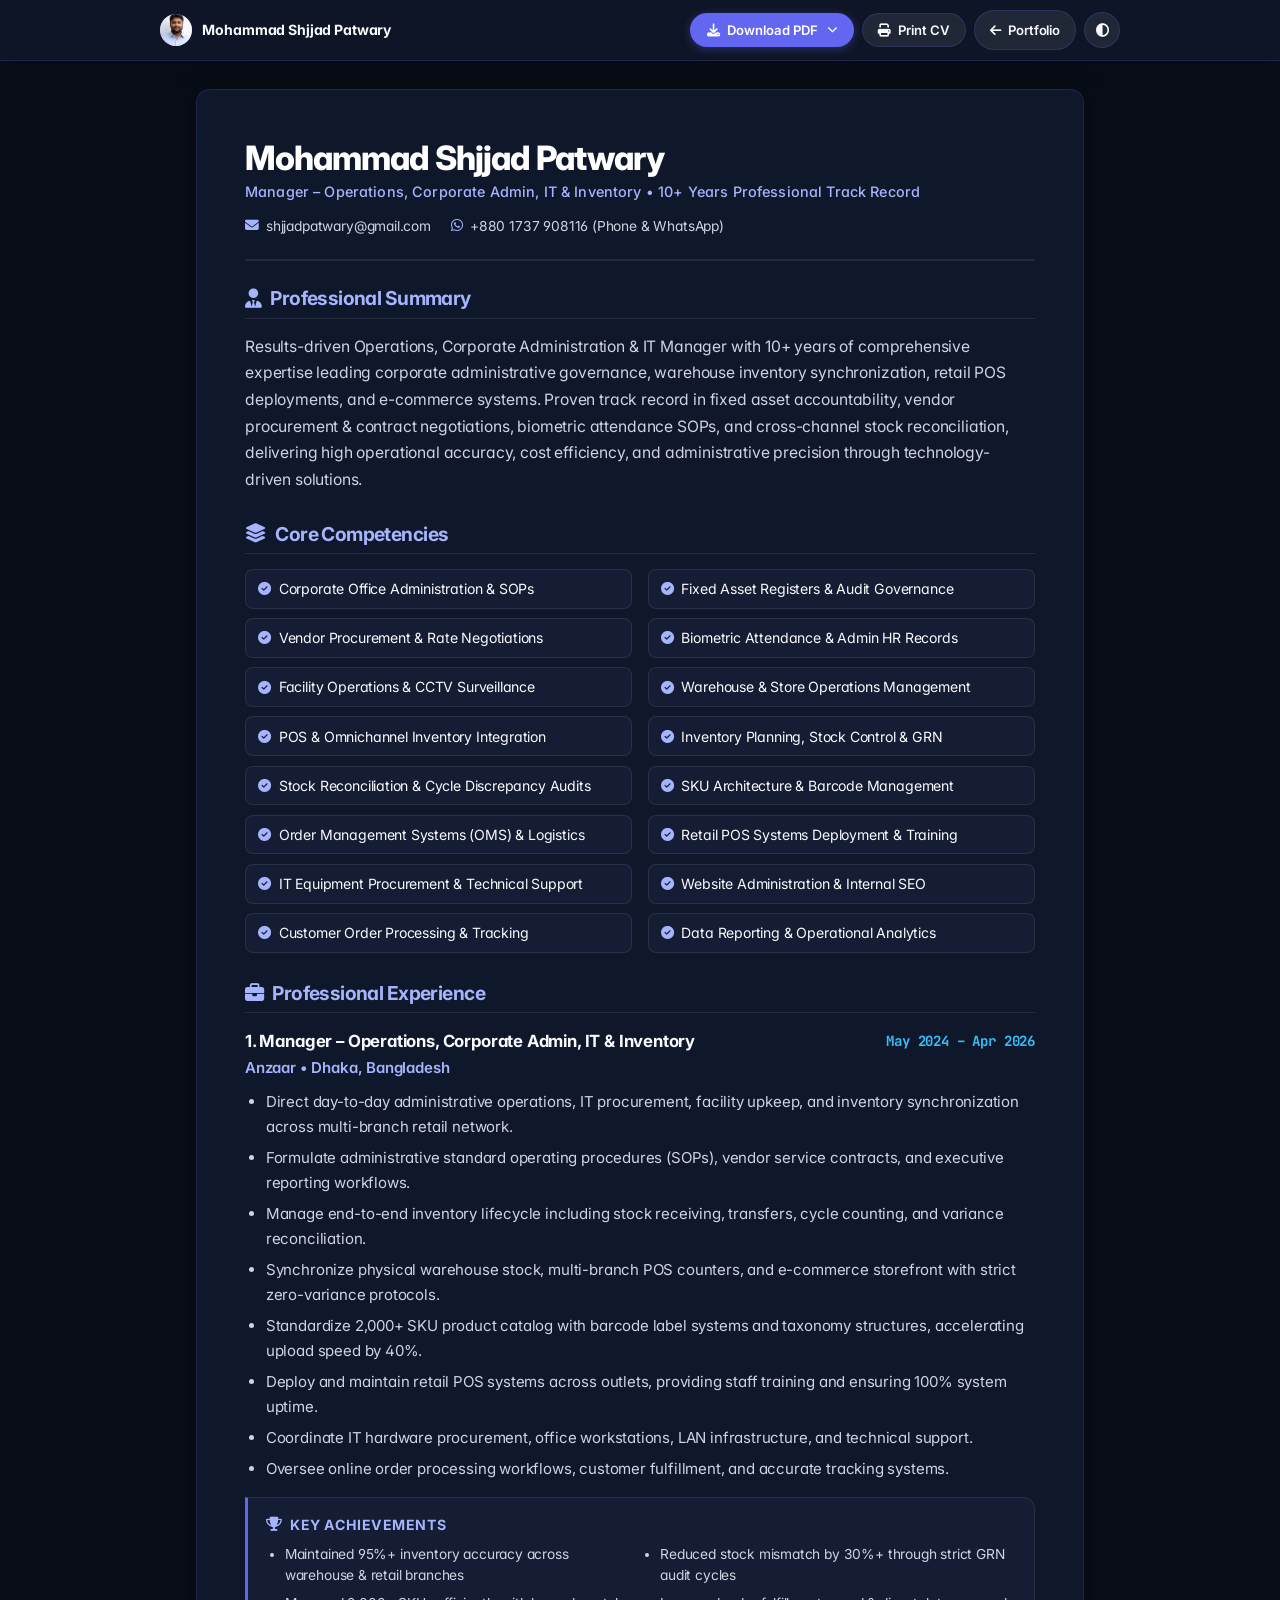
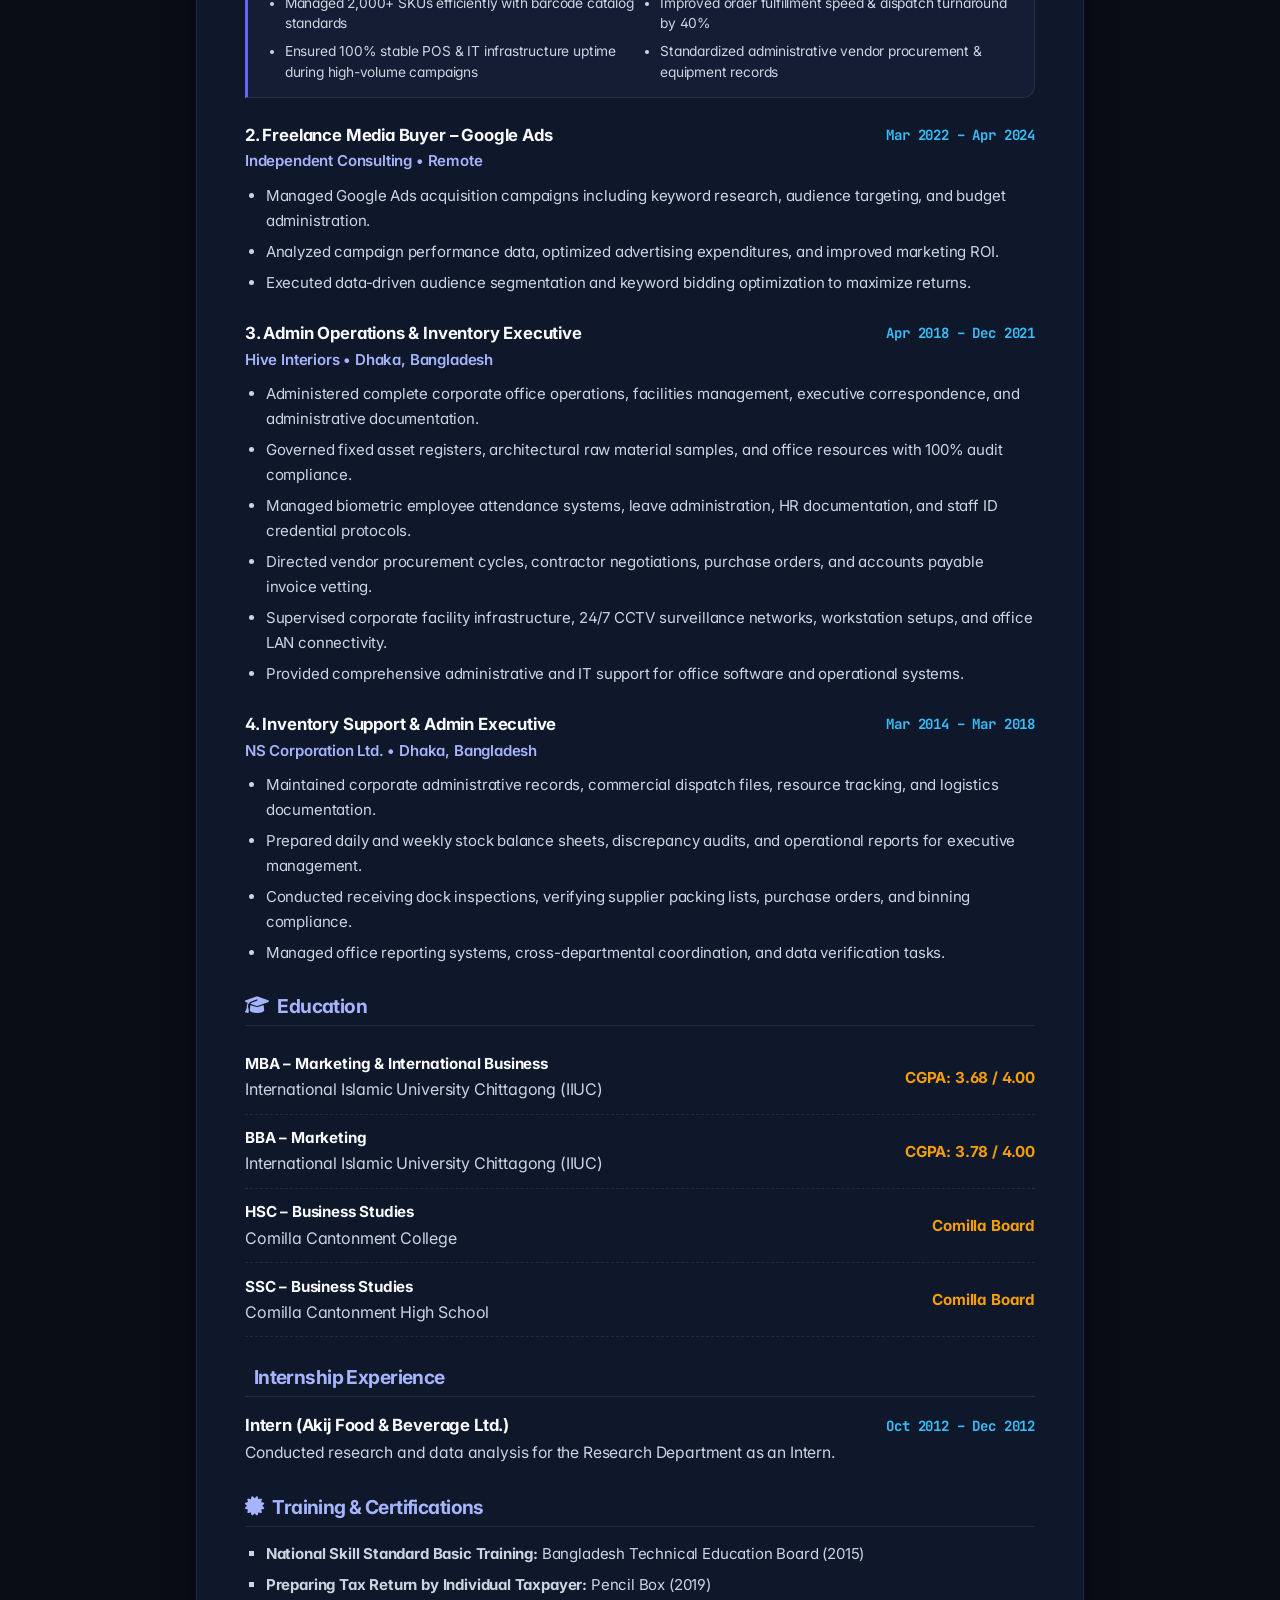
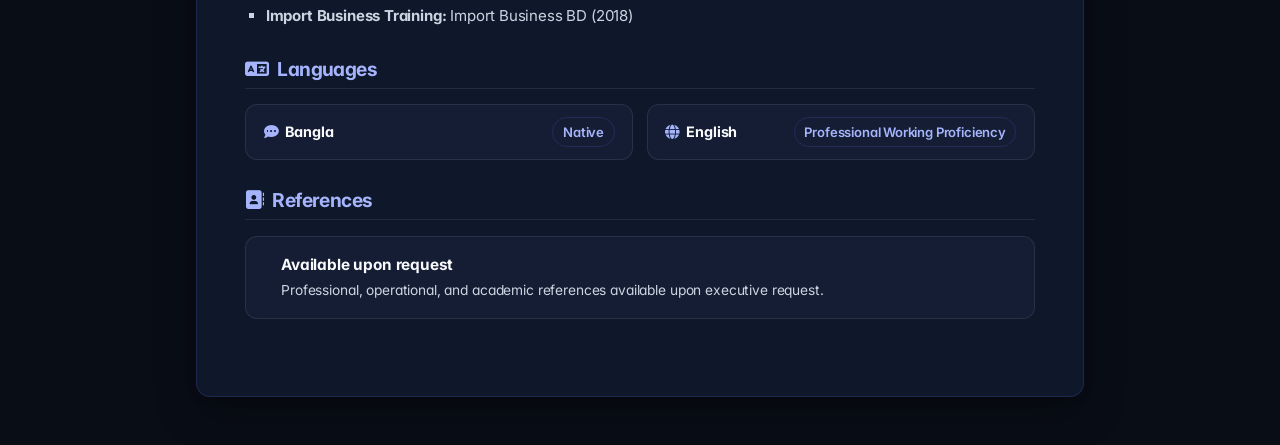
<file: cv-no-photo.html>
<!DOCTYPE html>
<html lang="en" data-theme="dark">
<head>
  <meta charset="UTF-8" />
  <meta name="viewport" content="width=device-width, initial-scale=1.0, viewport-fit=cover" />
  <title>Mohammad Shjjad Patwary — Executive Curriculum Vitae</title>
  <meta name="description" content="Mohammad Shjjad Patwary | Official Executive Curriculum Vitae — Operations, Corporate Administration, IT & Inventory Management." />
  <meta name="author" content="Mohammad Shjjad Patwary" />

  <!-- Preconnect Fonts -->
  <link rel="preconnect" href="https://fonts.googleapis.com" />
  <link rel="preconnect" href="https://fonts.gstatic.com" crossorigin />
  <link href="https://fonts.googleapis.com/css2?family=Inter:wght@400;500;600;700;800&family=Outfit:wght@600;700;800&family=JetBrains+Mono:wght@500;600&display=swap" rel="stylesheet" />

  <!-- FontAwesome -->
  <link rel="stylesheet" href="https://cdnjs.cloudflare.com/ajax/libs/font-awesome/6.4.0/css/all.min.css" />

  <!-- Base stylesheet -->
  <link rel="stylesheet" href="style.css" />

  <style>
    /* ─── STANDALONE EXECUTIVE CV VIEW STYLES ───────────────────── */
    :root {
      --cv-bg: #090d16;
      --cv-paper-bg: #0f172a;
      --cv-toolbar-bg: rgba(15, 23, 42, 0.88);
      --cv-border-color: rgba(99, 102, 241, 0.2);
    }

    [data-theme="light"] {
      --cv-bg: #f1f5f9;
      --cv-paper-bg: #ffffff;
      --cv-toolbar-bg: rgba(255, 255, 255, 0.92);
      --cv-border-color: rgba(203, 213, 225, 0.8);
    }

    body.cv-page-body {
      background-color: var(--cv-bg);
      color: var(--c-text);
      font-family: 'Inter', -apple-system, BlinkMacSystemFont, sans-serif;
      min-height: 100vh;
      margin: 0;
      padding: 0;
      display: flex;
      flex-direction: column;
      align-items: center;
    }

    /* Fixed Top Action Toolbar */
    .cv-top-toolbar {
      position: sticky;
      top: 0;
      left: 0;
      width: 100%;
      z-index: 100;
      background: var(--cv-toolbar-bg);
      backdrop-filter: blur(16px);
      -webkit-backdrop-filter: blur(16px);
      border-bottom: 1px solid var(--cv-border-color);
      box-shadow: 0 4px 20px rgba(0, 0, 0, 0.15);
      padding: 0.65rem 1rem;
      box-sizing: border-box;
    }

    .cv-toolbar-inner {
      max-width: 960px;
      margin: 0 auto;
      display: flex;
      align-items: center;
      justify-content: space-between;
      gap: 0.75rem;
    }

    .cv-toolbar-brand {
      display: flex;
      align-items: center;
      gap: 0.65rem;
      text-decoration: none;
      color: inherit;
    }

    .cv-toolbar-brand .logo-badge {
      width: 32px;
      height: 32px;
      border-radius: 8px;
      background: var(--grad-primary);
      display: flex;
      align-items: center;
      justify-content: center;
      color: #ffffff;
      font-weight: 800;
      font-size: 0.85rem;
    }

    .cv-toolbar-brand span {
      font-size: 0.88rem;
      font-weight: 700;
      color: var(--c-text);
      letter-spacing: -0.01em;
    }

    .cv-toolbar-actions {
      display: flex;
      align-items: center;
      gap: 0.5rem;
      flex-wrap: wrap;
    }

    .cv-tool-btn {
      display: inline-flex;
      align-items: center;
      justify-content: center;
      gap: 0.45rem;
      padding: 0.48rem 0.95rem;
      border-radius: var(--radius-full);
      font-size: 0.82rem;
      font-weight: 600;
      cursor: pointer;
      text-decoration: none;
      transition: all 0.2s ease;
      white-space: nowrap;
      border: 1px solid transparent;
      box-sizing: border-box;
    }

    .cv-tool-btn.btn-primary {
      background: var(--c-primary);
      color: #ffffff;
      box-shadow: 0 2px 10px rgba(99, 102, 241, 0.35);
    }

    .cv-tool-btn.btn-primary:hover {
      background: var(--c-primary-light);
      transform: translateY(-1px);
    }

    .cv-tool-btn.btn-secondary {
      background: rgba(255, 255, 255, 0.08);
      border-color: var(--cv-border-color);
      color: var(--c-text);
    }

    .cv-tool-btn.btn-secondary:hover {
      background: rgba(255, 255, 255, 0.16);
      color: #ffffff;
    }

    [data-theme="light"] .cv-tool-btn.btn-secondary {
      background: rgba(0, 0, 0, 0.04);
      color: #1e293b;
    }

    .cv-tool-btn.btn-share {
      background: rgba(147, 51, 234, 0.14);
      border-color: rgba(147, 51, 234, 0.35);
      color: #c084fc;
    }

    .cv-tool-btn.btn-share:hover {
      background: #9333ea;
      color: #ffffff;
    }

    [data-theme="light"] .cv-tool-btn.btn-share {
      background: rgba(147, 51, 234, 0.1);
      color: #7e22ce;
    }

    .cv-tool-btn.btn-theme {
      width: 36px;
      height: 36px;
      padding: 0;
      border-radius: 50%;
    }

    /* CV Document Paper Presentation */
    .cv-paper-wrapper {
      width: 100%;
      max-width: 920px;
      margin: 1.75rem auto 3rem;
      padding: 0 1rem;
      box-sizing: border-box;
    }

    .cv-standalone-paper {
      background: var(--cv-paper-bg);
      border-radius: 14px;
      border: 1px solid var(--cv-border-color);
      box-shadow: 0 16px 40px rgba(0, 0, 0, 0.28), 0 2px 8px rgba(0, 0, 0, 0.15);
      padding: clamp(1.5rem, 3.8vw, 3rem);
      box-sizing: border-box;
    }

    [data-theme="light"] .cv-standalone-paper {
      background: #ffffff;
      box-shadow: 0 12px 36px rgba(0, 0, 0, 0.08), 0 1px 4px rgba(0, 0, 0, 0.04);
    }

    /* Lightbox Modal */
    .cv-lightbox {
      position: fixed;
      inset: 0;
      background: rgba(0, 0, 0, 0.85);
      backdrop-filter: blur(8px);
      -webkit-backdrop-filter: blur(8px);
      z-index: 10000;
      display: none;
      align-items: center;
      justify-content: center;
      padding: 1rem;
    }

    .cv-lightbox.open {
      display: flex;
    }

    .cv-lightbox img {
      max-width: 90vw;
      max-height: 85vh;
      border-radius: 12px;
      border: 2px solid rgba(255, 255, 255, 0.3);
      box-shadow: 0 20px 60px rgba(0, 0, 0, 0.6);
      object-fit: contain;
    }

    .cv-lightbox-close {
      position: absolute;
      top: 1.5rem;
      right: 1.5rem;
      width: 40px;
      height: 40px;
      border-radius: 50%;
      background: rgba(255, 255, 255, 0.15);
      border: 1px solid rgba(255, 255, 255, 0.3);
      color: #ffffff;
      font-size: 1.25rem;
      display: flex;
      align-items: center;
      justify-content: center;
      cursor: pointer;
      transition: background 0.2s;
    }

    .cv-lightbox-close:hover {
      background: rgba(255, 255, 255, 0.3);
    }

    /* Print Styles: Exact match with Print CV */
    @media print {
      html, body, body.cv-page-body {
        background: #ffffff !important;
        color: #1e293b !important;
        padding: 0 !important;
        margin: 0 !important;
        width: 100% !important;
        height: auto !important;
      }

      .cv-top-toolbar,
      .cv-lightbox,
      .toast-notification {
        display: none !important;
      }

      .cv-paper-wrapper {
        margin: 0 !important;
        padding: 0 !important;
        max-width: 100% !important;
        width: 100% !important;
        display: block !important;
        visibility: visible !important;
      }

      .cv-standalone-paper,
      .resume-paper {
        background: #ffffff !important;
        border: none !important;
        box-shadow: none !important;
        padding: 0 !important;
        margin: 0 !important;
        border-radius: 0 !important;
        width: 100% !important;
        display: block !important;
        visibility: visible !important;
      }

      .resume-paper,
      .resume-paper * {
        visibility: visible !important;
      }

      @page {
        size: A4 portrait;
        margin: 10mm 12mm 10mm 12mm;
      }
    }

    @media (max-width: 640px) {
      .cv-toolbar-inner {
        flex-direction: column;
        align-items: stretch;
      }
      .cv-toolbar-actions {
        justify-content: center;
      }
      .cv-tool-btn {
        flex: 1 1 calc(50% - 0.5rem);
        font-size: 0.76rem;
        padding: 0.45rem 0.6rem;
      }
    }
  </style>
  <style>
    .cv-avatar-col { display: none !important; }
  </style>
</head>
<body class="cv-page-body">

  <!-- Top Executive Action Toolbar -->
  <header class="cv-top-toolbar">
    <div class="cv-toolbar-inner">
      <a href="index.html" class="cv-toolbar-brand" title="Return to Portfolio">
        <div class="logo-badge" style="border-radius: 50%; overflow: hidden; padding: 0;">
          <img src="profile.jpg" alt="Mohammad Shjjad Patwary" style="width:100%;height:100%;object-fit:cover;object-position:center 10%;display:block;" />
        </div>
        <span>Mohammad Shjjad Patwary</span>
      </a>

      <div class="cv-toolbar-actions">
        <div class="cv-dropdown-wrapper">
          <button class="cv-tool-btn btn-primary cv-dropdown-toggle" id="cv-dl-btn" type="button" aria-expanded="false" aria-haspopup="true" title="Download Official Executive CV (PDF)">
            <i class="fas fa-download"></i> <span>Download PDF</span> <i class="fas fa-chevron-down cv-caret"></i>
          </button>
          <div class="cv-dropdown-menu" id="cv-dropdown">
            <div class="cv-dropdown-header">
              <div class="cv-dropdown-title-group">
                <i class="fas fa-file-arrow-down"></i>
                <span class="cv-dropdown-title">Download CV</span>
              </div>
              <button type="button" class="cv-dropdown-close-btn" aria-label="Close menu" title="Close">
                <i class="fas fa-xmark"></i>
              </button>
            </div>
            <a href="Mohammad_Shjjad_Patwary_Executive_CV.pdf" download="Mohammad_Shjjad_Patwary_Executive_CV.pdf" class="cv-dropdown-item direct-download-link" id="cv-with-photo">
              <i class="fas fa-id-badge"></i>
              <div class="dropdown-item-text">
                <strong>With Photo</strong>
                <span>Executive format with portrait</span>
              </div>
            </a>
            <a href="Mohammad_Shjjad_Patwary_Executive_CV_No_Photo.pdf" download="Mohammad_Shjjad_Patwary_Executive_CV_No_Photo.pdf" class="cv-dropdown-item direct-download-link" id="cv-no-photo">
              <i class="fas fa-file-alt"></i>
              <div class="dropdown-item-text">
                <strong>Without Photo</strong>
                <span>ATS-friendly clean format</span>
              </div>
            </a>
          </div>
        </div>
        <button class="cv-tool-btn btn-secondary" onclick="printCleanCv()" title="Print CV (A4 ATS Standard)">
          <i class="fas fa-print"></i> Print CV
        </button>
        <a href="index.html" class="cv-tool-btn btn-secondary" title="View Full Interactive Portfolio">
          <i class="fas fa-arrow-left"></i> Portfolio
        </a>
        <button class="cv-tool-btn btn-secondary btn-theme" id="cv-theme-toggle" aria-label="Toggle Theme">
          <i class="fas fa-circle-half-stroke"></i>
        </button>
      </div>
    </div>
  </header>

  <!-- Document Paper Container -->
  <div class="cv-paper-wrapper">
    <div class="cv-standalone-paper resume-paper" id="printable-resume">

      <!-- Resume Header -->
      <div class="cv-header">
        <div class="cv-header-flex">
          <div class="cv-name-col">
            <h1 class="cv-name">Mohammad Shjjad Patwary</h1>
            <p class="cv-tagline">Manager – Operations, Corporate Admin, IT &amp; Inventory &bull; 10+ Years Professional Track Record</p>
            <div class="cv-meta-links">
              <span><i class="fas fa-envelope"></i> shjjadpatwary@gmail.com</span>
              <a href="https://wa.me/8801737908116" target="_blank" rel="noopener"><i class="fab fa-whatsapp"></i> +880 1737 908116 (Phone &amp; WhatsApp)</a>
            </div>
          </div>
          <div class="cv-avatar-col">
            <button class="cv-avatar-btn" id="cv-avatar-btn" type="button" aria-label="View Full Portrait" title="Click to view full portrait">
              <img src="profile.jpg" alt="Mohammad Shjjad Patwary" class="cv-avatar-img" />
              <span class="cv-avatar-zoom-badge" aria-hidden="true"><i class="fas fa-magnifying-glass-plus"></i></span>
            </button>
          </div>
        </div>
      </div>

      <!-- Professional Summary -->
      <div class="cv-section">
        <h3 class="cv-section-title"><i class="fas fa-user-tie"></i> Professional Summary</h3>
        <p class="cv-text">
          Results-driven Operations, Corporate Administration &amp; IT Manager with 10+ years of comprehensive expertise leading corporate administrative governance, warehouse inventory synchronization, retail POS deployments, and e-commerce systems. Proven track record in fixed asset accountability, vendor procurement &amp; contract negotiations, biometric attendance SOPs, and cross-channel stock reconciliation, delivering high operational accuracy, cost efficiency, and administrative precision through technology-driven solutions.
        </p>
      </div>

      <!-- Core Competencies -->
      <div class="cv-section">
        <h3 class="cv-section-title"><i class="fas fa-layer-group"></i> Core Competencies</h3>
        <div class="cv-competencies-grid">
          <div class="cv-competency-item"><i class="fas fa-check-circle"></i> Corporate Office Administration &amp; SOPs</div>
          <div class="cv-competency-item"><i class="fas fa-check-circle"></i> Fixed Asset Registers &amp; Audit Governance</div>
          <div class="cv-competency-item"><i class="fas fa-check-circle"></i> Vendor Procurement &amp; Rate Negotiations</div>
          <div class="cv-competency-item"><i class="fas fa-check-circle"></i> Biometric Attendance &amp; Admin HR Records</div>
          <div class="cv-competency-item"><i class="fas fa-check-circle"></i> Facility Operations &amp; CCTV Surveillance</div>
          <div class="cv-competency-item"><i class="fas fa-check-circle"></i> Warehouse &amp; Store Operations Management</div>
          <div class="cv-competency-item"><i class="fas fa-check-circle"></i> POS &amp; Omnichannel Inventory Integration</div>
          <div class="cv-competency-item"><i class="fas fa-check-circle"></i> Inventory Planning, Stock Control &amp; GRN</div>
          <div class="cv-competency-item"><i class="fas fa-check-circle"></i> Stock Reconciliation &amp; Cycle Discrepancy Audits</div>
          <div class="cv-competency-item"><i class="fas fa-check-circle"></i> SKU Architecture &amp; Barcode Management</div>
          <div class="cv-competency-item"><i class="fas fa-check-circle"></i> Order Management Systems (OMS) &amp; Logistics</div>
          <div class="cv-competency-item"><i class="fas fa-check-circle"></i> Retail POS Systems Deployment &amp; Training</div>
          <div class="cv-competency-item"><i class="fas fa-check-circle"></i> IT Equipment Procurement &amp; Technical Support</div>
          <div class="cv-competency-item"><i class="fas fa-check-circle"></i> Website Administration &amp; Internal SEO</div>
          <div class="cv-competency-item"><i class="fas fa-check-circle"></i> Customer Order Processing &amp; Tracking</div>
          <div class="cv-competency-item"><i class="fas fa-check-circle"></i> Data Reporting &amp; Operational Analytics</div>
        </div>
      </div>

      <!-- Professional Experience -->
      <div class="cv-section">
        <h3 class="cv-section-title"><i class="fas fa-briefcase"></i> Professional Experience</h3>

        <!-- Role 1 -->
        <div class="cv-job">
          <div class="cv-job-header">
            <span class="cv-job-title">1. Manager – Operations, Corporate Admin, IT &amp; Inventory</span>
            <span class="cv-job-date">May 2024 – Apr 2026</span>
          </div>
          <div class="cv-job-company">Anzaar &bull; Dhaka, Bangladesh</div>
          <ul class="cv-bullet-list">
            <li>Direct day-to-day administrative operations, IT procurement, facility upkeep, and inventory synchronization across multi-branch retail network.</li>
            <li>Formulate administrative standard operating procedures (SOPs), vendor service contracts, and executive reporting workflows.</li>
            <li>Manage end-to-end inventory lifecycle including stock receiving, transfers, cycle counting, and variance reconciliation.</li>
            <li>Synchronize physical warehouse stock, multi-branch POS counters, and e-commerce storefront with strict zero-variance protocols.</li>
            <li>Standardize 2,000+ SKU product catalog with barcode label systems and taxonomy structures, accelerating upload speed by 40%.</li>
            <li>Deploy and maintain retail POS systems across outlets, providing staff training and ensuring 100% system uptime.</li>
            <li>Coordinate IT hardware procurement, office workstations, LAN infrastructure, and technical support.</li>
            <li>Oversee online order processing workflows, customer fulfillment, and accurate tracking systems.</li>
          </ul>

          <!-- Key Achievements -->
          <div class="cv-achievements-box">
            <div class="cv-achievements-title"><i class="fas fa-trophy"></i> Key Achievements</div>
            <ul class="cv-achievements-grid">
              <li>Maintained 95%+ inventory accuracy across warehouse &amp; retail branches</li>
              <li>Reduced stock mismatch by 30%+ through strict GRN audit cycles</li>
              <li>Managed 2,000+ SKUs efficiently with barcode catalog standards</li>
              <li>Improved order fulfillment speed &amp; dispatch turnaround by 40%</li>
              <li>Ensured 100% stable POS &amp; IT infrastructure uptime during high-volume campaigns</li>
              <li>Standardized administrative vendor procurement &amp; equipment records</li>
            </ul>
          </div>
        </div>

        <!-- Role 2 -->
        <div class="cv-job">
          <div class="cv-job-header">
            <span class="cv-job-title">2. Freelance Media Buyer – Google Ads</span>
            <span class="cv-job-date">Mar 2022 – Apr 2024</span>
          </div>
          <div class="cv-job-company">Independent Consulting &bull; Remote</div>
          <ul class="cv-bullet-list">
            <li>Managed Google Ads acquisition campaigns including keyword research, audience targeting, and budget administration.</li>
            <li>Analyzed campaign performance data, optimized advertising expenditures, and improved marketing ROI.</li>
            <li>Executed data-driven audience segmentation and keyword bidding optimization to maximize returns.</li>
          </ul>
        </div>

        <!-- Formal Two-Page CV Print Boundary -->
        <div class="cv-page-break" aria-hidden="true"></div>

        <!-- Role 3 -->
        <div class="cv-job">
          <div class="cv-job-header">
            <span class="cv-job-title">3. Admin Operations &amp; Inventory Executive</span>
            <span class="cv-job-date">Apr 2018 – Dec 2021</span>
          </div>
          <div class="cv-job-company">Hive Interiors &bull; Dhaka, Bangladesh</div>
          <ul class="cv-bullet-list">
            <li>Administered complete corporate office operations, facilities management, executive correspondence, and administrative documentation.</li>
            <li>Governed fixed asset registers, architectural raw material samples, and office resources with 100% audit compliance.</li>
            <li>Managed biometric employee attendance systems, leave administration, HR documentation, and staff ID credential protocols.</li>
            <li>Directed vendor procurement cycles, contractor negotiations, purchase orders, and accounts payable invoice vetting.</li>
            <li>Supervised corporate facility infrastructure, 24/7 CCTV surveillance networks, workstation setups, and office LAN connectivity.</li>
            <li>Provided comprehensive administrative and IT support for office software and operational systems.</li>
          </ul>
        </div>

        <!-- Role 4 -->
        <div class="cv-job">
          <div class="cv-job-header">
            <span class="cv-job-title">4. Inventory Support &amp; Admin Executive</span>
            <span class="cv-job-date">Mar 2014 – Mar 2018</span>
          </div>
          <div class="cv-job-company">NS Corporation Ltd. &bull; Dhaka, Bangladesh</div>
          <ul class="cv-bullet-list">
            <li>Maintained corporate administrative records, commercial dispatch files, resource tracking, and logistics documentation.</li>
            <li>Prepared daily and weekly stock balance sheets, discrepancy audits, and operational reports for executive management.</li>
            <li>Conducted receiving dock inspections, verifying supplier packing lists, purchase orders, and binning compliance.</li>
            <li>Managed office reporting systems, cross-departmental coordination, and data verification tasks.</li>
          </ul>
        </div>

      </div>

      <!-- Education -->
      <div class="cv-section">
        <h3 class="cv-section-title"><i class="fas fa-graduation-cap"></i> Education</h3>
        <div class="cv-edu-row">
          <div>
            <strong>MBA – Marketing &amp; International Business</strong>
            <p>International Islamic University Chittagong (IIUC)</p>
          </div>
          <div class="cv-edu-meta"><strong>CGPA: 3.68 / 4.00</strong></div>
        </div>
        <div class="cv-edu-row">
          <div>
            <strong>BBA – Marketing</strong>
            <p>International Islamic University Chittagong (IIUC)</p>
          </div>
          <div class="cv-edu-meta"><strong>CGPA: 3.78 / 4.00</strong></div>
        </div>
        <div class="cv-edu-row">
          <div>
            <strong>HSC – Business Studies</strong>
            <p>Comilla Cantonment College</p>
          </div>
          <div class="cv-edu-meta"><span>Comilla Board</span></div>
        </div>
        <div class="cv-edu-row">
          <div>
            <strong>SSC – Business Studies</strong>
            <p>Comilla Cantonment High School</p>
          </div>
          <div class="cv-edu-meta"><span>Comilla Board</span></div>
        </div>
      </div>

      <!-- Internship Experience -->
      <div class="cv-section">
        <h3 class="cv-section-title"><i class="fas fa-briefcase-blank"></i> Internship Experience</h3>
        <div class="cv-job">
          <div class="cv-job-header">
            <span class="cv-job-title">Intern (Akij Food &amp; Beverage Ltd.)</span>
            <span class="cv-job-date">Oct 2012 – Dec 2012</span>
          </div>
          <p class="cv-text">
            Conducted research and data analysis for the Research Department as an Intern.
          </p>
        </div>
      </div>

      <!-- Training & Certifications -->
      <div class="cv-section">
        <h3 class="cv-section-title"><i class="fas fa-certificate"></i> Training &amp; Certifications</h3>
        <ul class="cv-cert-list">
          <li><strong>National Skill Standard Basic Training:</strong> Bangladesh Technical Education Board (2015)</li>
          <li><strong>Preparing Tax Return by Individual Taxpayer:</strong> Pencil Box (2019)</li>
          <li><strong>Import Business Training:</strong> Import Business BD (2018)</li>
        </ul>
      </div>

      <!-- Languages -->
      <div class="cv-section">
        <h3 class="cv-section-title"><i class="fas fa-language"></i> Languages</h3>
        <div class="cv-lang-grid">
          <div class="cv-lang-card">
            <span class="cv-lang-name"><i class="fas fa-comment-dots"></i> Bangla</span>
            <span class="cv-lang-level">Native</span>
          </div>
          <div class="cv-lang-card">
            <span class="cv-lang-name"><i class="fas fa-globe"></i> English</span>
            <span class="cv-lang-level">Professional Working Proficiency</span>
          </div>
        </div>
      </div>

      <!-- References -->
      <div class="cv-section">
        <h3 class="cv-section-title"><i class="fas fa-address-book"></i> References</h3>
        <div class="cv-ref-card">
          <i class="fas fa-shield-check"></i>
          <div>
            <strong>Available upon request</strong>
            <p>Professional, operational, and academic references available upon executive request.</p>
          </div>
        </div>
      </div>

    </div>
  </div>

  <!-- Portrait Lightbox -->
  <div class="cv-lightbox" id="lightbox">
    <button class="cv-lightbox-close" id="lightbox-close" aria-label="Close Portrait"><i class="fas fa-xmark"></i></button>
    <img src="profile.jpg" alt="Mohammad Shjjad Patwary" />
  </div>

  <div class="toast-notification" id="toast" role="status" aria-live="polite"></div>

  <script>
    // Theme Management
    const themeToggle = document.getElementById('cv-theme-toggle');
    function applyTheme(theme) {
      document.documentElement.setAttribute('data-theme', theme);
      localStorage.setItem('theme', theme);
    }
    const savedTheme = localStorage.getItem('theme') || 'dark';
    applyTheme(savedTheme);

    themeToggle?.addEventListener('click', () => {
      const current = document.documentElement.getAttribute('data-theme') || 'dark';
      applyTheme(current === 'dark' ? 'light' : 'dark');
    });

    // Toast
    function showToast(msg) {
      const toast = document.getElementById('toast');
      if (!toast) return;
      toast.textContent = msg;
      toast.classList.add('show');
      setTimeout(() => toast.classList.remove('show'), 2600);
    }


    // CV Download Dropdown
    const cvDropdownToggle = document.getElementById('cv-dl-btn');
    const cvDropdownWrapper = cvDropdownToggle?.closest('.cv-dropdown-wrapper');
    const cvDropdownClose = cvDropdownWrapper?.querySelector('.cv-dropdown-close-btn');

    cvDropdownToggle?.addEventListener('click', (e) => {
      e.stopPropagation();
      cvDropdownWrapper?.classList.remove('dismissed');
      cvDropdownWrapper?.classList.toggle('open');
      cvDropdownToggle.setAttribute('aria-expanded', cvDropdownWrapper?.classList.contains('open') ? 'true' : 'false');
    });

    cvDropdownClose?.addEventListener('click', (e) => {
      e.stopPropagation();
      cvDropdownWrapper?.classList.remove('open');
      cvDropdownWrapper?.classList.add('dismissed');
      cvDropdownToggle?.setAttribute('aria-expanded', 'false');
    });

    cvDropdownWrapper?.addEventListener('mouseleave', () => {
      cvDropdownWrapper.classList.remove('dismissed');
    });

    document.addEventListener('click', (e) => {
      if (!e.target.closest('.cv-dropdown-wrapper')) {
        cvDropdownWrapper?.classList.remove('open');
        cvDropdownToggle?.setAttribute('aria-expanded', 'false');
      }
    });

    function printCleanCv() {
      const orig = document.title;
      document.title = ' ';
      window.print();
      setTimeout(() => { document.title = orig; }, 1200);
    }

    // Lightbox
    const avatarBtn = document.getElementById('cv-avatar-btn');
    const lightbox = document.getElementById('lightbox');
    const lightboxClose = document.getElementById('lightbox-close');

    avatarBtn?.addEventListener('click', (e) => {
      e.preventDefault();
      lightbox?.classList.add('open');
    });
    lightboxClose?.addEventListener('click', () => lightbox?.classList.remove('open'));
    lightbox?.addEventListener('click', (e) => {
      if (e.target === lightbox) lightbox.classList.remove('open');
    });
    document.addEventListener('keydown', (e) => {
      if (e.key === 'Escape') {
        lightbox?.classList.remove('open');
        cvDropdownWrapper?.classList.remove('open');
      }
    });
  </script>
</body>
</html>
</file>
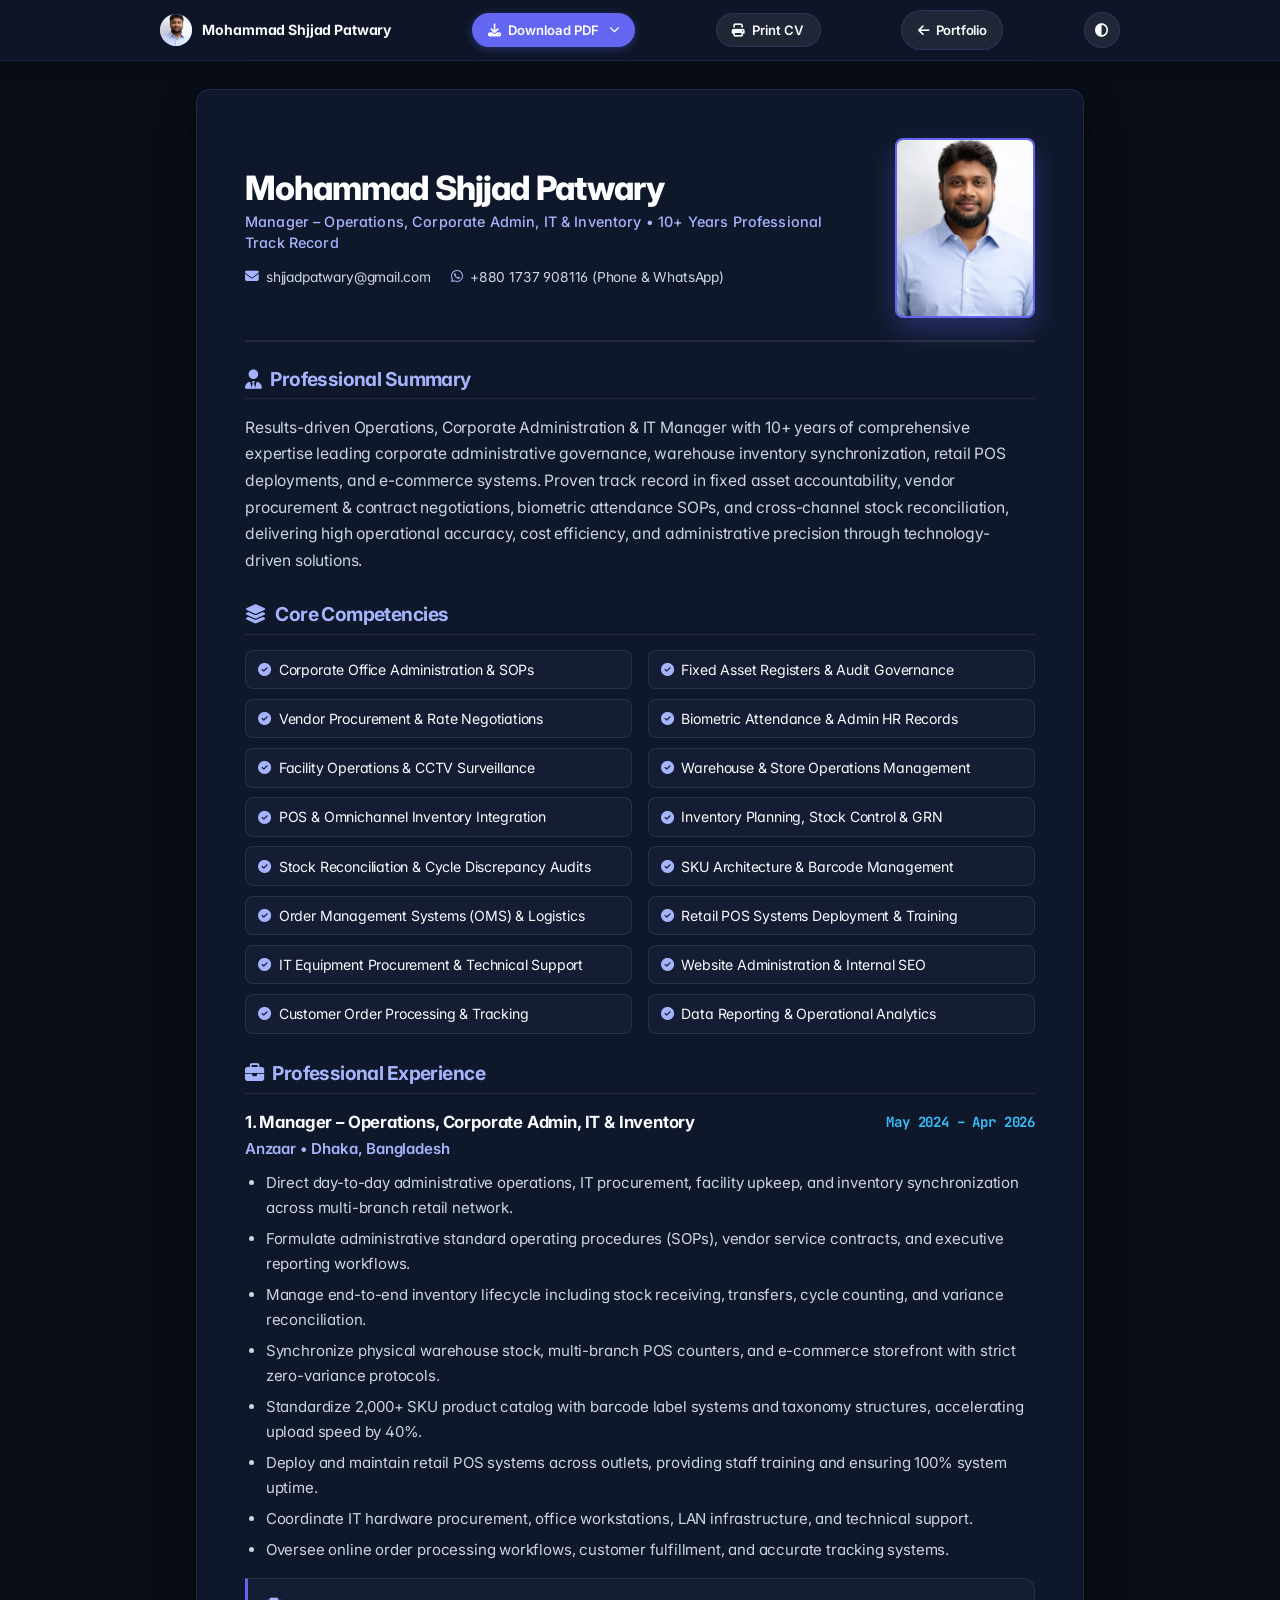
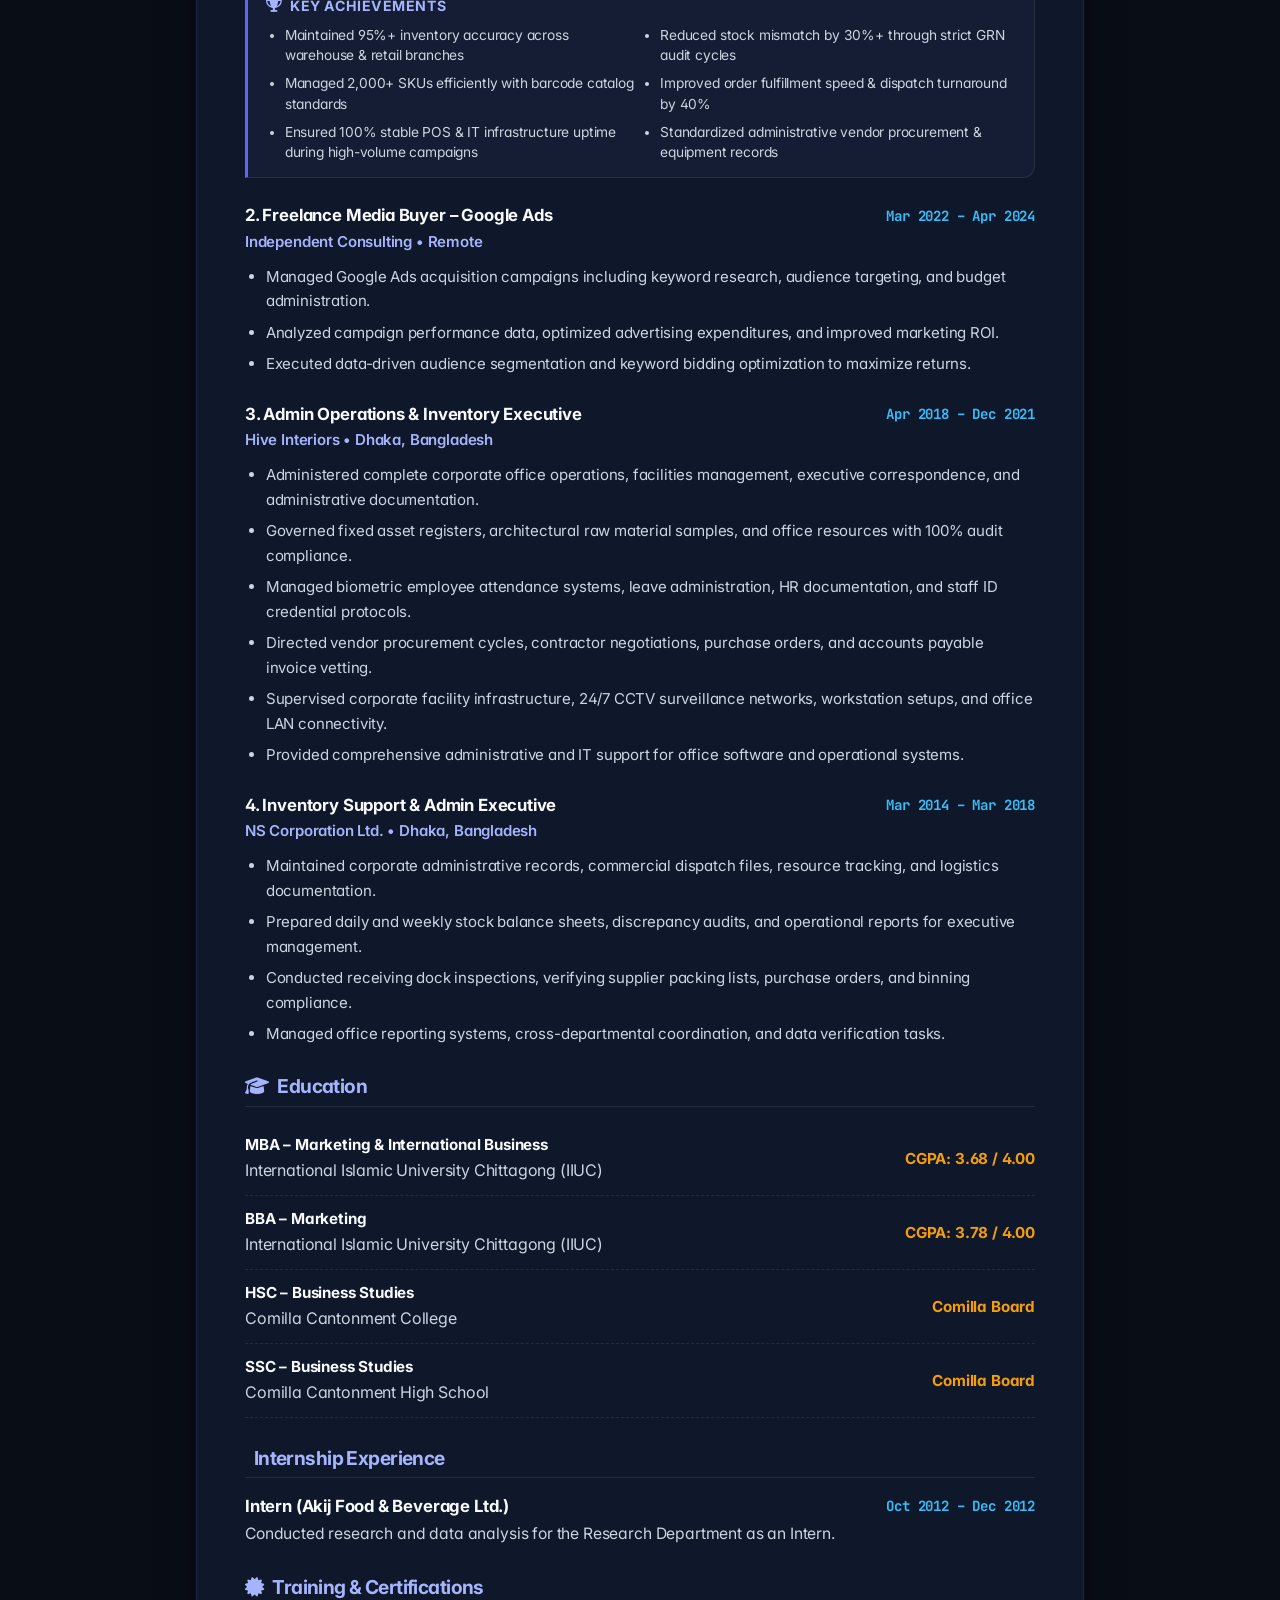
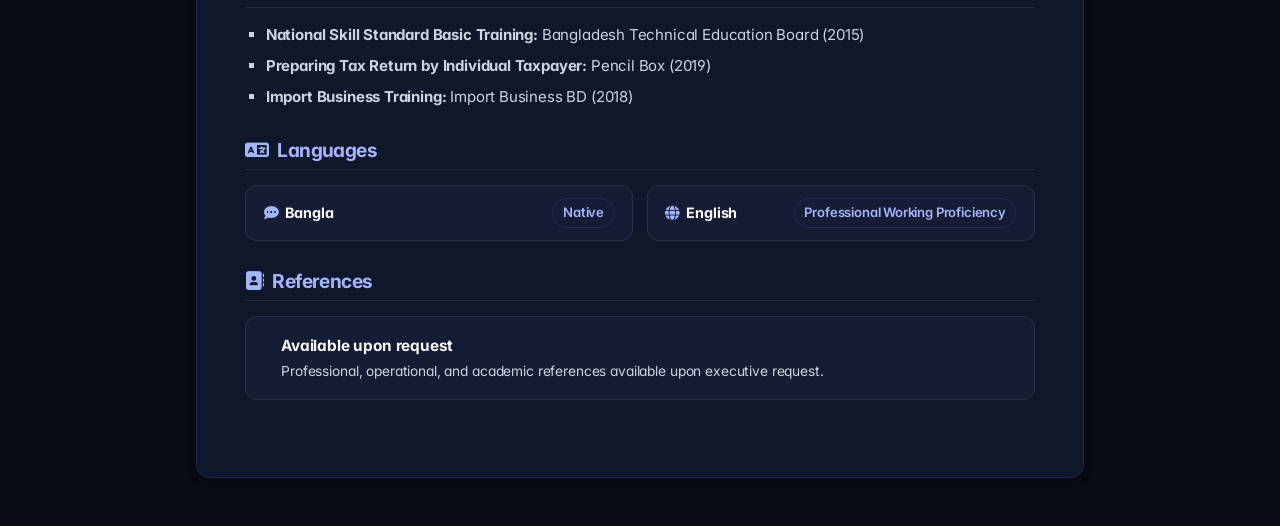
<file: cv.html>
<!DOCTYPE html>
<html lang="en" data-theme="dark">
<head>
  <meta charset="UTF-8" />
  <meta name="viewport" content="width=device-width, initial-scale=1.0, viewport-fit=cover" />
  <title>Mohammad Shjjad Patwary — Executive Curriculum Vitae</title>
  <meta name="description" content="Mohammad Shjjad Patwary | Official Executive Curriculum Vitae — Operations, Corporate Administration, IT & Inventory Management." />
  <meta name="author" content="Mohammad Shjjad Patwary" />

  <!-- Preconnect Fonts -->
  <link rel="preconnect" href="https://fonts.googleapis.com" />
  <link rel="preconnect" href="https://fonts.gstatic.com" crossorigin />
  <link href="https://fonts.googleapis.com/css2?family=Inter:wght@400;500;600;700;800&family=Outfit:wght@600;700;800&family=JetBrains+Mono:wght@500;600&display=swap" rel="stylesheet" />

  <!-- FontAwesome -->
  <link rel="stylesheet" href="https://cdnjs.cloudflare.com/ajax/libs/font-awesome/6.4.0/css/all.min.css" />

  <!-- Base stylesheet -->
  <link rel="stylesheet" href="style.css" />

  <style>
    /* ─── STANDALONE EXECUTIVE CV VIEW STYLES ───────────────────── */
    :root {
      --cv-bg: #090d16;
      --cv-paper-bg: #0f172a;
      --cv-toolbar-bg: rgba(15, 23, 42, 0.88);
      --cv-border-color: rgba(99, 102, 241, 0.2);
    }

    [data-theme="light"] {
      --cv-bg: #f1f5f9;
      --cv-paper-bg: #ffffff;
      --cv-toolbar-bg: rgba(255, 255, 255, 0.92);
      --cv-border-color: rgba(203, 213, 225, 0.8);
    }

    body.cv-page-body {
      background-color: var(--cv-bg);
      color: var(--c-text);
      font-family: 'Inter', -apple-system, BlinkMacSystemFont, sans-serif;
      min-height: 100vh;
      margin: 0;
      padding: 0;
      display: flex;
      flex-direction: column;
      align-items: center;
    }

    /* Fixed Top Action Toolbar */
    .cv-top-toolbar {
      position: sticky;
      top: 0;
      left: 0;
      width: 100%;
      z-index: 100;
      background: var(--cv-toolbar-bg);
      backdrop-filter: blur(16px);
      -webkit-backdrop-filter: blur(16px);
      border-bottom: 1px solid var(--cv-border-color);
      box-shadow: 0 4px 20px rgba(0, 0, 0, 0.15);
      padding: 0.65rem 1rem;
      box-sizing: border-box;
    }

    .cv-toolbar-inner {
      max-width: 960px;
      margin: 0 auto;
      display: flex;
      align-items: center;
      justify-content: space-between;
      gap: 0.75rem;
    }

    .cv-toolbar-brand {
      display: flex;
      align-items: center;
      gap: 0.65rem;
      text-decoration: none;
      color: inherit;
    }

    .cv-toolbar-brand .logo-badge {
      width: 32px;
      height: 32px;
      border-radius: 8px;
      background: var(--grad-primary);
      display: flex;
      align-items: center;
      justify-content: center;
      color: #ffffff;
      font-weight: 800;
      font-size: 0.85rem;
    }

    .cv-toolbar-brand span {
      font-size: 0.88rem;
      font-weight: 700;
      color: var(--c-text);
      letter-spacing: -0.01em;
    }

    .cv-toolbar-actions {
      display: flex;
      align-items: center;
      gap: 0.5rem;
      flex-wrap: wrap;
    }

    .cv-tool-btn {
      display: inline-flex;
      align-items: center;
      justify-content: center;
      gap: 0.45rem;
      padding: 0.48rem 0.95rem;
      border-radius: var(--radius-full);
      font-size: 0.82rem;
      font-weight: 600;
      cursor: pointer;
      text-decoration: none;
      transition: all 0.2s ease;
      white-space: nowrap;
      border: 1px solid transparent;
      box-sizing: border-box;
    }

    .cv-tool-btn.btn-primary {
      background: var(--c-primary);
      color: #ffffff;
      box-shadow: 0 2px 10px rgba(99, 102, 241, 0.35);
    }

    .cv-tool-btn.btn-primary:hover {
      background: var(--c-primary-light);
      transform: translateY(-1px);
    }

    .cv-tool-btn.btn-secondary {
      background: rgba(255, 255, 255, 0.08);
      border-color: var(--cv-border-color);
      color: var(--c-text);
    }

    .cv-tool-btn.btn-secondary:hover {
      background: rgba(255, 255, 255, 0.16);
      color: #ffffff;
    }

    [data-theme="light"] .cv-tool-btn.btn-secondary {
      background: rgba(0, 0, 0, 0.04);
      color: #1e293b;
    }

    .cv-tool-btn.btn-share {
      background: rgba(147, 51, 234, 0.14);
      border-color: rgba(147, 51, 234, 0.35);
      color: #c084fc;
    }

    .cv-tool-btn.btn-share:hover {
      background: #9333ea;
      color: #ffffff;
    }

    [data-theme="light"] .cv-tool-btn.btn-share {
      background: rgba(147, 51, 234, 0.1);
      color: #7e22ce;
    }

    .cv-tool-btn.btn-theme {
      width: 36px;
      height: 36px;
      padding: 0;
      border-radius: 50%;
    }

    /* CV Document Paper Presentation */
    .cv-paper-wrapper {
      width: 100%;
      max-width: 920px;
      margin: 1.75rem auto 3rem;
      padding: 0 1rem;
      box-sizing: border-box;
    }

    .cv-standalone-paper {
      background: var(--cv-paper-bg);
      border-radius: 14px;
      border: 1px solid var(--cv-border-color);
      box-shadow: 0 16px 40px rgba(0, 0, 0, 0.28), 0 2px 8px rgba(0, 0, 0, 0.15);
      padding: clamp(1.5rem, 3.8vw, 3rem);
      box-sizing: border-box;
    }

    [data-theme="light"] .cv-standalone-paper {
      background: #ffffff;
      box-shadow: 0 12px 36px rgba(0, 0, 0, 0.08), 0 1px 4px rgba(0, 0, 0, 0.04);
    }

    /* Lightbox Modal */
    .cv-lightbox {
      position: fixed;
      inset: 0;
      background: rgba(0, 0, 0, 0.85);
      backdrop-filter: blur(8px);
      -webkit-backdrop-filter: blur(8px);
      z-index: 10000;
      display: none;
      align-items: center;
      justify-content: center;
      padding: 1rem;
    }

    .cv-lightbox.open {
      display: flex;
    }

    .cv-lightbox img {
      max-width: 90vw;
      max-height: 85vh;
      border-radius: 12px;
      border: 2px solid rgba(255, 255, 255, 0.3);
      box-shadow: 0 20px 60px rgba(0, 0, 0, 0.6);
      object-fit: contain;
    }

    .cv-lightbox-close {
      position: absolute;
      top: 1.5rem;
      right: 1.5rem;
      width: 40px;
      height: 40px;
      border-radius: 50%;
      background: rgba(255, 255, 255, 0.15);
      border: 1px solid rgba(255, 255, 255, 0.3);
      color: #ffffff;
      font-size: 1.25rem;
      display: flex;
      align-items: center;
      justify-content: center;
      cursor: pointer;
      transition: background 0.2s;
    }

    .cv-lightbox-close:hover {
      background: rgba(255, 255, 255, 0.3);
    }

    /* Print Styles: Exact match with Print CV */
    @media print {
      html, body, body.cv-page-body {
        background: #ffffff !important;
        color: #1e293b !important;
        padding: 0 !important;
        margin: 0 !important;
        width: 100% !important;
        height: auto !important;
      }

      .cv-top-toolbar,
      .cv-lightbox,
      .toast-notification {
        display: none !important;
      }

      .cv-paper-wrapper {
        margin: 0 !important;
        padding: 0 !important;
        max-width: 100% !important;
        width: 100% !important;
        display: block !important;
        visibility: visible !important;
      }

      .cv-standalone-paper,
      .resume-paper {
        background: #ffffff !important;
        border: none !important;
        box-shadow: none !important;
        padding: 0 !important;
        margin: 0 !important;
        border-radius: 0 !important;
        width: 100% !important;
        display: block !important;
        visibility: visible !important;
      }

      .resume-paper,
      .resume-paper * {
        visibility: visible !important;
      }

      @page {
        size: A4 portrait;
        margin: 10mm 12mm 10mm 12mm;
      }
    }

    @media (max-width: 640px) {
      .cv-toolbar-inner {
        flex-direction: column;
        align-items: stretch;
      }
      .cv-toolbar-actions {
        justify-content: center;
      }
      .cv-tool-btn {
        flex: 1 1 calc(50% - 0.5rem);
        font-size: 0.76rem;
        padding: 0.45rem 0.6rem;
      }
    }
  </style>
</head>
<body class="cv-page-body">

  <!-- Top Executive Action Toolbar -->
  <header class="cv-top-toolbar">
    <div class="cv-toolbar-inner">
      <a href="index.html" class="cv-toolbar-brand" title="Return to Portfolio">
        <div class="logo-badge" style="border-radius: 50%; overflow: hidden; padding: 0;">
          <img src="profile.jpg" alt="Mohammad Shjjad Patwary" style="width:100%;height:100%;object-fit:cover;object-position:center 10%;display:block;" />
        </div>
        <span>Mohammad Shjjad Patwary</span>
      </a>

        <div class="cv-dropdown-wrapper">
          <button class="cv-tool-btn btn-primary cv-dropdown-toggle" id="cv-dl-btn" type="button" aria-expanded="false" aria-haspopup="true" title="Download Official Executive CV (PDF)">
            <i class="fas fa-download"></i> <span>Download PDF</span> <i class="fas fa-chevron-down cv-caret"></i>
          </button>
          <div class="cv-dropdown-menu" id="cv-dropdown">
            <div class="cv-dropdown-header">
              <div class="cv-dropdown-title-group">
                <i class="fas fa-file-arrow-down"></i>
                <span class="cv-dropdown-title">Download CV</span>
              </div>
              <button type="button" class="cv-dropdown-close-btn" aria-label="Close menu" title="Close">
                <i class="fas fa-xmark"></i>
              </button>
            </div>
            <a href="Mohammad_Shjjad_Patwary_Executive_CV.pdf" download="Mohammad_Shjjad_Patwary_Executive_CV.pdf" class="cv-dropdown-item direct-download-link" id="cv-with-photo">
              <i class="fas fa-id-badge"></i>
              <div class="dropdown-item-text">
                <strong>With Photo</strong>
                <span>Executive format with portrait</span>
              </div>
            </a>
            <a href="Mohammad_Shjjad_Patwary_Executive_CV_No_Photo.pdf" download="Mohammad_Shjjad_Patwary_Executive_CV_No_Photo.pdf" class="cv-dropdown-item direct-download-link" id="cv-no-photo">
              <i class="fas fa-file-alt"></i>
              <div class="dropdown-item-text">
                <strong>Without Photo</strong>
                <span>ATS-friendly clean format</span>
              </div>
            </a>
          </div>
        </div>
        <button class="cv-tool-btn btn-secondary" onclick="printCleanCv()" title="Print CV (A4 ATS Standard)">
          <i class="fas fa-print"></i> Print CV
        </button>
        <a href="index.html" class="cv-tool-btn btn-secondary" title="View Full Interactive Portfolio">
          <i class="fas fa-arrow-left"></i> Portfolio
        </a>
        <button class="cv-tool-btn btn-secondary btn-theme" id="cv-theme-toggle" aria-label="Toggle Theme">
          <i class="fas fa-circle-half-stroke"></i>
        </button>
      </div>
    </div>
  </header>

  <!-- Document Paper Container -->
  <div class="cv-paper-wrapper">
    <div class="cv-standalone-paper resume-paper" id="printable-resume">

      <!-- Resume Header -->
      <div class="cv-header">
        <div class="cv-header-flex">
          <div class="cv-name-col">
            <h1 class="cv-name">Mohammad Shjjad Patwary</h1>
            <p class="cv-tagline">Manager – Operations, Corporate Admin, IT &amp; Inventory &bull; 10+ Years Professional Track Record</p>
            <div class="cv-meta-links">
              <span><i class="fas fa-envelope"></i> shjjadpatwary@gmail.com</span>
              <a href="https://wa.me/8801737908116" target="_blank" rel="noopener"><i class="fab fa-whatsapp"></i> +880 1737 908116 (Phone &amp; WhatsApp)</a>
            </div>
          </div>
          <div class="cv-avatar-col">
            <button class="cv-avatar-btn" id="cv-avatar-btn" type="button" aria-label="View Full Portrait" title="Click to view full portrait">
              <img src="profile.jpg" alt="Mohammad Shjjad Patwary" class="cv-avatar-img" />
              <span class="cv-avatar-zoom-badge" aria-hidden="true"><i class="fas fa-magnifying-glass-plus"></i></span>
            </button>
          </div>
        </div>
      </div>

      <!-- Professional Summary -->
      <div class="cv-section">
        <h3 class="cv-section-title"><i class="fas fa-user-tie"></i> Professional Summary</h3>
        <p class="cv-text">
          Results-driven Operations, Corporate Administration &amp; IT Manager with 10+ years of comprehensive expertise leading corporate administrative governance, warehouse inventory synchronization, retail POS deployments, and e-commerce systems. Proven track record in fixed asset accountability, vendor procurement &amp; contract negotiations, biometric attendance SOPs, and cross-channel stock reconciliation, delivering high operational accuracy, cost efficiency, and administrative precision through technology-driven solutions.
        </p>
      </div>

      <!-- Core Competencies -->
      <div class="cv-section">
        <h3 class="cv-section-title"><i class="fas fa-layer-group"></i> Core Competencies</h3>
        <div class="cv-competencies-grid">
          <div class="cv-competency-item"><i class="fas fa-check-circle"></i> Corporate Office Administration &amp; SOPs</div>
          <div class="cv-competency-item"><i class="fas fa-check-circle"></i> Fixed Asset Registers &amp; Audit Governance</div>
          <div class="cv-competency-item"><i class="fas fa-check-circle"></i> Vendor Procurement &amp; Rate Negotiations</div>
          <div class="cv-competency-item"><i class="fas fa-check-circle"></i> Biometric Attendance &amp; Admin HR Records</div>
          <div class="cv-competency-item"><i class="fas fa-check-circle"></i> Facility Operations &amp; CCTV Surveillance</div>
          <div class="cv-competency-item"><i class="fas fa-check-circle"></i> Warehouse &amp; Store Operations Management</div>
          <div class="cv-competency-item"><i class="fas fa-check-circle"></i> POS &amp; Omnichannel Inventory Integration</div>
          <div class="cv-competency-item"><i class="fas fa-check-circle"></i> Inventory Planning, Stock Control &amp; GRN</div>
          <div class="cv-competency-item"><i class="fas fa-check-circle"></i> Stock Reconciliation &amp; Cycle Discrepancy Audits</div>
          <div class="cv-competency-item"><i class="fas fa-check-circle"></i> SKU Architecture &amp; Barcode Management</div>
          <div class="cv-competency-item"><i class="fas fa-check-circle"></i> Order Management Systems (OMS) &amp; Logistics</div>
          <div class="cv-competency-item"><i class="fas fa-check-circle"></i> Retail POS Systems Deployment &amp; Training</div>
          <div class="cv-competency-item"><i class="fas fa-check-circle"></i> IT Equipment Procurement &amp; Technical Support</div>
          <div class="cv-competency-item"><i class="fas fa-check-circle"></i> Website Administration &amp; Internal SEO</div>
          <div class="cv-competency-item"><i class="fas fa-check-circle"></i> Customer Order Processing &amp; Tracking</div>
          <div class="cv-competency-item"><i class="fas fa-check-circle"></i> Data Reporting &amp; Operational Analytics</div>
        </div>
      </div>

      <!-- Professional Experience -->
      <div class="cv-section">
        <h3 class="cv-section-title"><i class="fas fa-briefcase"></i> Professional Experience</h3>

        <!-- Role 1 -->
        <div class="cv-job">
          <div class="cv-job-header">
            <span class="cv-job-title">1. Manager – Operations, Corporate Admin, IT &amp; Inventory</span>
            <span class="cv-job-date">May 2024 – Apr 2026</span>
          </div>
          <div class="cv-job-company">Anzaar &bull; Dhaka, Bangladesh</div>
          <ul class="cv-bullet-list">
            <li>Direct day-to-day administrative operations, IT procurement, facility upkeep, and inventory synchronization across multi-branch retail network.</li>
            <li>Formulate administrative standard operating procedures (SOPs), vendor service contracts, and executive reporting workflows.</li>
            <li>Manage end-to-end inventory lifecycle including stock receiving, transfers, cycle counting, and variance reconciliation.</li>
            <li>Synchronize physical warehouse stock, multi-branch POS counters, and e-commerce storefront with strict zero-variance protocols.</li>
            <li>Standardize 2,000+ SKU product catalog with barcode label systems and taxonomy structures, accelerating upload speed by 40%.</li>
            <li>Deploy and maintain retail POS systems across outlets, providing staff training and ensuring 100% system uptime.</li>
            <li>Coordinate IT hardware procurement, office workstations, LAN infrastructure, and technical support.</li>
            <li>Oversee online order processing workflows, customer fulfillment, and accurate tracking systems.</li>
          </ul>

          <!-- Key Achievements -->
          <div class="cv-achievements-box">
            <div class="cv-achievements-title"><i class="fas fa-trophy"></i> Key Achievements</div>
            <ul class="cv-achievements-grid">
              <li>Maintained 95%+ inventory accuracy across warehouse &amp; retail branches</li>
              <li>Reduced stock mismatch by 30%+ through strict GRN audit cycles</li>
              <li>Managed 2,000+ SKUs efficiently with barcode catalog standards</li>
              <li>Improved order fulfillment speed &amp; dispatch turnaround by 40%</li>
              <li>Ensured 100% stable POS &amp; IT infrastructure uptime during high-volume campaigns</li>
              <li>Standardized administrative vendor procurement &amp; equipment records</li>
            </ul>
          </div>
        </div>

        <!-- Role 2 -->
        <div class="cv-job">
          <div class="cv-job-header">
            <span class="cv-job-title">2. Freelance Media Buyer – Google Ads</span>
            <span class="cv-job-date">Mar 2022 – Apr 2024</span>
          </div>
          <div class="cv-job-company">Independent Consulting &bull; Remote</div>
          <ul class="cv-bullet-list">
            <li>Managed Google Ads acquisition campaigns including keyword research, audience targeting, and budget administration.</li>
            <li>Analyzed campaign performance data, optimized advertising expenditures, and improved marketing ROI.</li>
            <li>Executed data-driven audience segmentation and keyword bidding optimization to maximize returns.</li>
          </ul>
        </div>

        <!-- Formal Two-Page CV Print Boundary -->
        <div class="cv-page-break" aria-hidden="true"></div>

        <!-- Role 3 -->
        <div class="cv-job">
          <div class="cv-job-header">
            <span class="cv-job-title">3. Admin Operations &amp; Inventory Executive</span>
            <span class="cv-job-date">Apr 2018 – Dec 2021</span>
          </div>
          <div class="cv-job-company">Hive Interiors &bull; Dhaka, Bangladesh</div>
          <ul class="cv-bullet-list">
            <li>Administered complete corporate office operations, facilities management, executive correspondence, and administrative documentation.</li>
            <li>Governed fixed asset registers, architectural raw material samples, and office resources with 100% audit compliance.</li>
            <li>Managed biometric employee attendance systems, leave administration, HR documentation, and staff ID credential protocols.</li>
            <li>Directed vendor procurement cycles, contractor negotiations, purchase orders, and accounts payable invoice vetting.</li>
            <li>Supervised corporate facility infrastructure, 24/7 CCTV surveillance networks, workstation setups, and office LAN connectivity.</li>
            <li>Provided comprehensive administrative and IT support for office software and operational systems.</li>
          </ul>
        </div>

        <!-- Role 4 -->
        <div class="cv-job">
          <div class="cv-job-header">
            <span class="cv-job-title">4. Inventory Support &amp; Admin Executive</span>
            <span class="cv-job-date">Mar 2014 – Mar 2018</span>
          </div>
          <div class="cv-job-company">NS Corporation Ltd. &bull; Dhaka, Bangladesh</div>
          <ul class="cv-bullet-list">
            <li>Maintained corporate administrative records, commercial dispatch files, resource tracking, and logistics documentation.</li>
            <li>Prepared daily and weekly stock balance sheets, discrepancy audits, and operational reports for executive management.</li>
            <li>Conducted receiving dock inspections, verifying supplier packing lists, purchase orders, and binning compliance.</li>
            <li>Managed office reporting systems, cross-departmental coordination, and data verification tasks.</li>
          </ul>
        </div>

      </div>

      <!-- Education -->
      <div class="cv-section">
        <h3 class="cv-section-title"><i class="fas fa-graduation-cap"></i> Education</h3>
        <div class="cv-edu-row">
          <div>
            <strong>MBA – Marketing &amp; International Business</strong>
            <p>International Islamic University Chittagong (IIUC)</p>
          </div>
          <div class="cv-edu-meta"><strong>CGPA: 3.68 / 4.00</strong></div>
        </div>
        <div class="cv-edu-row">
          <div>
            <strong>BBA – Marketing</strong>
            <p>International Islamic University Chittagong (IIUC)</p>
          </div>
          <div class="cv-edu-meta"><strong>CGPA: 3.78 / 4.00</strong></div>
        </div>
        <div class="cv-edu-row">
          <div>
            <strong>HSC – Business Studies</strong>
            <p>Comilla Cantonment College</p>
          </div>
          <div class="cv-edu-meta"><span>Comilla Board</span></div>
        </div>
        <div class="cv-edu-row">
          <div>
            <strong>SSC – Business Studies</strong>
            <p>Comilla Cantonment High School</p>
          </div>
          <div class="cv-edu-meta"><span>Comilla Board</span></div>
        </div>
      </div>

      <!-- Internship Experience -->
      <div class="cv-section">
        <h3 class="cv-section-title"><i class="fas fa-briefcase-blank"></i> Internship Experience</h3>
        <div class="cv-job">
          <div class="cv-job-header">
            <span class="cv-job-title">Intern (Akij Food &amp; Beverage Ltd.)</span>
            <span class="cv-job-date">Oct 2012 – Dec 2012</span>
          </div>
          <p class="cv-text">
            Conducted research and data analysis for the Research Department as an Intern.
          </p>
        </div>
      </div>

      <!-- Training & Certifications -->
      <div class="cv-section">
        <h3 class="cv-section-title"><i class="fas fa-certificate"></i> Training &amp; Certifications</h3>
        <ul class="cv-cert-list">
          <li><strong>National Skill Standard Basic Training:</strong> Bangladesh Technical Education Board (2015)</li>
          <li><strong>Preparing Tax Return by Individual Taxpayer:</strong> Pencil Box (2019)</li>
          <li><strong>Import Business Training:</strong> Import Business BD (2018)</li>
        </ul>
      </div>

      <!-- Languages -->
      <div class="cv-section">
        <h3 class="cv-section-title"><i class="fas fa-language"></i> Languages</h3>
        <div class="cv-lang-grid">
          <div class="cv-lang-card">
            <span class="cv-lang-name"><i class="fas fa-comment-dots"></i> Bangla</span>
            <span class="cv-lang-level">Native</span>
          </div>
          <div class="cv-lang-card">
            <span class="cv-lang-name"><i class="fas fa-globe"></i> English</span>
            <span class="cv-lang-level">Professional Working Proficiency</span>
          </div>
        </div>
      </div>

      <!-- References -->
      <div class="cv-section">
        <h3 class="cv-section-title"><i class="fas fa-address-book"></i> References</h3>
        <div class="cv-ref-card">
          <i class="fas fa-shield-check"></i>
          <div>
            <strong>Available upon request</strong>
            <p>Professional, operational, and academic references available upon executive request.</p>
          </div>
        </div>
      </div>

    </div>
  </div>

  <!-- Portrait Lightbox -->
  <div class="cv-lightbox" id="lightbox">
    <button class="cv-lightbox-close" id="lightbox-close" aria-label="Close Portrait"><i class="fas fa-xmark"></i></button>
    <img src="profile.jpg" alt="Mohammad Shjjad Patwary" />
  </div>

  <div class="toast-notification" id="toast" role="status" aria-live="polite"></div>

  <script>
    // Theme Management
    const themeToggle = document.getElementById('cv-theme-toggle');
    function applyTheme(theme) {
      document.documentElement.setAttribute('data-theme', theme);
      localStorage.setItem('theme', theme);
    }
    const savedTheme = localStorage.getItem('theme') || 'dark';
    applyTheme(savedTheme);

    themeToggle?.addEventListener('click', () => {
      const current = document.documentElement.getAttribute('data-theme') || 'dark';
      applyTheme(current === 'dark' ? 'light' : 'dark');
    });

    // Toast
    function showToast(msg) {
      const toast = document.getElementById('toast');
      if (!toast) return;
      toast.textContent = msg;
      toast.classList.add('show');
      setTimeout(() => toast.classList.remove('show'), 2600);
    }


    // CV Download Dropdown
    const cvDropdownToggle = document.getElementById('cv-dl-btn');
    const cvDropdownWrapper = cvDropdownToggle?.closest('.cv-dropdown-wrapper');
    const cvDropdownClose = cvDropdownWrapper?.querySelector('.cv-dropdown-close-btn');

    cvDropdownToggle?.addEventListener('click', (e) => {
      e.stopPropagation();
      cvDropdownWrapper?.classList.remove('dismissed');
      cvDropdownWrapper?.classList.toggle('open');
      cvDropdownToggle.setAttribute('aria-expanded', cvDropdownWrapper?.classList.contains('open') ? 'true' : 'false');
    });

    cvDropdownClose?.addEventListener('click', (e) => {
      e.stopPropagation();
      cvDropdownWrapper?.classList.remove('open');
      cvDropdownWrapper?.classList.add('dismissed');
      cvDropdownToggle?.setAttribute('aria-expanded', 'false');
    });

    cvDropdownWrapper?.addEventListener('mouseleave', () => {
      cvDropdownWrapper.classList.remove('dismissed');
    });

    document.addEventListener('click', (e) => {
      if (!e.target.closest('.cv-dropdown-wrapper')) {
        cvDropdownWrapper?.classList.remove('open');
        cvDropdownToggle?.setAttribute('aria-expanded', 'false');
      }
    });

    function printCleanCv() {
      const orig = document.title;
      document.title = ' ';
      window.print();
      setTimeout(() => { document.title = orig; }, 1200);
    }

    // Lightbox
    const avatarBtn = document.getElementById('cv-avatar-btn');
    const lightbox = document.getElementById('lightbox');
    const lightboxClose = document.getElementById('lightbox-close');

    avatarBtn?.addEventListener('click', (e) => {
      e.preventDefault();
      lightbox?.classList.add('open');
    });
    lightboxClose?.addEventListener('click', () => lightbox?.classList.remove('open'));
    lightbox?.addEventListener('click', (e) => {
      if (e.target === lightbox) lightbox.classList.remove('open');
    });
    document.addEventListener('keydown', (e) => {
      if (e.key === 'Escape') {
        lightbox?.classList.remove('open');
        cvDropdownWrapper?.classList.remove('open');
      }
    });
  </script>
</body>
</html>
</file>
<file: style.css>
/* ═════════════════════════════════════════════════════════════════
   MOHAMMAD SHJJAD PATWARY — EXECUTIVE PORTFOLIO STYLESHEET
   Design Language: Razor-Sharp Modern UI (Inter Font + High-Contrast)
   ═════════════════════════════════════════════════════════════════ */

/* ─── 1. DESIGN TOKENS & SYSTEM VARIABLES ────────────────────── */
:root {
  /* Modern Sleek Obsidian Dark Palette (Primary / Default) */
  --c-bg:            #080c14;
  --c-surface:       #0e1526;
  --c-surface-2:     #141d33;
  --c-surface-3:     #1c2844;
  --c-card-bg:       rgba(14, 21, 38, 0.78);
  --c-border:        rgba(255, 255, 255, 0.085);
  --c-border-hover:  rgba(99, 102, 241, 0.5);
  --c-border-glow:   rgba(99, 102, 241, 0.4);

  /* Text Colors — Ultra Crisp High Contrast */
  --c-text:          #f8fafc; /* Pure slate-50 */
  --c-muted:         #cbd5e1; /* Slate-300 */
  --c-faint:         #94a3b8; /* Slate-400 */

  /* Modern Tech Accent Colors */
  --c-primary:       #6366f1; /* Electric Indigo */
  --c-primary-light: #a5b4fc;
  --c-accent:        #38bdf8; /* Cyan Sky */
  --c-emerald:       #10b981; /* Emerald */
  --c-violet:        #8b5cf6;
  --c-wa:            #25d366;
  --c-amber:         #f59e0b;

  /* Gradients */
  --grad-primary:    linear-gradient(135deg, #6366f1 0%, #8b5cf6 50%, #38bdf8 100%);
  --grad-text:       linear-gradient(135deg, #ffffff 0%, #e2e8f0 60%, #a5b4fc 100%);
  --grad-glow:       radial-gradient(ellipse at center, rgba(99, 102, 241, 0.15), transparent 70%);

  /* Shadows — Sleek, Ambient Elevation */
  --shadow-sm:       0 2px 8px rgba(0, 0, 0, 0.35);
  --shadow-md:       0 8px 24px -2px rgba(0, 0, 0, 0.45), 0 2px 6px -1px rgba(0, 0, 0, 0.25);
  --shadow-lg:       0 18px 48px -4px rgba(0, 0, 0, 0.65);
  --glow-primary:    0 0 28px rgba(99, 102, 241, 0.35);

  /* Spacing & Radii (Compact & Refined) */
  --nav-h:           64px;
  --max-w:           1240px;
  --radius-sm:       8px;
  --radius-md:       12px;
  --radius-lg:       16px;
  --radius-xl:       20px;
  --radius-full:     9999px;

  /* Typography Stacks */
  --font-heading:    'Plus Jakarta Sans', 'Inter', -apple-system, BlinkMacSystemFont, 'Segoe UI', Roboto, sans-serif;
  --font-body:       'Inter', -apple-system, BlinkMacSystemFont, 'Segoe UI', Roboto, sans-serif;
  --font-mono:       'JetBrains Mono', 'SF Mono', Consolas, monospace;

  /* Curves */
  --ease:            cubic-bezier(0.16, 1, 0.3, 1);
  --ease-smooth:     cubic-bezier(0.4, 0, 0.2, 1);
}

/* Light Theme Overrides (Apple & Linear Clean Aesthetic) */
[data-theme="light"] {
  --c-bg:            #f8fafc;
  --c-surface:       #ffffff;
  --c-surface-2:     #f1f5f9;
  --c-surface-3:     #e2e8f0;
  --c-card-bg:       #ffffff;
  --c-border:        #e2e8f0;
  --c-border-hover:  #cbd5e1;
  --c-border-glow:   rgba(37, 99, 235, 0.35);

  --c-text:          #0f172a;
  --c-muted:         #334155;
  --c-faint:         #64748b;

  --c-primary:       #2563eb;
  --c-primary-light: #3b82f6;
  --c-accent:        #0284c7;
  --c-emerald:       #059669;
  --c-violet:        #7c3aed;
  --c-wa:            #16a34a;
  --c-amber:         #d97706;

  --grad-primary:    linear-gradient(135deg, #2563eb 0%, #4f46e5 50%, #0284c7 100%);
  --grad-text:       linear-gradient(135deg, #0f172a 0%, #1e293b 60%, #2563eb 100%);
  --grad-glow:       radial-gradient(ellipse at center, rgba(37, 99, 235, 0.1), transparent 70%);

  --shadow-sm:       0 1px 3px rgba(15, 23, 42, 0.05);
  --shadow-md:       0 4px 16px -1px rgba(15, 23, 42, 0.08), 0 2px 4px -1px rgba(15, 23, 42, 0.04);
  --shadow-lg:       0 16px 36px -4px rgba(15, 23, 42, 0.12);
  --glow-primary:    0 0 24px rgba(37, 99, 235, 0.25);
}

[data-theme="dark"] {
  --c-bg:            #080c14;
  --c-surface:       #0e1526;
  --c-surface-2:     #141d33;
  --c-surface-3:     #1c2844;
  --c-card-bg:       rgba(14, 21, 38, 0.78);
  --c-border:        rgba(255, 255, 255, 0.085);
  --c-border-hover:  rgba(99, 102, 241, 0.5);
  --c-border-glow:   rgba(99, 102, 241, 0.4);

  --c-text:          #f8fafc;
  --c-muted:         #cbd5e1;
  --c-faint:         #94a3b8;

  --c-primary:       #6366f1;
  --c-primary-light: #a5b4fc;
  --c-accent:        #38bdf8;
  --c-emerald:       #10b981;
  --c-violet:        #8b5cf6;
  --c-wa:            #25d366;
  --c-amber:         #f59e0b;

  --grad-primary:    linear-gradient(135deg, #6366f1 0%, #8b5cf6 50%, #38bdf8 100%);
  --grad-text:       linear-gradient(135deg, #ffffff 0%, #e2e8f0 60%, #a5b4fc 100%);
  --shadow-sm:       0 2px 8px rgba(0, 0, 0, 0.35);
  --shadow-md:       0 8px 24px -2px rgba(0, 0, 0, 0.45);
  --shadow-lg:       0 18px 48px -4px rgba(0, 0, 0, 0.65);
  --glow-primary:    0 0 28px rgba(99, 102, 241, 0.35);
}

/* ─── 2. RESET & BASE ELEMENTS ───────────────────────────────── */
*, *::before, *::after {
  margin: 0;
  padding: 0;
  box-sizing: border-box;
  -webkit-tap-highlight-color: transparent;
}

html {
  scroll-behavior: smooth;
  font-size: 16px;
  overflow-x: hidden;
  -webkit-text-size-adjust: 100%;
}

body {
  background-color: var(--c-bg);
  color: var(--c-text);
  font-family: var(--font-body);
  font-size: 1rem;
  line-height: 1.68;
  font-weight: 400;
  letter-spacing: -0.011em;
  overflow-x: hidden;
  transition: background-color 0.3s var(--ease-smooth), color 0.3s var(--ease-smooth);
  -webkit-font-smoothing: antialiased;
  -moz-osx-font-smoothing: grayscale;
  text-rendering: optimizeLegibility;
  font-feature-settings: 'cv02', 'cv03', 'cv04', 'cv11';
}

h1, h2, h3, h4, h5, h6 {
  font-family: var(--font-heading);
  font-weight: 750;
  line-height: 1.2;
  letter-spacing: -0.03em;
  color: var(--c-text);
  text-wrap: balance;
}

p {
  color: var(--c-muted);
  font-size: 1rem;
  line-height: 1.7;
  letter-spacing: -0.01em;
  text-wrap: pretty;
}

a {
  color: inherit;
  text-decoration: none;
  transition: all 0.25s var(--ease-smooth);
}

ul {
  list-style: none;
}

button, input, textarea {
  font-family: inherit;
  font-size: inherit;
  color: inherit;
  background: none;
  border: none;
  outline: none;
}

::selection {
  background: rgba(99, 102, 241, 0.4);
  color: #ffffff;
}

/* ─── 3. UTILITY CLASSES ─────────────────────────────────────── */
.container {
  width: 90%;
  max-width: var(--max-w);
  margin: 0 auto;
}

.gradient-text {
  background: var(--grad-primary);
  -webkit-background-clip: text;
  -webkit-text-fill-color: transparent;
  display: inline-block;
}

.text-highlight {
  color: var(--c-primary-light);
  font-weight: 600;
}

/* ─── 4. SUBTLE AMBIENT BACKGROUND ───────────────────────────── */
.ambient-mesh {
  position: fixed;
  inset: 0;
  pointer-events: none;
  z-index: 0;
  overflow: hidden;
}

.mesh-orb {
  position: absolute;
  border-radius: 50%;
  filter: blur(140px);
  opacity: 0.18;
}

.mesh-1 {
  width: 550px;
  height: 550px;
  top: -100px;
  left: -80px;
  background: var(--c-primary);
}

.mesh-2 {
  width: 480px;
  height: 480px;
  top: 40%;
  right: -100px;
  background: var(--c-accent);
}

.mesh-3 {
  width: 500px;
  height: 500px;
  bottom: 5%;
  left: 20%;
  background: var(--c-violet);
}

/* ─── 5. CUSTOM CURSOR ───────────────────────────────────────── */
@media (pointer: fine) {
  body {
    cursor: default;
  }
  .cursor-dot {
    position: fixed;
    width: 6px;
    height: 6px;
    background: var(--c-primary-light);
    border-radius: 50%;
    pointer-events: none;
    z-index: 10001;
    transform: translate(-50%, -50%);
    transition: opacity 0.2s, transform 0.08s;
  }
  .cursor-ring {
    position: fixed;
    width: 32px;
    height: 32px;
    border: 1.5px solid rgba(165, 180, 252, 0.45);
    border-radius: 50%;
    pointer-events: none;
    z-index: 10000;
    transform: translate(-50%, -50%);
    transition: transform 0.16s var(--ease), width 0.25s, height 0.25s, border-color 0.25s, background-color 0.25s;
  }
  body.cursor-hover .cursor-ring {
    width: 48px;
    height: 48px;
    border-color: var(--c-accent);
    background-color: rgba(56, 189, 248, 0.08);
  }
  body.cursor-hover .cursor-dot {
    transform: translate(-50%, -50%) scale(1.4);
  }
}

.cursor-dot, .cursor-ring {
  display: none;
}
@media (pointer: fine) {
  .cursor-dot, .cursor-ring {
    display: block;
  }
}

/* ─── 6. SCROLL PROGRESS ─────────────────────────────────────── */
.scroll-progress {
  position: fixed;
  top: 0;
  left: 0;
  height: 3px;
  width: 0%;
  background: var(--grad-primary);
  z-index: 10002;
  box-shadow: 0 0 10px rgba(99, 102, 241, 0.6);
  transition: width 0.08s linear;
}

/* ─── 7. EXECUTIVE TOP NAVIGATION BAR ────────────────────────── */
.site-header {
  position: fixed;
  top: 0;
  left: 0;
  width: 100%;
  height: var(--nav-h);
  z-index: 1000;
  background: rgba(8, 12, 20, 0.85);
  backdrop-filter: blur(20px);
  -webkit-backdrop-filter: blur(20px);
  border-bottom: 1px solid var(--c-border);
  transition: all 0.3s var(--ease-smooth);
}

[data-theme="light"] .site-header {
  background: rgba(255, 255, 255, 0.88);
}

.site-header.scrolled {
  background: rgba(8, 12, 20, 0.96);
  border-bottom-color: rgba(99, 102, 241, 0.3);
  box-shadow: 0 4px 20px rgba(0, 0, 0, 0.45);
}

[data-theme="light"] .site-header.scrolled {
  background: rgba(255, 255, 255, 0.96);
  box-shadow: 0 4px 16px rgba(15, 23, 42, 0.08);
}

.nav-container {
  width: 92%;
  max-width: var(--max-w);
  margin: 0 auto;
  height: 100%;
}

.nav {
  display: flex;
  align-items: center;
  justify-content: space-between;
  height: 100%;
}

/* Brand Area */
.nav-brand {
  display: flex;
  align-items: center;
  gap: 0.75rem;
  text-decoration: none;
}

.brand-badge {
  width: 40px;
  height: 40px;
  border-radius: 50%;
  overflow: hidden;
  border: 2px solid var(--c-primary);
  box-shadow: 0 0 12px rgba(99, 102, 241, 0.4);
  transition: transform 0.3s var(--ease), border-color 0.3s var(--ease);
  flex-shrink: 0;
  display: flex;
  align-items: center;
  justify-content: center;
  background: var(--c-surface-2);
  padding: 0;
}

.brand-avatar-img {
  width: 100%;
  height: 100%;
  object-fit: cover;
  object-position: center 10%;
  image-orientation: from-image;
  display: block;
}

.nav-brand:hover .brand-badge {
  transform: scale(1.08);
  border-color: var(--c-primary-light);
}

.brand-monogram {
  display: none;
}

.drawer-avatar {
  width: 40px;
  height: 40px;
  border-radius: 50%;
  overflow: hidden;
  border: 2px solid var(--c-primary);
  flex-shrink: 0;
  display: block;
}

.drawer-avatar-img {
  width: 100%;
  height: 100%;
  object-fit: cover;
  object-position: center 10%;
  display: block;
}

.brand-meta {
  display: flex;
  flex-direction: column;
  gap: 0.1rem;
}

.brand-name-row {
  display: flex;
  align-items: center;
  gap: 0.5rem;
}

.brand-name {
  font-family: 'Inter', sans-serif;
  font-weight: 700;
  font-size: 1.05rem;
  color: #ffffff;
  line-height: 1.2;
}

[data-theme="light"] .brand-name {
  color: #0f172a;
}

.status-indicator {
  display: inline-flex;
  align-items: center;
  justify-content: center;
  width: 14px;
  height: 14px;
  border-radius: 50%;
  background: rgba(52, 211, 153, 0.15);
  border: 1px solid rgba(52, 211, 153, 0.35);
  padding: 0;
}

.status-dot {
  width: 6px;
  height: 6px;
  border-radius: 50%;
  background: var(--c-emerald);
  box-shadow: 0 0 6px var(--c-emerald);
  animation: pulseBeacon 2s infinite ease-in-out;
}

.status-label {
  display: none !important;
}

.brand-role {
  font-size: 0.78rem;
  color: var(--c-muted);
  font-weight: 500;
}

/* Nav Links Island (Positioned to the right alongside actions) */
.nav-links-wrapper {
  margin-left: auto;
  margin-right: 0.75rem;
  background: rgba(20, 29, 51, 0.75);
  border: 1px solid rgba(255, 255, 255, 0.08);
  border-radius: var(--radius-full);
  padding: 0.24rem 0.32rem;
  backdrop-filter: blur(12px);
  -webkit-backdrop-filter: blur(12px);
  box-shadow: inset 0 1px 0 rgba(255, 255, 255, 0.06), 0 2px 10px rgba(0, 0, 0, 0.2);
}

[data-theme="light"] .nav-links-wrapper {
  background: rgba(241, 245, 249, 0.9);
  border-color: rgba(15, 23, 42, 0.08);
  box-shadow: inset 0 1px 0 rgba(255, 255, 255, 0.9), 0 2px 8px rgba(15, 23, 42, 0.04);
}

.nav-links {
  display: flex;
  align-items: center;
  gap: 0.12rem;
}

.nav-link {
  position: relative;
  padding: 0.42rem 0.82rem;
  font-size: 0.84rem;
  font-weight: 500;
  color: var(--c-muted);
  border-radius: var(--radius-full);
  transition: all 0.22s var(--ease-smooth);
  letter-spacing: -0.01em;
}

.nav-link:hover {
  color: #ffffff;
  background: rgba(255, 255, 255, 0.09);
}

[data-theme="light"] .nav-link:hover {
  color: #0f172a;
  background: rgba(0, 0, 0, 0.05);
}

.nav-link.active {
  color: #ffffff !important;
  background: linear-gradient(135deg, var(--c-primary) 0%, #4f46e5 100%);
  font-weight: 600;
  box-shadow: 0 2px 10px rgba(99, 102, 241, 0.4);
}

/* Right Action Buttons */
.nav-actions {
  display: flex;
  align-items: center;
  gap: 0.5rem;
}

.theme-toggle-btn {
  width: 40px;
  height: 40px;
  border-radius: var(--radius-full);
  background: var(--c-surface-2);
  border: 1px solid var(--c-border);
  color: var(--c-text);
  display: inline-flex;
  align-items: center;
  justify-content: center;
  cursor: pointer;
  font-size: 1rem;
  transition: all 0.25s var(--ease);
  position: relative;
}

.theme-toggle-btn:hover {
  border-color: var(--c-primary-light);
  color: var(--c-primary-light);
  transform: scale(1.08);
  box-shadow: 0 0 16px rgba(99, 102, 241, 0.25);
}

#theme-icon {
  display: inline-block;
  transition: transform 0.45s cubic-bezier(0.34, 1.56, 0.64, 1), color 0.25s var(--ease);
}

.nav-shortcut-btn {
  display: inline-flex;
  align-items: center;
  gap: 0.32rem;
  padding: 0.38rem 0.72rem;
  border-radius: var(--radius-full);
  font-size: 0.8rem;
  font-weight: 600;
  text-decoration: none;
  cursor: pointer;
  transition: all 0.25s var(--ease);
  white-space: nowrap;
}

.nav-shortcut-btn.nav-download-btn {
  background: rgba(37, 99, 235, 0.14);
  border: 1px solid rgba(37, 99, 235, 0.35);
  color: var(--c-primary-light);
  font-family: inherit;
}

.nav-shortcut-btn.nav-download-btn:hover {
  background: var(--c-primary);
  color: #ffffff;
  border-color: var(--c-primary);
  transform: translateY(-1px);
  box-shadow: 0 4px 12px rgba(99, 102, 241, 0.35);
}

[data-theme="light"] .nav-shortcut-btn.nav-download-btn {
  background: rgba(37, 99, 235, 0.08);
  color: #1d4ed8;
}

/* ─── CV DOWNLOAD DUAL-OPTION DROPDOWNS ──────────────────────── */
.cv-dropdown-wrapper {
  position: relative;
  display: inline-flex;
}

.cv-dropdown-toggle {
  display: inline-flex;
  align-items: center;
  gap: 0.38rem;
  cursor: pointer;
  border: none;
  font-family: inherit;
}

.cv-dropdown-toggle .cv-caret {
  font-size: 0.65rem;
  margin-left: 0.15rem;
  transition: transform 0.22s var(--ease);
}

.cv-dropdown-wrapper.open .cv-caret,
.cv-dropdown-wrapper:not(.dismissed):hover .cv-caret {
  transform: rotate(180deg);
}

.cv-dropdown-menu {
  position: absolute;
  top: calc(100% + 8px);
  right: 0;
  min-width: 260px;
  background: rgba(14, 21, 38, 0.98);
  backdrop-filter: blur(20px);
  -webkit-backdrop-filter: blur(20px);
  border: 1px solid var(--c-border);
  border-radius: var(--radius-md);
  box-shadow: 0 16px 36px rgba(0, 0, 0, 0.45), 0 0 0 1px rgba(255, 255, 255, 0.06);
  padding: 0.45rem;
  display: none;
  flex-direction: column;
  gap: 0.25rem;
  z-index: 1050;
  pointer-events: none;
  opacity: 0;
  transform: translateY(-6px);
  transition: opacity 0.2s var(--ease), transform 0.2s var(--ease);
}

.cv-dropdown-wrapper.open .cv-dropdown-menu,
.cv-dropdown-wrapper:not(.dismissed):hover .cv-dropdown-menu {
  display: flex;
  pointer-events: auto;
  opacity: 1;
  transform: translateY(0);
}

/* Dropdown Header with Title & Dismiss 'X' Button */
.cv-dropdown-header {
  display: flex;
  align-items: center;
  justify-content: space-between;
  padding: 0.35rem 0.55rem 0.45rem;
  border-bottom: 1px solid var(--c-border);
  margin-bottom: 0.25rem;
}

.cv-dropdown-title-group {
  display: flex;
  align-items: center;
  gap: 0.4rem;
  color: var(--c-text);
}

.cv-dropdown-title-group i {
  font-size: 0.82rem;
  color: var(--c-primary-light);
}

[data-theme="light"] .cv-dropdown-title-group i {
  color: var(--c-primary);
}

.cv-dropdown-title {
  font-size: 0.78rem;
  font-weight: 700;
  letter-spacing: 0.02em;
  text-transform: uppercase;
  color: var(--c-text);
  font-family: var(--font-heading);
}

[data-theme="light"] .cv-dropdown-title {
  color: #0f172a;
}

.cv-dropdown-close-btn {
  width: 22px;
  height: 22px;
  border-radius: 50%;
  border: 1px solid transparent;
  background: rgba(255, 255, 255, 0.08);
  color: var(--c-muted);
  display: flex;
  align-items: center;
  justify-content: center;
  cursor: pointer;
  font-size: 0.72rem;
  transition: all 0.18s var(--ease);
  padding: 0;
}

.cv-dropdown-close-btn:hover {
  background: rgba(239, 68, 68, 0.2);
  color: #ef4444;
  border-color: rgba(239, 68, 68, 0.35);
  transform: scale(1.1);
}

[data-theme="light"] .cv-dropdown-close-btn {
  background: rgba(15, 23, 42, 0.06);
  color: #64748b;
}

[data-theme="light"] .cv-dropdown-close-btn:hover {
  background: rgba(239, 68, 68, 0.12);
  color: #dc2626;
}

/* Button Text Responsive Utilities */
.btn-text-mobile {
  display: none;
}

.btn-text-full {
  display: inline;
}

/* Position alignment overrides */
.dossier-dropdown .cv-dropdown-menu {
  left: 0;
  right: auto;
}

.modal-dropdown .cv-dropdown-menu {
  right: 0;
  left: auto;
}

[data-theme="light"] .cv-dropdown-menu {
  background: rgba(255, 255, 255, 0.98);
  border-color: rgba(15, 23, 42, 0.12);
  box-shadow: 0 14px 32px rgba(15, 23, 42, 0.12), 0 2px 6px rgba(15, 23, 42, 0.04);
}

.cv-dropdown-item {
  display: flex;
  align-items: center;
  gap: 0.75rem;
  padding: 0.6rem 0.85rem;
  border-radius: var(--radius-sm);
  text-decoration: none;
  color: var(--c-text);
  background: transparent;
  transition: all 0.18s var(--ease);
  cursor: pointer;
  text-align: left;
}

.cv-dropdown-item:hover {
  background: rgba(99, 102, 241, 0.15);
  transform: translateX(2px);
}

[data-theme="light"] .cv-dropdown-item:hover {
  background: rgba(37, 99, 235, 0.08);
}

.cv-dropdown-item i {
  font-size: 1.15rem;
  color: var(--c-primary-light);
  flex-shrink: 0;
  width: 22px;
  text-align: center;
}

[data-theme="light"] .cv-dropdown-item i {
  color: var(--c-primary);
}

.dropdown-item-text {
  display: flex;
  flex-direction: column;
  gap: 0.1rem;
}

.dropdown-item-text strong {
  font-size: 0.84rem;
  font-weight: 600;
  color: var(--c-text);
  line-height: 1.2;
}

[data-theme="light"] .dropdown-item-text strong {
  color: #0f172a;
}

.dropdown-item-text span {
  font-size: 0.72rem;
  color: var(--c-muted);
  line-height: 1.2;
}

[data-theme="light"] .dropdown-item-text span {
  color: #64748b;
}

/* Drawer Dual Download Options */
.drawer-cv-options {
  display: flex;
  flex-direction: column;
  gap: 0.45rem;
  width: 100%;
}

.drawer-cv-options .drawer-action-btn {
  width: 100%;
  display: flex;
  align-items: center;
  justify-content: center;
  gap: 0.5rem;
}

.no-photo .cv-avatar-col,
body.no-photo .cv-avatar-col {
  display: none !important;
}

.nav-shortcut-btn.nav-share-btn,
.share-cv-btn,
#nav-share-cv-btn,
#drawer-share-cv-btn,
#dossier-share-btn,
#share-cv-link-btn,
#cv-share-btn {
  display: none !important;
}

.nav-resume-btn {
  display: none !important;
}

.nav-contact-btn {
  display: inline-flex;
  align-items: center;
  gap: 0.5rem;
  padding: 0.52rem 1.25rem;
  border-radius: var(--radius-full);
  background: var(--grad-primary);
  color: #ffffff;
  font-size: 0.88rem;
  font-weight: 600;
  box-shadow: var(--glow-primary);
  transition: all 0.3s var(--ease);
}

.nav-contact-btn:hover {
  transform: translateY(-2px);
  box-shadow: 0 0 35px rgba(99, 102, 241, 0.6);
}

.nav-contact-btn i {
  font-size: 0.75rem;
  transition: transform 0.25s;
}

.nav-contact-btn:hover i {
  transform: translateX(3px);
}

/* Hamburger */
.hamburger-btn {
  display: none;
  flex-direction: column;
  justify-content: center;
  align-items: center;
  width: 40px;
  height: 40px;
  border-radius: 10px;
  background: var(--c-surface-2);
  border: 1px solid var(--c-border);
  cursor: pointer;
  gap: 6px;
  padding: 8px;
}

.ham-line {
  display: block;
  width: 20px;
  height: 2px;
  background-color: var(--c-text);
  border-radius: 2px;
  transition: all 0.3s var(--ease);
}

.hamburger-btn.open .ham-line:nth-child(1) { transform: translateY(4px) rotate(45deg); }
.hamburger-btn.open .ham-line:nth-child(2) { transform: translateY(-4px) rotate(-45deg); }

/* ─── 8. MOBILE DRAWER MENU ──────────────────────────────────── */
.mobile-drawer {
  position: fixed;
  top: 0;
  right: 0;
  width: min(340px, 86vw);
  height: 100dvh;
  background: var(--c-surface);
  border-left: 1px solid var(--c-border);
  box-shadow: var(--shadow-lg);
  z-index: 2000;
  display: flex;
  flex-direction: column;
  padding: 1.5rem;
  transform: translateX(100%);
  transition: transform 0.4s var(--ease);
  overscroll-behavior: contain;
  touch-action: pan-y;
}

.mobile-drawer.open {
  transform: translateX(0);
}

.drawer-header {
  display: flex;
  align-items: center;
  justify-content: space-between;
  padding-bottom: 1.5rem;
  border-bottom: 1px solid var(--c-border);
}

.drawer-brand {
  display: flex;
  align-items: center;
  gap: 0.75rem;
}

.drawer-brand strong {
  font-family: 'Inter', sans-serif;
  font-size: 1.05rem;
  color: var(--c-text);
}

.drawer-brand p {
  font-size: 0.8rem;
  color: var(--c-muted);
}

.drawer-close-btn {
  width: 44px;
  height: 44px;
  border-radius: 50%;
  background: var(--c-surface-2);
  border: 1px solid var(--c-border);
  display: flex;
  align-items: center;
  justify-content: center;
  cursor: pointer;
  color: var(--c-text);
  font-size: 1.05rem;
  transition: all 0.2s var(--ease);
}

.drawer-close-btn:hover {
  background: var(--c-border);
}

.drawer-links {
  display: flex;
  flex-direction: column;
  gap: 0.5rem;
  margin: 1.5rem 0;
  flex: 1;
}

.drawer-link {
  display: flex;
  align-items: center;
  gap: 0.85rem;
  padding: 0.85rem 1rem;
  border-radius: var(--radius-md);
  color: var(--c-text);
  font-weight: 500;
  font-size: 1rem;
  transition: background-color 0.2s, color 0.2s;
}

.drawer-link i {
  color: var(--c-primary-light);
  width: 20px;
}

.drawer-link:hover {
  background: rgba(99, 102, 241, 0.15);
  color: var(--c-primary-light);
}

.drawer-link.active {
  background: rgba(99, 102, 241, 0.14);
  color: var(--c-primary-light);
  font-weight: 700;
  border-left: 3px solid var(--c-primary-light);
}

.drawer-bottom {
  display: flex;
  flex-direction: column;
  gap: 0.75rem;
}

.drawer-action-btn {
  width: 100%;
  padding: 0.82rem;
  border-radius: var(--radius-full);
  font-weight: 600;
  display: flex;
  align-items: center;
  justify-content: center;
  gap: 0.5rem;
  text-decoration: none;
  cursor: pointer;
  transition: all 0.25s ease;
  font-size: 0.9rem;
  box-sizing: border-box;
}

.drawer-action-btn.dl-btn {
  background: var(--c-primary);
  color: #ffffff;
  border: 1px solid var(--c-primary);
}

.drawer-action-btn.dl-btn:hover {
  background: var(--c-primary-light);
}

.drawer-action-btn.share-btn {
  background: rgba(147, 51, 234, 0.14);
  color: #c084fc;
  border: 1px solid rgba(147, 51, 234, 0.35);
}

.drawer-action-btn.share-btn:hover {
  background: #9333ea;
  color: #ffffff;
}

[data-theme="light"] .drawer-action-btn.share-btn {
  background: rgba(147, 51, 234, 0.1);
  color: #7e22ce;
}

.drawer-resume-btn {
  width: 100%;
  padding: 0.85rem;
  border-radius: var(--radius-full);
  background: var(--c-surface-2);
  border: 1px solid var(--c-border);
  font-weight: 600;
  color: var(--c-text);
  display: flex;
  align-items: center;
  justify-content: center;
  gap: 0.5rem;
  cursor: pointer;
}

.drawer-wa-btn {
  width: 100%;
  padding: 0.85rem;
  border-radius: var(--radius-full);
  background: var(--c-wa);
  color: #ffffff;
  font-weight: 600;
  display: flex;
  align-items: center;
  justify-content: center;
  gap: 0.5rem;
}

.drawer-overlay {
  position: fixed;
  inset: 0;
  background: rgba(0, 0, 0, 0.6);
  -webkit-backdrop-filter: blur(8px);
  backdrop-filter: blur(8px);
  z-index: 1999;
  opacity: 0;
  visibility: hidden;
  transition: opacity 0.3s, visibility 0.3s;
}

.drawer-overlay.open {
  opacity: 1;
  visibility: visible;
}

/* ─── 9. HERO SECTION ────────────────────────────────────────── */
.hero-section {
  position: relative;
  min-height: 100vh;
  display: flex;
  align-items: center;
  padding: calc(var(--nav-h) + 3.5rem) 0 4rem;
  overflow: hidden;
  z-index: 1;
}

.hero-canvas {
  position: absolute;
  inset: 0;
  width: 100%;
  height: 100%;
  pointer-events: none;
  z-index: 0;
}

.hero-container {
  position: relative;
  z-index: 2;
  display: grid;
  grid-template-columns: minmax(0, 1.25fr) minmax(0, 0.85fr);
  align-items: center;
  gap: clamp(2rem, 3.2vw, 3.5rem);
}

.hero-content {
  display: flex;
  flex-direction: column;
  gap: 1.35rem;
}

.hero-pill {
  display: inline-flex;
  align-items: center;
  gap: 0.75rem;
  padding: 0.55rem 1.25rem;
  background: rgba(99, 102, 241, 0.16);
  border: 1px solid rgba(99, 102, 241, 0.4);
  border-radius: var(--radius-full);
  box-shadow: 0 4px 16px rgba(99, 102, 241, 0.15);
  width: fit-content;
}

.pill-dot {
  width: 9px;
  height: 9px;
  background-color: var(--c-accent);
  border-radius: 50%;
  box-shadow: 0 0 12px var(--c-accent);
}

.pill-text {
  font-size: clamp(1.02rem, 1.25vw, 1.2rem);
  font-weight: 700;
  color: #ffffff;
  letter-spacing: -0.01em;
}

[data-theme="light"] .pill-text {
  color: #1e1b4b;
}

.pill-badge {
  font-size: 0.82rem;
  background: rgba(255, 255, 255, 0.18);
  padding: 0.18rem 0.65rem;
  border-radius: var(--radius-full);
  font-weight: 700;
  color: #ffffff;
}

[data-theme="light"] .pill-badge {
  background: rgba(99, 102, 241, 0.2);
  color: #4338ca;
}

.hero-title {
  font-family: var(--font-heading);
  font-size: clamp(1.85rem, 3.4vw, 2.75rem);
  font-weight: 800;
  line-height: 1.18;
  letter-spacing: -0.03em;
  display: flex;
  flex-direction: column;
  gap: 0.15rem;
  margin-bottom: 0.75rem;
}

.typed-box {
  display: flex;
  align-items: center;
  flex-wrap: wrap;
  gap: 0.5rem;
  font-family: 'JetBrains Mono', monospace;
  font-size: 0.96rem;
  padding: 0.55rem 1rem;
  background: var(--c-surface-2);
  border: 1px solid var(--c-border);
  border-radius: var(--radius-md);
  width: fit-content;
}

.typed-label {
  color: var(--c-faint);
  font-weight: 500;
}

.typed-dynamic {
  color: var(--c-accent);
  font-weight: 600;
}

.typed-blinker {
  color: var(--c-primary-light);
  animation: blink 1s infinite;
  font-weight: bold;
}

@keyframes blink {
  0%, 100% { opacity: 1; }
  50% { opacity: 0; }
}

.hero-description {
  font-size: 1.12rem;
  line-height: 1.75;
  max-width: 580px;
}

.hero-description strong {
  color: #ffffff;
  font-weight: 600;
}

[data-theme="light"] .hero-description strong {
  color: #0f172a;
}

.hero-cta-group {
  display: flex;
  flex-direction: row;
  align-items: center;
  flex-wrap: nowrap;
  gap: clamp(0.45rem, 0.85vw, 0.75rem);
  margin-top: 0.65rem;
  width: fit-content;
  max-width: 100%;
}

.hero-cta-group .btn {
  white-space: nowrap;
  flex: 0 0 auto;
  padding: 0.76rem clamp(0.85rem, 1.15vw, 1.3rem);
  font-size: clamp(0.84rem, 0.95vw, 0.92rem);
  font-weight: 600;
  letter-spacing: -0.01em;
  gap: 0.45rem;
}

.btn {
  display: inline-flex;
  align-items: center;
  justify-content: center;
  gap: 0.5rem;
  padding: 0.8rem 1.5rem;
  border-radius: var(--radius-full);
  font-size: 0.94rem;
  font-weight: 600;
  cursor: pointer;
  transition: all 0.3s var(--ease);
}

.btn-primary {
  background: var(--grad-primary);
  color: #ffffff;
  box-shadow: var(--glow-primary);
}

.btn-primary:hover {
  transform: translateY(-2px);
  box-shadow: 0 0 45px rgba(99, 102, 241, 0.6);
}

.btn-secondary {
  background: var(--c-surface-2);
  border: 1px solid var(--c-border);
  color: var(--c-text);
}

.btn-secondary:hover {
  border-color: var(--c-primary-light);
  color: var(--c-primary-light);
  background: rgba(99, 102, 241, 0.12);
  transform: translateY(-2px);
}

.btn-whatsapp {
  background: rgba(37, 211, 102, 0.15);
  border: 1px solid rgba(37, 211, 102, 0.35);
  color: var(--c-wa);
}

.btn-whatsapp:hover {
  background: var(--c-wa);
  color: #ffffff;
  transform: translateY(-2px);
  box-shadow: 0 0 30px rgba(37, 211, 102, 0.4);
}

.btn-emerald {
  background: rgba(5, 150, 105, 0.12);
  border: 1px solid rgba(5, 150, 105, 0.35);
  color: var(--c-emerald);
}

.btn-emerald:hover {
  background: var(--c-emerald);
  color: #ffffff;
  transform: translateY(-2px);
  box-shadow: 0 0 25px rgba(5, 150, 105, 0.4);
}

.btn.full-width {
  width: 100%;
}

.hero-tags-row {
  display: flex;
  flex-wrap: wrap;
  gap: 0.6rem;
  margin-top: 0.5rem;
}

.hero-tag {
  display: inline-flex;
  align-items: center;
  gap: 0.45rem;
  padding: 0.4rem 0.85rem;
  border-radius: var(--radius-sm);
  background: var(--c-surface);
  border: 1px solid var(--c-border);
  font-size: 0.82rem;
  font-weight: 500;
  color: var(--c-muted);
}

.hero-tag i {
  color: var(--c-primary-light);
}

/* ─── 10. OPERATIONS COMMAND HUD CARD ────────────────────────── */
.spotlight-card {
  position: relative;
  background-color: var(--c-card-bg);
  border: 1px solid var(--c-border);
  border-radius: var(--radius-xl);
  overflow: hidden;
  box-shadow: var(--shadow-md);
  transition: border-color 0.3s var(--ease), transform 0.3s var(--ease), box-shadow 0.3s var(--ease);
}

.spotlight-card::before {
  content: '';
  position: absolute;
  inset: 0;
  border-radius: inherit;
  background: radial-gradient(650px circle at var(--mouse-x, 50%) var(--mouse-y, 50%), rgba(99, 102, 241, 0.08), transparent 45%);
  opacity: 0;
  transition: opacity 0.35s var(--ease);
  pointer-events: none;
  z-index: 1;
}

.spotlight-card:hover::before {
  opacity: 1;
}

.spotlight-card:hover {
  border-color: var(--c-border-hover);
  transform: translateY(-3px);
  box-shadow: var(--shadow-lg), 0 0 24px rgba(99, 102, 241, 0.12);
}

.command-hud-card {
  padding: 2rem;
  display: flex;
  flex-direction: column;
  gap: 1.5rem;
}

.hud-header {
  display: flex;
  align-items: center;
  justify-content: space-between;
  padding-bottom: 1rem;
  border-bottom: 1px solid var(--c-border);
}

.hud-status {
  display: flex;
  align-items: center;
  gap: 0.5rem;
}

.pulse-indicator {
  width: 8px;
  height: 8px;
  border-radius: 50%;
  background: var(--c-emerald);
  box-shadow: 0 0 10px var(--c-emerald);
  animation: pulseBeacon 2s infinite ease-in-out;
}

.hud-title {
  font-family: 'JetBrains Mono', monospace;
  font-size: 0.78rem;
  font-weight: 700;
  letter-spacing: 1px;
  color: var(--c-text);
}

.hud-clock {
  display: flex;
  align-items: center;
  gap: 0.4rem;
  font-family: 'JetBrains Mono', monospace;
  font-size: 0.78rem;
  font-weight: 600;
  color: var(--c-accent);
  background: rgba(56, 189, 248, 0.12);
  border: 1px solid rgba(56, 189, 248, 0.25);
  padding: 0.25rem 0.65rem;
  border-radius: var(--radius-full);
}

.hud-profile {
  display: flex;
  align-items: center;
  gap: 1.1rem;
}

.hud-avatar {
  position: relative;
  width: 58px;
  height: 58px;
  border-radius: 50%;
  background: var(--grad-primary);
  display: flex;
  align-items: center;
  justify-content: center;
  color: #ffffff;
  font-family: 'Inter', sans-serif;
  font-weight: 800;
  font-size: 1.35rem;
  box-shadow: var(--glow-primary);
  flex-shrink: 0;
}

.hud-avatar-img {
  width: 100%;
  height: 100%;
  object-fit: cover;
  object-position: top center;
  border-radius: 50%;
  display: block;
}

.avatar-ring {
  position: absolute;
  inset: -4px;
  border: 1.5px dashed var(--c-accent);
  border-radius: 50%;
  animation: rotateRing 20s linear infinite;
}

@keyframes rotateRing {
  100% { transform: rotate(360deg); }
}

.hud-profile-info h3 {
  font-size: 1.2rem;
  font-weight: 700;
  margin-bottom: 0.2rem;
  color: var(--c-text);
}

.hud-profile-info p {
  font-size: 0.88rem;
  color: var(--c-muted);
  line-height: 1.35;
}

.hud-location {
  display: flex;
  align-items: center;
  gap: 0.4rem;
  font-size: 0.82rem;
  color: var(--c-muted);
  margin-top: 0.25rem;
}

.badge-accent {
  color: var(--c-emerald);
  font-weight: 600;
}

.hud-metrics-grid {
  display: grid;
  grid-template-columns: repeat(2, 1fr);
  gap: clamp(0.6rem, 1.6vw, 0.95rem);
}

.hud-metric {
  background: var(--c-surface-2);
  border: 1px solid var(--c-border);
  padding: clamp(0.75rem, 1.8vw, 1.1rem) clamp(0.5rem, 1.5vw, 0.9rem);
  border-radius: var(--radius-md);
  text-align: center;
  display: flex;
  flex-direction: column;
  align-items: center;
  justify-content: center;
  transition: all 0.25s var(--ease);
}

.hud-metric:hover {
  border-color: var(--c-primary-light);
  transform: translateY(-2px);
}

.metric-number {
  font-family: 'Inter', sans-serif;
  font-weight: 800;
  font-size: clamp(1.35rem, 3.8vw, 1.75rem);
  color: #ffffff;
  line-height: 1.2;
  text-align: center;
}

[data-theme="light"] .metric-number {
  color: #0f172a;
}

.metric-title {
  font-size: clamp(0.72rem, 1.8vw, 0.82rem);
  color: var(--c-muted);
  margin-top: 0.25rem;
  font-weight: 500;
  text-align: center;
  line-height: 1.35;
}

.hud-stream-container {
  background: var(--c-surface-2);
  border: 1px solid var(--c-border);
  border-radius: var(--radius-md);
  padding: 0.95rem;
}

.stream-header {
  display: flex;
  align-items: center;
  justify-content: space-between;
  margin-bottom: 0.65rem;
  font-family: 'JetBrains Mono', monospace;
  font-size: 0.74rem;
}

.stream-title {
  color: var(--c-muted);
  font-weight: 600;
  display: flex;
  align-items: center;
  gap: 0.4rem;
}

.stream-status {
  color: var(--c-emerald);
  font-weight: 700;
}

.stream-feed {
  display: flex;
  flex-direction: column;
  gap: 0.45rem;
  font-family: 'JetBrains Mono', monospace;
  font-size: 0.78rem;
  max-height: 95px;
  overflow: hidden;
}

.stream-line {
  color: var(--c-muted);
  line-height: 1.45;
  white-space: nowrap;
  overflow: hidden;
  text-overflow: ellipsis;
}

.stream-tag {
  color: var(--c-primary-light);
  font-weight: 700;
}

.hud-footer-actions {
  display: flex;
  align-items: center;
  justify-content: space-between;
  padding-top: 0.5rem;
}

.hud-action-link {
  display: inline-flex;
  align-items: center;
  gap: 0.55rem;
  font-size: 0.88rem;
  font-weight: 500;
  color: var(--c-muted);
}

.hud-action-link:hover {
  color: var(--c-primary-light);
}

.copy-btn.mini {
  width: 34px;
  height: 34px;
  border-radius: var(--radius-sm);
  background: var(--c-surface-2);
  border: 1px solid var(--c-border);
  display: flex;
  align-items: center;
  justify-content: center;
  cursor: pointer;
  color: var(--c-muted);
  transition: all 0.2s;
}

.copy-btn.mini:hover {
  border-color: var(--c-primary-light);
  color: var(--c-primary-light);
}

.scroll-down-hint {
  position: absolute;
  bottom: 1.5rem;
  left: 50%;
  transform: translateX(-50%);
  display: flex;
  flex-direction: column;
  align-items: center;
  gap: 0.5rem;
  font-size: 0.8rem;
  font-weight: 500;
  color: var(--c-muted);
  cursor: pointer;
  z-index: 2;
  transition: color 0.25s;
}

.scroll-down-hint:hover {
  color: var(--c-primary-light);
}

.mouse-icon {
  width: 20px;
  height: 32px;
  border: 1.5px solid var(--c-border-hover);
  border-radius: 12px;
  display: flex;
  justify-content: center;
  padding-top: 6px;
}

.mouse-wheel {
  width: 3px;
  height: 6px;
  background-color: var(--c-primary-light);
  border-radius: 2px;
  animation: scrollWheel 2s infinite ease-in-out;
}

@keyframes scrollWheel {
  0% { transform: translateY(0); opacity: 1; }
  100% { transform: translateY(12px); opacity: 0; }
}

/* ─── 11. INFINITE TECH MARQUEE (COMPACT & OPTIMIZED) ──────────── */
.marquee-section {
  position: relative;
  overflow: hidden;
  padding: 0.85rem 0;
  background: var(--c-surface);
  border-top: 1px solid var(--c-border);
  border-bottom: 1px solid var(--c-border);
  user-select: none;
}

.marquee-section::before,
.marquee-section::after {
  content: '';
  position: absolute;
  top: 0;
  bottom: 0;
  width: 70px;
  z-index: 2;
  pointer-events: none;
}

.marquee-section::before {
  left: 0;
  background: linear-gradient(to right, var(--c-bg), transparent);
}

.marquee-section::after {
  right: 0;
  background: linear-gradient(to left, var(--c-bg), transparent);
}

.marquee-track {
  display: flex;
  width: max-content;
  animation: marqueeRoll 32s linear infinite;
}

.marquee-track:hover {
  animation-play-state: paused;
}

.marquee-group {
  display: flex;
  align-items: center;
  gap: 1.1rem;
  padding-right: 1.1rem;
}

.marquee-item {
  display: inline-flex;
  align-items: center;
  gap: 0.42rem;
  font-size: 0.8rem;
  font-weight: 600;
  color: var(--c-text);
  white-space: nowrap;
  padding: 0.32rem 0.75rem;
  border-radius: var(--radius-full);
  background: var(--c-surface-2);
  border: 1px solid var(--c-border);
  box-shadow: 0 1px 3px rgba(0, 0, 0, 0.1);
  transition: all 0.2s var(--ease);
}

.marquee-item:hover {
  border-color: var(--c-primary-light);
  transform: translateY(-1px);
}

.marquee-item i {
  color: var(--c-primary-light);
  font-size: 0.85rem;
}

@keyframes marqueeRoll {
  0% { transform: translateX(0); }
  100% { transform: translateX(-50%); }
}

/* ─── 12. SECTION HEADINGS & BADGES ──────────────────────────── */
.section {
  position: relative;
  padding: clamp(3.5rem, 5.5vw, 4.75rem) 0;
  z-index: 1;
}

.section-darker {
  background-color: rgba(14, 21, 38, 0.45);
}

[data-theme="light"] .section-darker {
  background-color: rgba(241, 245, 249, 0.7);
}

.section-badge {
  display: inline-flex;
  align-items: center;
  gap: 0.5rem;
  padding: 0.32rem 0.85rem;
  border-radius: var(--radius-full);
  background: var(--c-surface-2);
  border: 1px solid var(--c-border);
  margin-bottom: 0.75rem;
}

.badge-num {
  font-family: var(--font-mono);
  font-size: 0.74rem;
  font-weight: 700;
  color: var(--c-primary-light);
}

.badge-title {
  font-size: 0.74rem;
  font-weight: 700;
  text-transform: uppercase;
  letter-spacing: 0.5px;
  color: var(--c-text);
}

.section-title {
  font-family: var(--font-heading);
  font-size: clamp(1.85rem, 3.2vw, 2.5rem);
  font-weight: 800;
  letter-spacing: -0.032em;
  margin-bottom: 0.65rem;
  max-width: 780px;
  line-height: 1.18;
  text-wrap: balance;
}

.section-subtitle {
  font-size: clamp(0.95rem, 1.7vw, 1.08rem);
  line-height: 1.68;
  max-width: 680px;
  margin-bottom: clamp(1.8rem, 3vw, 2.4rem);
  color: var(--c-muted);
  letter-spacing: -0.01em;
  text-wrap: pretty;
}

/* ─── 13. ABOUT SECTION ──────────────────────────────────────── */
.about-grid {
  display: grid;
  grid-template-columns: 1.15fr 0.85fr;
  gap: clamp(1.2rem, 2vw, 1.75rem);
  align-items: start;
}

.about-card-large {
  padding: clamp(1.4rem, 2.5vw, 2rem);
}

.about-lead-title {
  font-family: var(--font-heading);
  font-size: clamp(1.25rem, 2.2vw, 1.45rem);
  font-weight: 700;
  margin-bottom: 0.85rem;
  color: var(--c-text);
  line-height: 1.3;
}

.about-paragraph {
  font-size: clamp(0.92rem, 1.6vw, 0.98rem);
  line-height: 1.65;
  margin-bottom: 0.85rem;
}

.about-deliverables {
  display: flex;
  flex-direction: column;
  gap: 0.95rem;
  margin-top: 1.25rem;
  padding-top: 1.25rem;
  border-top: 1px solid var(--c-border);
}

.deliverable-item {
  display: flex;
  align-items: flex-start;
  gap: 0.95rem;
}

.deliv-icon {
  width: 40px;
  height: 40px;
  border-radius: var(--radius-sm);
  background: var(--c-surface-2);
  border: 1px solid var(--c-border);
  color: var(--c-primary-light);
  display: flex;
  align-items: center;
  justify-content: center;
  font-size: 1.05rem;
  flex-shrink: 0;
}

.deliverable-item strong {
  display: block;
  font-size: 0.96rem;
  color: var(--c-text);
  margin-bottom: 0.15rem;
}

[data-theme="light"] .deliverable-item strong {
  color: #0f172a;
}

.deliverable-item span {
  font-size: 0.88rem;
  color: var(--c-muted);
  line-height: 1.55;
}

/* Spec Card */
.spec-card {
  padding: clamp(1.35rem, 2.5vw, 1.85rem);
}

.spec-card-title {
  font-family: var(--font-heading);
  font-size: 1.12rem;
  font-weight: 700;
  margin-bottom: 1.15rem;
  display: flex;
  align-items: center;
  gap: 0.6rem;
  color: var(--c-text);
}

.spec-card-title i {
  color: var(--c-accent);
}

.spec-list {
  display: flex;
  flex-direction: column;
  gap: 1.05rem;
}

.spec-row {
  display: flex;
  justify-content: space-between;
  align-items: center;
  padding-bottom: 0.95rem;
  border-bottom: 1px solid var(--c-border);
  font-size: 0.92rem;
}

.spec-label {
  color: var(--c-faint);
  font-weight: 500;
}

.spec-value {
  color: var(--c-text);
  font-weight: 600;
  text-align: right;
}

.spec-value.highlight {
  color: var(--c-emerald);
}

.spec-link {
  color: var(--c-primary-light);
}

.spec-link:hover {
  text-decoration: underline;
}

.spec-footer {
  margin-top: 2rem;
}

/* ─── 14. BENTO GRID (IMPACT & ARCHITECTURE) ─────────────────── */
.bento-grid {
  display: grid;
  grid-template-columns: repeat(3, 1fr);
  gap: clamp(1rem, 1.8vw, 1.35rem);
}

.bento-card {
  padding: clamp(1.25rem, 2vw, 1.65rem);
  display: flex;
  flex-direction: column;
  position: relative;
  background: var(--c-card-bg);
  border-radius: var(--radius-lg);
  border: 1px solid var(--c-border);
  transition: all 0.25s var(--ease);
}

.bento-card:hover {
  border-color: var(--c-border-hover);
  transform: translateY(-2px);
  box-shadow: var(--shadow-md);
}

.bento-span-2 {
  grid-column: span 2;
}

.bento-span-3 {
  grid-column: span 3;
}

.bento-header {
  display: flex;
  align-items: center;
  justify-content: space-between;
  margin-bottom: 0.95rem;
}

.bento-kpi-badge {
  display: inline-flex;
  align-items: center;
  gap: 0.45rem;
  padding: 0.35rem 0.85rem;
  border-radius: var(--radius-full);
  background: rgba(52, 211, 153, 0.15);
  border: 1px solid rgba(52, 211, 153, 0.35);
  color: var(--c-emerald);
  font-size: 0.82rem;
  font-weight: 700;
}

.bento-tag {
  font-family: 'JetBrains Mono', monospace;
  font-size: 0.75rem;
  font-weight: 600;
  color: var(--c-faint);
  text-transform: uppercase;
}

.bento-title {
  font-size: clamp(1.15rem, 2.5vw, 1.4rem);
  font-weight: 700;
  margin-bottom: 0.85rem;
  color: var(--c-text);
  overflow-wrap: break-word;
  word-break: break-word;
}

.bento-text {
  font-size: clamp(0.88rem, 1.8vw, 1rem);
  line-height: 1.7;
  color: var(--c-muted);
  margin-bottom: 1.5rem;
  overflow-wrap: break-word;
}

.sync-flow-diagram {
  display: flex;
  align-items: center;
  justify-content: space-around;
  padding: 1.35rem 1rem;
  background: var(--c-surface-2);
  border: 1px solid var(--c-border);
  border-radius: var(--radius-lg);
  margin-bottom: 1.5rem;
}

.flow-step {
  display: flex;
  flex-direction: column;
  align-items: center;
  gap: 0.45rem;
  font-size: 0.84rem;
  font-weight: 600;
  color: var(--c-muted);
}

.flow-step i {
  font-size: 1.35rem;
  color: var(--c-text);
}

.flow-step.active {
  color: var(--c-accent);
}

.flow-step.active i {
  color: var(--c-accent);
  animation: rotateRing 8s linear infinite;
}

.flow-arrow {
  color: var(--c-faint);
  font-size: 0.95rem;
}

.bento-points {
  display: flex;
  flex-wrap: wrap;
  gap: 1.1rem;
  margin-top: auto;
  font-size: 0.9rem;
  font-weight: 500;
  color: var(--c-muted);
}

.bento-points span {
  display: inline-flex;
  align-items: center;
  gap: 0.45rem;
}

.bento-points i {
  color: var(--c-primary-light);
}

.bento-metric-callout {
  margin-top: auto;
  padding-top: 1rem;
  border-top: 1px solid var(--c-border);
  display: flex;
  flex-direction: column;
  align-items: center;
  justify-content: center;
  text-align: center;
  gap: 0.35rem;
}

.callout-value {
  font-family: 'Inter', sans-serif;
  font-size: clamp(1.6rem, 3.8vw, 2.1rem);
  font-weight: 800;
  color: var(--c-primary-light);
  line-height: 1.1;
  text-align: center;
}

.callout-label {
  font-size: clamp(0.76rem, 1.8vw, 0.85rem);
  color: var(--c-muted);
  line-height: 1.4;
  text-align: center;
}

/* ─── 15. CAREER TIMELINE ────────────────────────────────────── */
.timeline-container {
  display: flex;
  flex-direction: column;
  gap: 1.25rem;
  position: relative;
  max-width: 960px;
  margin: 0 auto;
}

.timeline-entry {
  display: grid;
  grid-template-columns: 40px 1fr;
  gap: 1.25rem;
}

.timeline-node {
  display: flex;
  flex-direction: column;
  align-items: center;
}

.node-dot {
  width: 14px;
  height: 14px;
  border-radius: 50%;
  background: var(--c-surface-3);
  border: 3px solid var(--c-primary);
  z-index: 2;
  margin-top: 1.35rem;
}

.node-dot.current {
  background: var(--c-accent);
  border-color: #ffffff;
  box-shadow: 0 0 14px var(--c-accent);
  animation: pulseBeacon 2s infinite ease-in-out;
}

.node-line {
  width: 2px;
  flex: 1;
  background: var(--c-border);
  margin-top: 0.4rem;
}

.timeline-card {
  padding: clamp(1.25rem, 2vw, 1.65rem);
  background: var(--c-card-bg);
  border-radius: var(--radius-lg);
  border: 1px solid var(--c-border);
  transition: all 0.25s var(--ease);
}

.timeline-card:hover {
  border-color: var(--c-border-hover);
  transform: translateY(-2px);
  box-shadow: var(--shadow-md);
}

.role-badge-row {
  display: flex;
  flex-wrap: wrap;
  align-items: center;
  gap: 0.65rem;
  margin-bottom: 0.85rem;
}

.company-badge, .period-badge, .location-badge {
  display: inline-flex;
  align-items: center;
  gap: 0.45rem;
  font-size: 0.82rem;
  padding: 0.3rem 0.75rem;
  border-radius: var(--radius-sm);
  background: var(--c-surface-2);
  border: 1px solid var(--c-border);
  color: var(--c-text);
  font-weight: 500;
}

.company-badge {
  font-weight: 700;
  color: #ffffff;
}

[data-theme="light"] .company-badge {
  color: #0f172a;
}

.period-badge.current {
  background: rgba(99, 102, 241, 0.2);
  border-color: rgba(99, 102, 241, 0.4);
  color: var(--c-primary-light);
  font-weight: 600;
}

.role-title {
  font-size: clamp(1.1rem, 2.5vw, 1.4rem);
  font-weight: 700;
  margin-bottom: 0.85rem;
  color: var(--c-text);
  overflow-wrap: break-word;
  word-break: break-word;
}

.role-summary {
  font-size: clamp(0.88rem, 1.8vw, 1.05rem);
  line-height: 1.7;
  color: var(--c-muted);
  margin-bottom: 1.35rem;
  overflow-wrap: break-word;
}

.role-responsibilities {
  display: flex;
  flex-direction: column;
  gap: 0.75rem;
  margin-bottom: 1.6rem;
}

.resp-item {
  display: flex;
  align-items: flex-start;
  gap: 0.75rem;
  font-size: 0.98rem;
  color: var(--c-muted);
  line-height: 1.65;
}

.resp-item strong {
  color: #ffffff;
}

[data-theme="light"] .resp-item strong {
  color: #0f172a;
}

.resp-item i {
  color: var(--c-primary-light);
  font-size: 0.8rem;
  margin-top: 0.35rem;
}

.role-tags {
  display: flex;
  flex-wrap: wrap;
  gap: 0.6rem;
  padding-top: 1.1rem;
  border-top: 1px solid var(--c-border);
}

.role-tags span {
  font-size: 0.8rem;
  font-weight: 500;
  padding: 0.25rem 0.7rem;
  border-radius: var(--radius-full);
  background: var(--c-surface-2);
  border: 1px solid var(--c-border);
  color: var(--c-muted);
}

/* ─── 16. SKILLS & COMPETENCIES SECTION (ENHANCED DASHBOARD) ──── */

/* Master Operational Telemetry Ribbon */
.skills-metrics-ribbon {
  display: grid;
  grid-template-columns: repeat(4, 1fr);
  gap: clamp(0.75rem, 1.8vw, 1.25rem);
  margin-bottom: 2rem;
}

.smr-card {
  padding: clamp(1rem, 2vw, 1.35rem);
  display: flex;
  align-items: center;
  gap: 1rem;
  background: var(--c-surface-2);
  border: 1px solid var(--c-border);
  border-radius: var(--radius-lg);
  transition: all 0.25s var(--ease);
}

.smr-card:hover {
  border-color: var(--c-primary-light);
  transform: translateY(-2px);
  box-shadow: 0 8px 20px -4px rgba(99, 102, 241, 0.2);
}

.smr-icon {
  width: 44px;
  height: 44px;
  border-radius: var(--radius-md);
  background: var(--c-primary-subtle);
  border: 1px solid rgba(99, 102, 241, 0.25);
  color: var(--c-primary-light);
  display: flex;
  align-items: center;
  justify-content: center;
  font-size: 1.25rem;
  flex-shrink: 0;
}

.smr-info {
  display: flex;
  flex-direction: column;
  gap: 0.15rem;
}

.smr-val {
  font-family: 'Inter', sans-serif;
  font-size: clamp(1.2rem, 2.5vw, 1.5rem);
  font-weight: 800;
  color: var(--c-text);
  line-height: 1.15;
}

.smr-lbl {
  font-size: clamp(0.74rem, 1.6vw, 0.82rem);
  color: var(--c-muted);
  font-weight: 600;
  line-height: 1.3;
}

/* Category Switcher Tabs */
.skills-tabs-row {
  display: flex;
  align-items: center;
  flex-wrap: wrap;
  gap: 0.65rem;
  margin-bottom: 2.2rem;
  padding: 0.4rem;
  background: rgba(14, 21, 38, 0.6);
  border: 1px solid var(--c-border);
  border-radius: var(--radius-full);
  width: fit-content;
  max-width: 100%;
}

.skill-tab-btn {
  display: inline-flex;
  align-items: center;
  gap: 0.5rem;
  padding: 0.55rem 1.15rem;
  border-radius: var(--radius-full);
  background: transparent;
  border: 1px solid transparent;
  font-size: 0.88rem;
  font-weight: 600;
  color: var(--c-muted);
  cursor: pointer;
  transition: all 0.22s var(--ease);
}

.skill-tab-btn .tab-count {
  font-size: 0.72rem;
  font-weight: 700;
  background: var(--c-surface-3);
  padding: 0.12rem 0.5rem;
  border-radius: var(--radius-full);
  color: var(--c-faint);
  transition: all 0.2s var(--ease);
}

.skill-tab-btn:hover {
  color: var(--c-text);
  background: var(--c-surface-2);
}

.skill-tab-btn:hover .tab-count {
  color: var(--c-text);
}

.skill-tab-btn.active {
  background: var(--grad-primary);
  color: #ffffff;
  border-color: transparent;
  box-shadow: 0 4px 18px rgba(99, 102, 241, 0.38);
}

.skill-tab-btn.active .tab-count {
  background: rgba(255, 255, 255, 0.25);
  color: #ffffff;
}

/* Skills Cards Grid */
.skills-cards-grid {
  display: grid;
  grid-template-columns: repeat(2, 1fr);
  gap: clamp(1.2rem, 2vw, 1.85rem);
  margin-bottom: 3rem;
}

.skill-card {
  padding: clamp(1.4rem, 2.4vw, 2rem);
  display: flex;
  flex-direction: column;
  gap: 1.5rem;
  background: var(--c-card-bg);
  border: 1px solid var(--c-border);
  border-radius: var(--radius-lg);
  box-shadow: var(--shadow-md);
  transition: all 0.3s var(--ease);
  position: relative;
}

.skill-card:hover {
  border-color: var(--c-border-hover);
  transform: translateY(-3px);
  box-shadow: var(--shadow-lg), 0 0 30px rgba(99, 102, 241, 0.15);
}

.sc-header {
  display: flex;
  align-items: center;
  gap: 1rem;
  padding-bottom: 1.15rem;
  border-bottom: 1px solid var(--c-border);
  position: relative;
  flex-wrap: wrap;
}

.sc-icon {
  width: 48px;
  height: 48px;
  border-radius: var(--radius-md);
  display: flex;
  align-items: center;
  justify-content: center;
  font-size: 1.25rem;
  flex-shrink: 0;
  box-shadow: 0 4px 14px rgba(0, 0, 0, 0.2);
}

.inv-icon {
  background: rgba(56, 189, 248, 0.15);
  border: 1px solid rgba(56, 189, 248, 0.35);
  color: #38bdf8;
}

.admin-icon {
  background: rgba(16, 185, 129, 0.15);
  border: 1px solid rgba(16, 185, 129, 0.35);
  color: #10b981;
}

.ecom-icon {
  background: rgba(99, 102, 241, 0.15);
  border: 1px solid rgba(99, 102, 241, 0.35);
  color: #818cf8;
}

.it-icon {
  background: rgba(245, 158, 11, 0.15);
  border: 1px solid rgba(245, 158, 11, 0.35);
  color: #fbbf24;
}

.data-icon {
  background: rgba(236, 72, 153, 0.15);
  border: 1px solid rgba(236, 72, 153, 0.35);
  color: #f472b6;
}

.sc-title-group {
  flex: 1;
  min-width: 180px;
}

.sc-title-group h3 {
  font-family: var(--font-heading);
  font-size: clamp(1.05rem, 2vw, 1.25rem);
  font-weight: 700;
  color: var(--c-text);
  line-height: 1.25;
}

.sc-sub {
  font-size: 0.82rem;
  color: var(--c-muted);
  margin-top: 0.2rem;
  display: block;
}

.sc-impact-pill {
  display: inline-flex;
  align-items: center;
  gap: 0.35rem;
  font-size: 0.74rem;
  font-weight: 700;
  color: var(--c-emerald);
  background: rgba(16, 185, 129, 0.12);
  border: 1px solid rgba(16, 185, 129, 0.3);
  padding: 0.25rem 0.65rem;
  border-radius: var(--radius-full);
  margin-left: auto;
  white-space: nowrap;
}

/* Skills List */
.sc-skills-list {
  display: flex;
  flex-direction: column;
  gap: 1.15rem;
}

.sc-item {
  display: flex;
  flex-direction: column;
  gap: 0.45rem;
  padding: 0.4rem 0.6rem;
  border-radius: var(--radius-sm);
  transition: all 0.2s var(--ease);
}

.sc-item:hover {
  background: var(--c-surface-2);
}

.sc-item-header {
  display: flex;
  justify-content: space-between;
  align-items: center;
  font-size: 0.92rem;
  font-weight: 600;
  color: var(--c-text);
}

.sc-name {
  display: inline-flex;
  align-items: center;
  gap: 0.5rem;
}

.sc-name i {
  font-size: 0.8rem;
  color: var(--c-emerald);
}

.sc-score {
  display: inline-flex;
  align-items: center;
  gap: 0.55rem;
}

.score-val {
  font-family: 'JetBrains Mono', monospace;
  font-size: 0.82rem;
  font-weight: 700;
  color: var(--c-primary-light);
}

.level-badge {
  font-size: 0.7rem;
  font-weight: 700;
  text-transform: uppercase;
  letter-spacing: 0.04em;
  padding: 0.15rem 0.55rem;
  border-radius: var(--radius-full);
}

.level-badge.expert {
  background: rgba(16, 185, 129, 0.18);
  color: var(--c-emerald);
  border: 1px solid rgba(16, 185, 129, 0.3);
}

.level-badge.advanced {
  background: rgba(99, 102, 241, 0.18);
  color: var(--c-primary-light);
  border: 1px solid rgba(99, 102, 241, 0.3);
}

.level-badge.intermediate {
  background: rgba(56, 189, 248, 0.18);
  color: var(--c-accent);
  border: 1px solid rgba(56, 189, 248, 0.3);
}

/* Dual-Tone Glow Progress Bar */
.sc-bar {
  width: 100%;
  height: 8px;
  background: var(--c-surface-3);
  border-radius: var(--radius-full);
  overflow: hidden;
  position: relative;
  box-shadow: inset 0 1px 3px rgba(0, 0, 0, 0.25);
}

.sc-fill {
  width: var(--percent, 80%);
  height: 100%;
  background: var(--grad-primary);
  border-radius: var(--radius-full);
  position: relative;
  transition: width 1.2s var(--ease);
}

.sc-glow-tip {
  position: absolute;
  right: 0;
  top: 0;
  bottom: 0;
  width: 12px;
  background: #ffffff;
  box-shadow: 0 0 10px #ffffff, 0 0 18px var(--c-accent);
  border-radius: var(--radius-full);
  opacity: 0.85;
}

/* Chip tags strip */
.sc-tags-strip {
  display: flex;
  flex-wrap: wrap;
  gap: 0.5rem;
  padding-top: 0.85rem;
  border-top: 1px solid var(--c-border);
}

.sc-chip {
  display: inline-flex;
  align-items: center;
  gap: 0.35rem;
  font-size: 0.76rem;
  font-weight: 600;
  color: var(--c-muted);
  background: var(--c-surface-2);
  border: 1px solid var(--c-border);
  padding: 0.25rem 0.65rem;
  border-radius: var(--radius-full);
  transition: all 0.2s var(--ease);
}

.sc-chip:hover {
  border-color: var(--c-primary-light);
  color: var(--c-text);
  transform: translateY(-1px);
}

.sc-chip i {
  color: var(--c-primary-light);
  font-size: 0.72rem;
}

/* Technology & Systems Ecosystem Showcase */
.skills-ecosystem-wrapper {
  margin-top: 1.5rem;
  padding: clamp(1.4rem, 2.5vw, 2.2rem);
  background: var(--c-card-bg);
  border: 1px solid var(--c-border);
  border-radius: var(--radius-xl);
  box-shadow: var(--shadow-md);
}

.ecosystem-header {
  display: flex;
  justify-content: space-between;
  align-items: flex-end;
  gap: 1.5rem;
  margin-bottom: 1.8rem;
  padding-bottom: 1.2rem;
  border-bottom: 1px solid var(--c-border);
  flex-wrap: wrap;
}

.ecosystem-tag {
  display: inline-flex;
  align-items: center;
  gap: 0.4rem;
  font-size: 0.74rem;
  font-weight: 700;
  text-transform: uppercase;
  letter-spacing: 0.05em;
  color: var(--c-primary-light);
  background: var(--c-primary-subtle);
  border: 1px solid rgba(99, 102, 241, 0.25);
  padding: 0.22rem 0.65rem;
  border-radius: var(--radius-full);
  margin-bottom: 0.35rem;
}

.ecosystem-title {
  font-family: var(--font-heading);
  font-size: clamp(1.2rem, 2.2vw, 1.45rem);
  font-weight: 800;
  color: var(--c-text);
}

.ecosystem-desc {
  font-size: 0.88rem;
  color: var(--c-muted);
  max-width: 500px;
}

.ecosystem-grid {
  display: grid;
  grid-template-columns: repeat(4, 1fr);
  gap: 1.15rem;
}

.eco-card {
  padding: 1.35rem 1.15rem;
  background: var(--c-surface-2);
  border: 1px solid var(--c-border);
  border-radius: var(--radius-lg);
  display: flex;
  flex-direction: column;
  gap: 1rem;
  transition: all 0.25s var(--ease);
}

.eco-card:hover {
  border-color: var(--c-primary-light);
  transform: translateY(-3px);
  box-shadow: 0 10px 24px -4px rgba(99, 102, 241, 0.25);
}

.eco-head {
  display: flex;
  align-items: center;
  gap: 0.75rem;
}

.eco-icon {
  width: 38px;
  height: 38px;
  border-radius: var(--radius-md);
  background: var(--c-primary-subtle);
  color: var(--c-primary-light);
  display: flex;
  align-items: center;
  justify-content: center;
  font-size: 1rem;
  flex-shrink: 0;
}

.eco-head h4 {
  font-family: var(--font-heading);
  font-size: 0.98rem;
  font-weight: 700;
  color: var(--c-text);
}

.eco-pills-list {
  display: flex;
  flex-direction: column;
  gap: 0.65rem;
  list-style: none;
  padding: 0;
  margin: 0;
}

.eco-pills-list li {
  display: flex;
  align-items: center;
  gap: 0.6rem;
  font-size: 0.82rem;
  color: var(--c-muted);
  line-height: 1.4;
}

.eco-pills-list li i {
  color: var(--c-primary-light);
  font-size: 0.85rem;
  flex-shrink: 0;
}

/* ─── 17. CREDENTIALS & EDUCATION ────────────────────────────── */
.credentials-layout {
  display: grid;
  grid-template-columns: 1fr 1fr;
  gap: clamp(1.2rem, 2vw, 1.85rem);
}

.cred-col {
  display: flex;
  flex-direction: column;
  gap: 1.15rem;
}

.cred-heading {
  font-family: var(--font-heading);
  font-size: 1.25rem;
  font-weight: 700;
  display: flex;
  align-items: center;
  gap: 0.65rem;
  margin-bottom: 0.35rem;
  color: var(--c-text);
}

.cred-heading i {
  color: var(--c-primary-light);
}

.edu-box {
  padding: clamp(1.25rem, 2vw, 1.65rem);
  background: var(--c-card-bg);
  border-radius: var(--radius-lg);
  border: 1px solid var(--c-border);
  transition: all 0.25s var(--ease);
}

.edu-box:hover {
  border-color: var(--c-border-hover);
  transform: translateY(-2px);
  box-shadow: var(--shadow-md);
}

.edu-top {
  display: flex;
  justify-content: space-between;
  align-items: center;
  margin-bottom: 0.75rem;
}

.edu-tag {
  font-size: 0.74rem;
  font-weight: 700;
  text-transform: uppercase;
  color: var(--c-muted);
}

.cgpa-pill {
  font-size: 0.78rem;
  font-weight: 700;
  color: var(--c-amber);
  background: rgba(251, 191, 36, 0.15);
  border: 1px solid rgba(251, 191, 36, 0.3);
  padding: 0.2rem 0.65rem;
  border-radius: var(--radius-full);
}

.edu-degree {
  font-family: var(--font-heading);
  font-size: clamp(1.05rem, 2.4vw, 1.25rem);
  font-weight: 700;
  margin-bottom: 0.35rem;
  color: var(--c-text);
  overflow-wrap: break-word;
  word-break: break-word;
}

.edu-field {
  font-size: 0.94rem;
  color: var(--c-primary-light);
  font-weight: 600;
  margin-bottom: 0.55rem;
}

.edu-school {
  font-size: 0.88rem;
  color: var(--c-muted);
  display: flex;
  align-items: center;
  gap: 0.45rem;
}

.cert-card {
  padding: clamp(1.1rem, 1.8vw, 1.35rem);
  display: flex;
  align-items: center;
  gap: 1.15rem;
  background: var(--c-card-bg);
  border-radius: var(--radius-lg);
  border: 1px solid var(--c-border);
  transition: all 0.25s var(--ease);
}

.cert-card:hover {
  border-color: var(--c-border-hover);
  transform: translateY(-2px);
  box-shadow: var(--shadow-md);
}

.cert-icon-wrap {
  width: 44px;
  height: 44px;
  border-radius: var(--radius-md);
  background: var(--c-surface-2);
  border: 1px solid var(--c-border);
  color: var(--c-accent);
  display: flex;
  align-items: center;
  justify-content: center;
  font-size: 1.15rem;
  flex-shrink: 0;
}

.cert-info h4 {
  font-family: var(--font-heading);
  font-size: 1rem;
  font-weight: 700;
  margin-bottom: 0.2rem;
  color: var(--c-text);
}

.cert-org {
  font-size: 0.86rem;
  color: var(--c-muted);
  margin-bottom: 0.3rem;
}

.cert-year {
  font-size: 0.75rem;
  font-family: var(--font-mono);
  color: var(--c-faint);
  display: block;
}

.cert-tag {
  display: inline-block;
  font-size: 0.72rem;
  font-weight: 600;
  color: var(--c-primary-light);
  background: rgba(99, 102, 241, 0.15);
  padding: 0.18rem 0.55rem;
  border-radius: var(--radius-sm);
}

/* ─── 18. CONTACT HUB (SLEEK & BALANCED) ─────────────────────── */
.contact-section {
  text-align: center;
}

.contact-section .section-badge,
.contact-section .section-title,
.contact-section .section-subtitle {
  margin-left: auto;
  margin-right: auto;
}

.contact-grid {
  display: block;
  max-width: 780px;
  width: 100%;
  margin: 0 auto;
  text-align: left;
}

.contact-channels-col {
  display: flex;
  flex-direction: column;
  gap: 1rem;
  width: 100%;
}

.channel-card {
  padding: 1.25rem 1.5rem;
  display: flex;
  align-items: center;
  gap: 1.15rem;
  background: var(--c-card-bg);
  border-radius: var(--radius-lg);
  border: 1px solid var(--c-border);
  transition: all 0.25s var(--ease);
}

.channel-card:hover {
  border-color: var(--c-border-hover);
  transform: translateY(-2px);
  box-shadow: var(--shadow-md);
}

.ch-icon {
  width: 46px;
  height: 46px;
  border-radius: var(--radius-md);
  display: flex;
  align-items: center;
  justify-content: center;
  font-size: 1.2rem;
  flex-shrink: 0;
}

.email-icon { background: rgba(99, 102, 241, 0.2); color: var(--c-primary-light); }
.phone-icon { background: rgba(56, 189, 248, 0.2); color: var(--c-accent); }
.wa-icon    { background: rgba(37, 211, 102, 0.2); color: var(--c-wa); }
.loc-icon   { background: rgba(167, 139, 250, 0.2); color: var(--c-violet); }

.ch-details {
  flex: 1;
  display: flex;
  flex-direction: column;
}

.ch-type {
  font-size: 0.78rem;
  color: var(--c-faint);
  text-transform: uppercase;
  letter-spacing: 0.5px;
  font-weight: 600;
}

.ch-link, .ch-val {
  font-size: 1.05rem;
  font-weight: 700;
  color: var(--c-text);
  margin: 0.15rem 0;
}

.ch-link:hover {
  color: var(--c-primary-light);
}

.ch-subtext {
  font-size: 0.82rem;
  color: var(--c-muted);
}

.ch-actions {
  display: flex;
  align-items: center;
  gap: 0.6rem;
  flex-shrink: 0;
}

.copy-btn,
.action-icon-btn {
  width: 40px;
  height: 40px;
  border-radius: 50%;
  background: var(--c-surface-2);
  border: 1px solid var(--c-border);
  color: var(--c-muted);
  display: flex;
  align-items: center;
  justify-content: center;
  cursor: pointer;
  transition: all 0.2s;
  text-decoration: none;
  font-size: 1rem;
}

.copy-btn:hover,
.action-icon-btn:hover {
  border-color: var(--c-primary-light);
  color: var(--c-primary-light);
  transform: translateY(-2px);
}

.action-icon-btn.wa-btn {
  color: #25d366;
  border-color: rgba(37, 211, 102, 0.35);
  background: rgba(37, 211, 102, 0.08);
}

.action-icon-btn.wa-btn:hover {
  border-color: #25d366;
  background: rgba(37, 211, 102, 0.22);
  color: #25d366;
}

/* Contact Form (Hidden per requirements) */
.contact-form-col {
  display: none !important;
}

.form-container-card {
  padding: 2.8rem;
}

.form-header {
  margin-bottom: 2rem;
}

.form-header h3 {
  font-size: 1.5rem;
  font-weight: 700;
  margin-bottom: 0.4rem;
  display: flex;
  align-items: center;
  gap: 0.65rem;
  color: var(--c-text);
}

.form-header h3 i {
  color: var(--c-primary-light);
}

.modern-form {
  display: flex;
  flex-direction: column;
  gap: 1.35rem;
}

.form-row {
  display: grid;
  grid-template-columns: 1fr 1fr;
  gap: 1.35rem;
}

.form-group {
  display: flex;
  flex-direction: column;
  gap: 0.5rem;
}

.form-group label {
  font-size: 0.9rem;
  font-weight: 600;
  color: var(--c-text);
}

.required {
  color: #ef4444;
}

.input-wrapper {
  position: relative;
  display: flex;
  align-items: center;
  background: var(--c-surface-2);
  border: 1px solid var(--c-border);
  border-radius: var(--radius-md);
  padding: 0 1.1rem;
  transition: all 0.25s var(--ease);
}

.input-wrapper:focus-within {
  border-color: var(--c-primary-light);
  box-shadow: 0 0 0 3px rgba(99, 102, 241, 0.25);
  background: var(--c-surface);
}

.input-icon {
  color: var(--c-faint);
  font-size: 1rem;
  margin-right: 0.85rem;
  transition: color 0.25s;
}

.input-wrapper:focus-within .input-icon {
  color: var(--c-primary-light);
}

.input-wrapper input,
.input-wrapper textarea {
  width: 100%;
  padding: 0.9rem 0;
  font-size: 0.96rem;
  color: var(--c-text);
}

.input-wrapper textarea {
  resize: vertical;
}

.textarea-wrapper {
  align-items: flex-start;
  padding-top: 0.9rem;
}

.textarea-wrapper .input-icon {
  margin-top: 0.25rem;
}

.submit-btn {
  width: 100%;
  padding: 1.05rem;
  margin-top: 0.5rem;
  border: none;
}

/* ─── 19. EXECUTIVE RESUME MODAL ─────────────────────────────── */
.resume-modal-backdrop {
  position: fixed;
  inset: 0;
  background: rgba(10, 15, 29, 0.82);
  -webkit-backdrop-filter: blur(12px);
  backdrop-filter: blur(12px);
  overscroll-behavior: contain;
  z-index: 5000;
  display: flex;
  align-items: flex-start;
  justify-content: center;
  padding: clamp(0.75rem, 2.5vh, 2rem) clamp(0.6rem, 1.8vw, 1.25rem);
  overflow-y: auto;
  -webkit-overflow-scrolling: touch;
  opacity: 0;
  visibility: hidden;
  transition: opacity 0.28s var(--ease), visibility 0.28s var(--ease);
}

.resume-modal-backdrop.open {
  opacity: 1;
  visibility: visible;
}

.resume-modal-window {
  background: var(--c-surface);
  border: 1px solid var(--c-border);
  border-radius: var(--radius-xl);
  max-width: 920px;
  width: 100%;
  max-height: calc(100vh - clamp(1.5rem, 5vh, 4rem));
  display: flex;
  flex-direction: column;
  box-shadow: 0 25px 60px -15px rgba(0, 0, 0, 0.65), 0 0 0 1px rgba(255, 255, 255, 0.08);
  overflow: hidden;
  margin: 0 auto;
  transform: translateY(16px) scale(0.98);
  transition: transform 0.3s cubic-bezier(0.16, 1, 0.3, 1), opacity 0.3s var(--ease);
}

.resume-modal-backdrop.open .resume-modal-window {
  transform: translateY(0) scale(1);
}

.modal-toolbar {
  display: flex;
  align-items: center;
  justify-content: space-between;
  padding: 1.35rem 2rem;
  background: var(--c-surface-2);
  border-bottom: 1px solid var(--c-border);
  flex-shrink: 0;
  position: relative;
  z-index: 50;
}

.modal-title-group h2 {
  font-size: 1.2rem;
  font-weight: 700;
}

.modal-tag {
  font-family: 'JetBrains Mono', monospace;
  font-size: 0.75rem;
  color: var(--c-accent);
  text-transform: uppercase;
  font-weight: 600;
}

.modal-actions {
  display: flex;
  align-items: center;
  gap: 0.75rem;
}

.modal-btn {
  display: inline-flex;
  align-items: center;
  gap: 0.45rem;
  padding: 0.55rem 1.1rem;
  border-radius: var(--radius-full);
  font-size: 0.85rem;
  font-weight: 600;
  cursor: pointer;
  transition: all 0.2s;
}

.modal-btn.save-pdf-btn {
  background: var(--c-primary);
  border: 1px solid var(--c-primary);
  color: #ffffff;
  text-decoration: none;
}

.modal-btn.save-pdf-btn:hover {
  background: var(--c-primary-light);
  transform: translateY(-1px);
  box-shadow: 0 4px 14px rgba(99, 102, 241, 0.4);
}

.modal-btn.share-cv-btn {
  background: rgba(147, 51, 234, 0.14);
  border: 1px solid rgba(147, 51, 234, 0.35);
  color: #c084fc;
}

.modal-btn.share-cv-btn:hover {
  background: #9333ea;
  color: #ffffff;
  transform: translateY(-1px);
  box-shadow: 0 4px 14px rgba(147, 51, 234, 0.35);
}

[data-theme="light"] .modal-btn.share-cv-btn {
  background: rgba(147, 51, 234, 0.1);
  color: #7e22ce;
}

.print-btn {
  background: rgba(255, 255, 255, 0.08);
  border: 1px solid var(--c-border);
  color: var(--c-text);
}

.print-btn:hover {
  background: rgba(255, 255, 255, 0.15);
  color: #ffffff;
}

[data-theme="light"] .print-btn {
  background: rgba(0, 0, 0, 0.04);
  color: var(--c-text);
}

.modal-btn.hire-btn {
  background: rgba(5, 150, 105, 0.12);
  border: 1px solid rgba(5, 150, 105, 0.35);
  color: var(--c-emerald);
}

.modal-btn.hire-btn:hover {
  background: var(--c-emerald);
  color: #ffffff;
}

.modal-close-btn {
  width: 36px;
  height: 36px;
  border-radius: 50%;
  background: var(--c-surface-3);
  border: 1px solid var(--c-border);
  display: flex;
  align-items: center;
  justify-content: center;
  cursor: pointer;
  color: var(--c-text);
}

.resume-paper {
  padding: clamp(1.5rem, 3.5vw, 2.75rem);
  overflow-y: auto;
  -webkit-overflow-scrolling: touch;
  overscroll-behavior: contain;
  scroll-behavior: auto;
  font-family: 'Inter', sans-serif;
  color: var(--c-text);
  line-height: 1.65;
}

.cv-header {
  border-bottom: 2px solid var(--c-border);
  padding-bottom: 1.35rem;
  margin-bottom: 1.65rem;
}

.cv-header-flex {
  display: flex;
  align-items: center;
  justify-content: space-between;
  gap: clamp(1.2rem, 2.5vw, 2rem);
}

.cv-name-col {
  flex: 1;
  min-width: 0;
}

.cv-avatar-col {
  flex-shrink: 0;
  display: flex;
  align-items: center;
  justify-content: center;
}

.cv-avatar-btn {
  width: 140px;
  height: 180px;
  aspect-ratio: 35 / 45;
  border-radius: 8px;
  overflow: hidden;
  display: block;
  border: 2px solid var(--c-primary);
  box-shadow: 0 10px 28px rgba(99, 102, 241, 0.35), 0 2px 8px rgba(0, 0, 0, 0.2);
  position: relative;
  background: var(--c-surface-2);
  cursor: pointer;
  padding: 0;
  transition: transform 0.25s var(--ease), box-shadow 0.25s var(--ease), border-color 0.25s var(--ease);
}

.cv-avatar-btn:hover {
  transform: translateY(-2px) scale(1.03);
  box-shadow: 0 12px 32px rgba(99, 102, 241, 0.48), var(--shadow-md);
  border-color: var(--c-primary-light);
}

.cv-avatar-btn:focus-visible {
  outline: 2px solid var(--c-primary-light);
  outline-offset: 3px;
}

.cv-avatar-zoom-badge {
  position: absolute;
  inset: 0;
  background: rgba(15, 23, 42, 0.62);
  backdrop-filter: blur(2px);
  -webkit-backdrop-filter: blur(2px);
  display: flex;
  align-items: center;
  justify-content: center;
  color: #ffffff;
  font-size: 1.25rem;
  opacity: 0;
  transition: opacity 0.22s ease;
  pointer-events: none;
}

.cv-avatar-btn:hover .cv-avatar-zoom-badge {
  opacity: 1;
}

.cv-avatar-img {
  width: 100%;
  height: 100%;
  object-fit: cover;
  object-position: center 10%;
  display: block;
}

.cv-name {
  font-size: clamp(1.6rem, 3.2vw, 2.1rem);
  font-weight: 800;
  line-height: 1.18;
  margin-bottom: 0.25rem;
  color: #ffffff;
}

[data-theme="light"] .cv-name {
  color: #0f172a;
}

/* Reduced font size of job title & experience text below name to fit larger photo */
.cv-tagline {
  font-size: clamp(0.82rem, 1.6vw, 0.9rem);
  color: var(--c-primary-light);
  font-weight: 500;
  line-height: 1.45;
  margin-bottom: 0.75rem;
  letter-spacing: 0.01em;
}

.cv-meta-links {
  display: flex;
  flex-wrap: wrap;
  gap: 0.65rem 1.25rem;
  font-size: 0.86rem;
  color: var(--c-muted);
}

.cv-meta-links span,
.cv-meta-links a {
  display: inline-flex;
  align-items: center;
  gap: 0.45rem;
  color: var(--c-muted);
  text-decoration: none;
  transition: color 0.2s var(--ease);
}

.cv-meta-links a:hover {
  color: var(--c-primary-light);
}

.cv-meta-links i {
  color: var(--c-primary-light);
}

.cv-section {
  margin-bottom: 1.8rem;
}

.cv-section-title {
  font-size: 1.2rem;
  font-weight: 700;
  border-bottom: 1px solid var(--c-border);
  padding-bottom: 0.45rem;
  margin-bottom: 0.95rem;
  display: flex;
  align-items: center;
  gap: 0.55rem;
  color: var(--c-primary-light);
}

.cv-text {
  font-size: 0.98rem;
  line-height: 1.7;
  color: var(--c-muted);
}

.cv-skills-grid {
  display: grid;
  grid-template-columns: 1fr 1fr;
  gap: 1.1rem;
  font-size: 0.92rem;
  color: var(--c-muted);
}

.cv-skills-grid strong {
  color: #ffffff;
}

[data-theme="light"] .cv-skills-grid strong {
  color: #0f172a;
}

/* Core Competencies Grid */
.cv-competencies-grid {
  display: grid;
  grid-template-columns: repeat(2, 1fr);
  gap: 0.6rem 0.95rem;
}

.cv-competency-item {
  display: flex;
  align-items: center;
  gap: 0.5rem;
  font-size: 0.88rem;
  color: var(--c-text);
  padding: 0.45rem 0.75rem;
  background: var(--c-surface-2);
  border: 1px solid var(--c-border);
  border-radius: var(--radius-sm);
  transition: all 0.2s var(--ease);
}

.cv-competency-item:hover {
  border-color: var(--c-primary-light);
  background: var(--c-surface-3);
  transform: translateX(2px);
}

.cv-competency-item i {
  color: var(--c-primary-light);
  font-size: 0.82rem;
  flex-shrink: 0;
}

/* Key Achievements Callout */
.cv-achievements-box {
  margin-top: 0.95rem;
  padding: 0.9rem 1.15rem;
  background: var(--c-surface-2);
  border-left: 3px solid var(--c-primary);
  border-radius: 0 var(--radius-md) var(--radius-md) 0;
  border-top: 1px solid var(--c-border);
  border-right: 1px solid var(--c-border);
  border-bottom: 1px solid var(--c-border);
}

.cv-achievements-title {
  font-size: 0.88rem;
  font-weight: 700;
  color: var(--c-primary-light);
  margin-bottom: 0.5rem;
  display: flex;
  align-items: center;
  gap: 0.45rem;
  text-transform: uppercase;
  letter-spacing: 0.04em;
}

.cv-achievements-grid {
  display: grid;
  grid-template-columns: repeat(2, 1fr);
  gap: 0.45rem 1.25rem;
  font-size: 0.86rem;
  color: var(--c-muted);
  padding-left: 1.15rem;
  list-style: disc;
}

.cv-achievements-grid li {
  line-height: 1.5;
}

/* Languages Grid */
.cv-lang-grid {
  display: grid;
  grid-template-columns: repeat(2, 1fr);
  gap: 0.85rem;
}

.cv-lang-card {
  display: flex;
  align-items: center;
  justify-content: space-between;
  padding: 0.75rem 1.1rem;
  background: var(--c-surface-2);
  border: 1px solid var(--c-border);
  border-radius: var(--radius-md);
  font-size: 0.9rem;
}

.cv-lang-name {
  font-weight: 700;
  color: var(--c-text);
  display: flex;
  align-items: center;
  gap: 0.45rem;
}

.cv-lang-name i {
  color: var(--c-primary-light);
}

.cv-lang-level {
  font-size: 0.82rem;
  color: var(--c-primary-light);
  background: var(--c-primary-subtle);
  border: 1px solid rgba(99, 102, 241, 0.2);
  padding: 0.2rem 0.6rem;
  border-radius: var(--radius-full);
  font-weight: 600;
}

/* References Card */
.cv-ref-card {
  display: flex;
  align-items: center;
  gap: 0.95rem;
  padding: 0.95rem 1.25rem;
  background: var(--c-surface-2);
  border: 1px solid var(--c-border);
  border-radius: var(--radius-md);
}

.cv-ref-card i {
  font-size: 1.6rem;
  color: var(--c-emerald);
  flex-shrink: 0;
}

.cv-ref-card strong {
  display: block;
  font-size: 0.96rem;
  color: var(--c-text);
  margin-bottom: 0.15rem;
}

.cv-ref-card p {
  font-size: 0.86rem;
  color: var(--c-muted);
  margin: 0;
}

.cv-job {
  margin-bottom: 1.5rem;
}

.cv-job-header {
  display: flex;
  justify-content: space-between;
  align-items: center;
  font-weight: 700;
  font-size: 1.05rem;
}

.cv-job-title {
  color: var(--c-text);
}

.cv-job-date {
  font-size: 0.88rem;
  color: var(--c-accent);
  font-family: 'JetBrains Mono', monospace;
}

.cv-job-company {
  font-size: 0.94rem;
  color: var(--c-primary-light);
  font-weight: 600;
  margin-bottom: 0.6rem;
}

.cv-bullet-list {
  padding-left: 1.3rem;
  list-style: disc;
  font-size: 0.94rem;
  color: var(--c-muted);
  display: flex;
  flex-direction: column;
  gap: 0.4rem;
}

.cv-edu-row {
  display: flex;
  justify-content: space-between;
  align-items: center;
  padding: 0.65rem 0;
  border-bottom: 1px dashed var(--c-border);
  font-size: 0.95rem;
}

.cv-edu-meta {
  color: var(--c-amber);
  font-weight: 700;
}

.cv-cert-list {
  padding-left: 1.3rem;
  list-style: square;
  font-size: 0.94rem;
  color: var(--c-muted);
  display: flex;
  flex-direction: column;
  gap: 0.4rem;
}

/* Formal Two-Page CV Print Marker (hidden on screen) */
.cv-page-break {
  display: none;
}

/* ─── 20. FOOTER ─────────────────────────────────────────────── */
.site-footer {
  position: relative;
  background: var(--c-surface);
  border-top: 1px solid var(--c-border);
  padding: 5rem 0 2rem;
  overflow: hidden;
  z-index: 1;
}

.footer-ambient-glow {
  position: absolute;
  bottom: -200px;
  left: 50%;
  transform: translateX(-50%);
  width: 800px;
  height: 400px;
  background: radial-gradient(ellipse, rgba(99, 102, 241, 0.15), transparent 70%);
  pointer-events: none;
}

.footer-top-grid {
  display: grid;
  grid-template-columns: 2fr 1fr 1.3fr;
  gap: 4rem;
  padding-bottom: 3.5rem;
  border-bottom: 1px solid var(--c-border);
}

.footer-brand-col .footer-logo {
  display: inline-flex;
  align-items: center;
  gap: 0.75rem;
  font-family: 'Inter', sans-serif;
  font-size: 1.25rem;
  font-weight: 700;
  margin-bottom: 1.2rem;
}

.footer-desc {
  font-size: 0.96rem;
  line-height: 1.7;
  max-width: 400px;
  margin-bottom: 1.6rem;
}

.footer-social-strip {
  display: flex;
  gap: 0.8rem;
}

.fs-icon {
  width: 42px;
  height: 42px;
  border-radius: var(--radius-md);
  background: var(--c-surface-2);
  border: 1px solid var(--c-border);
  display: flex;
  align-items: center;
  justify-content: center;
  color: var(--c-muted);
  font-size: 1.05rem;
  transition: all 0.25s var(--ease);
}

.fs-icon:hover {
  background: var(--c-primary);
  border-color: var(--c-primary);
  color: #ffffff;
  transform: translateY(-3px);
}

.fs-icon.wa:hover {
  background: var(--c-wa);
  border-color: var(--c-wa);
}

.footer-links-col h4,
.footer-contact-col h4 {
  font-size: 1.1rem;
  font-weight: 700;
  margin-bottom: 1.35rem;
  color: var(--c-text);
}

.footer-nav-list,
.footer-contacts {
  display: flex;
  flex-direction: column;
  gap: 0.75rem;
}

.footer-nav-list a {
  font-size: 0.94rem;
  color: var(--c-muted);
  display: inline-flex;
  align-items: center;
  gap: 0.45rem;
}

.footer-nav-list a:hover {
  color: var(--c-primary-light);
  transform: translateX(4px);
}

.footer-contacts li {
  display: flex;
  align-items: center;
  gap: 0.7rem;
  font-size: 0.92rem;
  color: var(--c-muted);
}

.footer-contacts i {
  color: var(--c-primary-light);
  width: 16px;
}

.footer-contacts a:hover {
  color: var(--c-primary-light);
}

.footer-bottom-bar {
  display: flex;
  justify-content: space-between;
  align-items: center;
  padding-top: 2rem;
  font-size: 0.88rem;
  color: var(--c-faint);
  flex-wrap: wrap;
  gap: 1rem;
}

.tagline-text,
.footer-social-strip a[href^="tel:"],
.footer-social-strip a[href*="github"],
.footer-contacts .fa-phone {
  display: none !important;
}

/* ─── 21. BACK TO TOP & TOAST ────────────────────────────────── */
.mobile-wa-float {
  display: none;
}

.btt-btn {
  position: fixed;
  bottom: 2rem;
  right: 2rem;
  z-index: 900;
  width: 48px;
  height: 48px;
  border-radius: 50%;
  background: var(--grad-primary);
  color: #ffffff;
  font-size: 1.05rem;
  display: flex;
  align-items: center;
  justify-content: center;
  box-shadow: var(--glow-primary);
  opacity: 0;
  visibility: hidden;
  transform: translateY(20px);
  cursor: pointer;
  transition: all 0.35s var(--ease);
}

.btt-btn.visible {
  opacity: 1;
  visibility: visible;
  transform: translateY(0);
}

.btt-btn:hover {
  transform: translateY(-4px);
  box-shadow: 0 0 35px rgba(99, 102, 241, 0.7);
}

.toast-notification {
  position: fixed;
  bottom: 2.5rem;
  left: 50%;
  transform: translateX(-50%) translateY(30px);
  z-index: 10000;
  opacity: 0;
  visibility: hidden;
  transition: all 0.35s var(--ease);
}

.toast-notification.show {
  opacity: 1;
  visibility: visible;
  transform: translateX(-50%) translateY(0);
}

.toast-body {
  display: flex;
  align-items: center;
  gap: 0.75rem;
  background: var(--c-surface-3);
  border: 1px solid var(--c-border);
  padding: 0.9rem 1.8rem;
  border-radius: var(--radius-full);
  font-size: 0.94rem;
  font-weight: 600;
  color: var(--c-text);
  box-shadow: var(--shadow-lg);
}

.toast-icon {
  color: var(--c-emerald);
}

/* ─── 22. SCROLL REVEAL ANIMATIONS ───────────────────────────── */
.reveal-fade,
.reveal-up,
.reveal-right {
  opacity: 0;
  transform: translateY(24px);
  transition: opacity 0.7s var(--ease), transform 0.7s var(--ease);
  transition-delay: var(--delay, 0s);
}

.reveal-right {
  transform: translateX(30px);
}

.revealed {
  opacity: 1 !important;
  transform: translate(0, 0) !important;
}

/* ─── 23. EXECUTIVE DOSSIER SECTION & LIVE PREVIEW ───────────── */
/* ─── 23. EXECUTIVE DOSSIER SECTION (UNIFIED COHESIVE CARD) ───────────── */
.dossier-layout {
  display: block;
  max-width: 980px;
  margin: 0 auto;
  width: 100%;
}

.dossier-card,
.dossier-unified-card {
  padding: clamp(1.4rem, 2.5vw, 2.2rem);
  display: flex;
  flex-direction: column;
  gap: 1.35rem;
  background: var(--c-card-bg);
  border-radius: var(--radius-lg);
  border: 1px solid var(--c-border);
  box-shadow: var(--shadow-md);
  transition: all 0.25s var(--ease);
  width: 100%;
  box-sizing: border-box;
}

.dossier-card:hover,
.dossier-unified-card:hover {
  border-color: var(--c-border-hover);
  box-shadow: var(--shadow-lg);
}

.dossier-meta-bar {
  display: flex;
  align-items: center;
  flex-wrap: wrap;
  gap: 0.85rem;
  padding-bottom: 1rem;
  border-bottom: 1px solid var(--c-border);
}

.dossier-badge {
  display: inline-flex;
  align-items: center;
  gap: 0.35rem;
  font-size: 0.74rem;
  font-weight: 700;
  text-transform: uppercase;
  letter-spacing: 0.05em;
  color: var(--c-primary-light);
  background: var(--c-primary-subtle);
  border: 1px solid rgba(99, 102, 241, 0.25);
  padding: 0.25rem 0.75rem;
  border-radius: var(--radius-full);
}

.dossier-ref-tag {
  display: inline-flex;
  align-items: center;
  gap: 0.35rem;
  font-family: 'JetBrains Mono', monospace;
  font-size: 0.75rem;
  font-weight: 600;
  color: var(--c-faint);
  text-transform: uppercase;
}

.dossier-status-pill {
  display: inline-flex;
  align-items: center;
  gap: 0.35rem;
  font-size: 0.78rem;
  font-weight: 600;
  color: var(--c-emerald);
  margin-left: auto;
}

.dossier-card-header {
  display: flex;
  align-items: center;
  justify-content: space-between;
  gap: 1.5rem;
  padding-bottom: 1.25rem;
  border-bottom: 1px solid var(--c-border);
}

.dossier-title-group {
  flex: 1;
  min-width: 0;
}

.dossier-title-group h3 {
  font-family: var(--font-heading);
  font-size: clamp(1.2rem, 2.5vw, 1.55rem);
  font-weight: 800;
  color: var(--c-text);
  line-height: 1.25;
}

.dossier-role-title {
  font-size: clamp(0.88rem, 1.8vw, 0.98rem);
  color: var(--c-primary-light);
  font-weight: 600;
  margin-top: 0.35rem;
  margin-bottom: 0.65rem;
  display: flex;
  align-items: center;
  gap: 0.45rem;
}

.dossier-quick-contacts {
  display: flex;
  flex-wrap: wrap;
  gap: 0.75rem 1.25rem;
  font-size: 0.85rem;
  color: var(--c-muted);
}

.dossier-quick-contacts span,
.dossier-quick-contacts a {
  display: inline-flex;
  align-items: center;
  gap: 0.4rem;
  color: var(--c-muted);
  text-decoration: none;
  transition: color 0.2s var(--ease);
}

.dossier-quick-contacts a:hover {
  color: var(--c-primary-light);
}

.dossier-quick-contacts i {
  color: var(--c-primary-light);
}

.dossier-avatar-btn {
  width: 96px;
  height: 96px;
  border-radius: var(--radius-lg);
  overflow: hidden;
  display: flex;
  align-items: center;
  justify-content: center;
  box-shadow: 0 0 20px rgba(99, 102, 241, 0.28), var(--shadow-sm);
  border: 2px solid var(--c-primary);
  flex-shrink: 0;
  position: relative;
  background: var(--c-surface-2);
  cursor: pointer;
  padding: 0;
  transition: transform 0.25s var(--ease), box-shadow 0.25s var(--ease), border-color 0.25s var(--ease);
}

.dossier-avatar-btn:hover {
  transform: translateY(-2px) scale(1.05);
  box-shadow: 0 0 30px rgba(99, 102, 241, 0.5), var(--shadow-md);
  border-color: var(--c-primary-light);
}

.dossier-avatar-btn:focus-visible {
  outline: 2px solid var(--c-primary-light);
  outline-offset: 3px;
}

.dossier-avatar-hover-hint {
  position: absolute;
  inset: 0;
  background: rgba(15, 23, 42, 0.65);
  backdrop-filter: blur(2px);
  -webkit-backdrop-filter: blur(2px);
  display: flex;
  align-items: center;
  justify-content: center;
  color: #ffffff;
  font-size: 1.15rem;
  opacity: 0;
  transition: opacity 0.22s ease;
  pointer-events: none;
}

.dossier-avatar-btn:hover .dossier-avatar-hover-hint {
  opacity: 1;
}

.dossier-avatar,
.dossier-avatar-btn img,
.dossier-avatar-img {
  width: 100%;
  height: 100%;
  object-fit: cover;
  object-position: top center;
  display: block;
}

.dossier-summary-text {
  font-size: clamp(0.9rem, 1.8vw, 0.98rem);
  line-height: 1.65;
  color: var(--c-muted);
}

.dossier-metrics-grid {
  display: grid;
  grid-template-columns: repeat(4, 1fr);
  gap: clamp(0.6rem, 1.5vw, 1rem);
}

.dossier-metric-pill {
  padding: clamp(0.75rem, 2vw, 0.95rem) clamp(0.5rem, 1.5vw, 0.85rem);
  border-radius: var(--radius-md);
  background: var(--c-surface-2);
  border: 1px solid var(--c-border);
  display: flex;
  flex-direction: column;
  align-items: center;
  justify-content: center;
  text-align: center;
  gap: 0.25rem;
  transition: all 0.2s var(--ease);
}

.dossier-metric-pill:hover {
  border-color: var(--c-primary-light);
  transform: translateY(-2px);
}

.dmp-num {
  font-family: 'Inter', sans-serif;
  font-size: clamp(1rem, 2.4vw, 1.25rem);
  font-weight: 800;
  color: var(--c-primary-light);
  line-height: 1.15;
  text-align: center;
}

.dmp-lbl {
  font-size: clamp(0.66rem, 1.5vw, 0.76rem);
  color: var(--c-faint);
  font-weight: 600;
  text-transform: uppercase;
  text-align: center;
  line-height: 1.3;
}

.dossier-pillars-grid {
  display: grid;
  grid-template-columns: repeat(2, 1fr);
  gap: 0.9rem;
}

.dossier-pillar-item {
  display: flex;
  align-items: flex-start;
  gap: 0.85rem;
  padding: 1rem 1.15rem;
  background: var(--c-surface-2);
  border: 1px solid var(--c-border);
  border-radius: var(--radius-md);
  transition: all 0.2s var(--ease);
}

.dossier-pillar-item:hover {
  border-color: var(--c-primary-light);
  transform: translateY(-2px);
}

.dossier-pillar-item .pillar-icon {
  width: 38px;
  height: 38px;
  border-radius: var(--radius-sm);
  background: var(--c-primary-subtle);
  color: var(--c-primary-light);
  display: flex;
  align-items: center;
  justify-content: center;
  font-size: 1rem;
  flex-shrink: 0;
  margin-top: 0.15rem;
}

.dossier-pillar-item .pillar-text {
  display: flex;
  flex-direction: column;
  gap: 0.25rem;
}

.dossier-pillar-item .pillar-text strong {
  font-size: 0.92rem;
  color: var(--c-text);
  font-weight: 700;
}

.dossier-pillar-item .pillar-text span {
  font-size: 0.82rem;
  line-height: 1.5;
  color: var(--c-muted);
}

.dossier-actions-grid {
  display: grid;
  grid-template-columns: repeat(3, 1fr);
  gap: 0.9rem;
  padding-top: 0.4rem;
}

.dossier-actions-grid .btn {
  font-size: 0.9rem;
  padding: 0.85rem 1.1rem;
  white-space: nowrap;
  display: inline-flex;
  align-items: center;
  justify-content: center;
  gap: 0.5rem;
}

.sheet-expand-btn:hover {
  background: var(--grad-primary);
  color: #ffffff;
  border-color: transparent;
  transform: translateY(-2px);
  box-shadow: var(--glow-primary);
}

/* ─── 24. DOSSIER REQUEST MODAL ──────────────────────────────── */
.dossier-modal-backdrop {
  position: fixed;
  inset: 0;
  background: rgba(0, 0, 0, 0.75);
  backdrop-filter: blur(8px);
  z-index: 3100;
  display: flex;
  align-items: center;
  justify-content: center;
  padding: 1.5rem;
  opacity: 0;
  visibility: hidden;
  transition: all 0.3s var(--ease);
}

.dossier-modal-backdrop.open {
  opacity: 1;
  visibility: visible;
}

.dossier-modal-window {
  background: var(--c-surface);
  border: 1px solid var(--c-border);
  border-radius: var(--radius-xl);
  max-width: 580px;
  width: 100%;
  box-shadow: var(--shadow-lg);
  overflow: hidden;
  transform: translateY(20px) scale(0.98);
  transition: transform 0.3s var(--ease);
}

.dossier-modal-backdrop.open .dossier-modal-window {
  transform: translateY(0) scale(1);
}

.dossier-modal-header {
  display: flex;
  align-items: center;
  gap: 1rem;
  padding: 1.6rem 2rem;
  background: var(--c-surface-2);
  border-bottom: 1px solid var(--c-border);
  position: relative;
}

.dossier-modal-icon {
  width: 44px;
  height: 44px;
  border-radius: var(--radius-md);
  background: rgba(5, 150, 105, 0.15);
  border: 1px solid rgba(5, 150, 105, 0.35);
  color: var(--c-emerald);
  display: flex;
  align-items: center;
  justify-content: center;
  font-size: 1.25rem;
  flex-shrink: 0;
}

.dossier-modal-header h3 {
  font-size: 1.15rem;
  font-weight: 700;
  color: var(--c-text);
}

.dossier-modal-header p {
  font-size: 0.85rem;
  color: var(--c-muted);
}

.dossier-close-btn {
  margin-left: auto;
  width: 32px;
  height: 32px;
  border-radius: 50%;
  background: var(--c-surface-3);
  border: 1px solid var(--c-border);
  display: flex;
  align-items: center;
  justify-content: center;
  cursor: pointer;
  color: var(--c-text);
  transition: background 0.2s;
}

.dossier-close-btn:hover {
  background: var(--c-border);
}

.dossier-modal-body {
  padding: 2rem;
  display: flex;
  flex-direction: column;
  gap: 1.4rem;
}

.dossier-notice {
  font-size: 0.94rem;
  color: var(--c-muted);
  line-height: 1.6;
  background: var(--c-surface-2);
  border: 1px solid var(--c-border);
  border-radius: var(--radius-md);
  padding: 1rem 1.2rem;
}

.dossier-options-grid {
  display: flex;
  flex-direction: column;
  gap: 0.85rem;
}

.dossier-option-card {
  display: flex;
  align-items: center;
  gap: 1.1rem;
  padding: 1.1rem 1.35rem;
  border-radius: var(--radius-lg);
  background: var(--c-surface-2);
  border: 1px solid var(--c-border);
  text-decoration: none;
  cursor: pointer;
  transition: all 0.25s var(--ease);
  text-align: left;
  width: 100%;
}

.dossier-option-card:hover {
  border-color: var(--c-primary-light);
  transform: translateY(-2px);
  background: var(--c-surface-3);
}

.opt-icon {
  width: 42px;
  height: 42px;
  border-radius: var(--radius-md);
  display: flex;
  align-items: center;
  justify-content: center;
  font-size: 1.15rem;
  flex-shrink: 0;
}

.opt-icon.mail {
  background: rgba(37, 99, 235, 0.15);
  color: var(--c-primary-light);
}

.opt-icon.copy {
  background: rgba(139, 92, 246, 0.15);
  color: var(--c-violet);
}

.opt-icon.wa {
  background: rgba(37, 211, 102, 0.15);
  color: var(--c-wa);
}

.opt-content {
  display: flex;
  flex-direction: column;
  gap: 0.2rem;
  flex-grow: 1;
}

.opt-content strong {
  font-size: 0.95rem;
  color: var(--c-text);
  font-weight: 700;
}

.opt-content span {
  font-size: 0.82rem;
  color: var(--c-muted);
  line-height: 1.4;
}

.opt-arrow {
  color: var(--c-faint);
  font-size: 0.9rem;
  transition: transform 0.2s;
}

.dossier-option-card:hover .opt-arrow {
  transform: translateX(4px);
  color: var(--c-primary-light);
}

/* ─── 24b. EXECUTIVE PORTRAIT LIGHTBOX MODAL ─────────────────── */
.photo-lightbox-backdrop {
  position: fixed;
  inset: 0;
  background: rgba(10, 15, 29, 0.88);
  -webkit-backdrop-filter: blur(14px);
  backdrop-filter: blur(14px);
  z-index: 6000;
  display: flex;
  align-items: center;
  justify-content: center;
  padding: 1.5rem;
  opacity: 0;
  visibility: hidden;
  transition: opacity 0.28s var(--ease), visibility 0.28s var(--ease);
}

.photo-lightbox-backdrop.open {
  opacity: 1;
  visibility: visible;
}

.photo-lightbox-card {
  position: relative;
  background: var(--c-surface);
  border: 1px solid var(--c-border);
  border-radius: var(--radius-xl);
  padding: 1.5rem;
  max-width: 440px;
  width: 100%;
  box-shadow: 0 30px 70px rgba(0, 0, 0, 0.65), 0 0 0 1px rgba(255, 255, 255, 0.08);
  display: flex;
  flex-direction: column;
  align-items: center;
  text-align: center;
  transform: scale(0.92);
  transition: transform 0.3s cubic-bezier(0.16, 1, 0.3, 1);
}

.photo-lightbox-backdrop.open .photo-lightbox-card {
  transform: scale(1);
}

.photo-lightbox-close {
  position: absolute;
  top: 0.85rem;
  right: 0.85rem;
  width: 36px;
  height: 36px;
  border-radius: 50%;
  background: var(--c-surface-3);
  border: 1px solid var(--c-border);
  color: var(--c-text);
  display: flex;
  align-items: center;
  justify-content: center;
  cursor: pointer;
  transition: all 0.2s;
  z-index: 10;
}

.photo-lightbox-close:hover {
  background: var(--c-primary);
  color: #ffffff;
  transform: rotate(90deg);
}

.photo-lightbox-frame {
  width: 260px;
  height: 260px;
  border-radius: var(--radius-lg);
  overflow: hidden;
  border: 3px solid var(--c-primary);
  box-shadow: 0 0 25px rgba(99, 102, 241, 0.35);
  margin: 0.5rem 0 1rem;
}

.photo-lightbox-img {
  width: 100%;
  height: 100%;
  object-fit: cover;
  object-position: top center;
  display: block;
}

.photo-lightbox-name {
  font-family: var(--font-heading);
  font-size: 1.25rem;
  font-weight: 700;
  color: var(--c-text);
  margin-bottom: 0.2rem;
}

.photo-lightbox-title {
  font-size: 0.88rem;
  color: var(--c-primary-light);
  font-weight: 600;
}

/* ─── 25. PRINT STYLES (FORMAL & FOCUSED TWO-PAGE ATS FORMAT) ── */
@media print {
  @page {
    size: A4 portrait;
    margin: 8mm 12mm;
  }

  *, *:before, *:after {
    background: transparent !important;
    color: #111827 !important;
    box-shadow: none !important;
    text-shadow: none !important;
  }

  html, body {
    background: #ffffff !important;
    color: #0f172a !important;
    font-size: 8.8pt !important;
    line-height: 1.36 !important;
    font-family: 'Inter', -apple-system, BlinkMacSystemFont, "Segoe UI", Roboto, sans-serif !important;
    margin: 0 !important;
    padding: 0 !important;
    height: auto !important;
    overflow: visible !important;
  }

  /* Hide all interactive site components */
  body * {
    visibility: hidden;
  }

  /* Make resume elements and parents visible */
  #resume-modal,
  #resume-modal .resume-modal-window,
  #resume-modal .resume-paper,
  #resume-modal .resume-paper * {
    visibility: visible !important;
  }

  #resume-modal {
    position: static !important;
    display: block !important;
    opacity: 1 !important;
    visibility: visible !important;
    background: #ffffff !important;
    padding: 0 !important;
    margin: 0 !important;
    width: 100% !important;
    height: auto !important;
    overflow: visible !important;
    z-index: 99999 !important;
  }

  #resume-modal .resume-modal-window {
    position: static !important;
    transform: none !important;
    box-shadow: none !important;
    border: none !important;
    border-radius: 0 !important;
    max-width: 100% !important;
    width: 100% !important;
    max-height: none !important;
    height: auto !important;
    overflow: visible !important;
    background: #ffffff !important;
    margin: 0 !important;
    padding: 0 !important;
  }

  #resume-modal .modal-toolbar,
  .site-header,
  .site-footer,
  .ambient-mesh,
  .cursor-dot,
  .cursor-ring,
  #back-to-top,
  .toast-notification,
  .scroll-progress,
  .dossier-modal-backdrop,
  .photo-lightbox-backdrop,
  main {
    display: none !important;
  }

  .resume-paper {
    padding: 0 !important;
    margin: 0 !important;
    width: 100% !important;
    overflow: visible !important;
    height: auto !important;
    color: #1e293b !important;
    display: block !important;
  }

  .cv-header {
    border-bottom: 1.8pt solid #0f172a !important;
    padding-bottom: 6pt !important;
    margin-bottom: 8pt !important;
  }

  .cv-header-flex {
    display: flex !important;
    align-items: center !important;
    justify-content: space-between !important;
    gap: 12pt !important;
  }

  .cv-avatar-btn {
    border: none !important;
    box-shadow: none !important;
    background: transparent !important;
    padding: 0 !important;
    display: block !important;
    cursor: default !important;
    width: 35mm !important;
    height: 45mm !important;
    aspect-ratio: 35 / 45 !important;
    overflow: hidden !important;
  }

  .cv-avatar-zoom-badge {
    display: none !important;
  }

  .cv-avatar-img {
    width: 35mm !important;
    height: 45mm !important;
    border-radius: 3pt !important;
    border: 1pt solid #cbd5e1 !important;
    object-fit: cover !important;
    object-position: center 10% !important;
    display: block !important;
  }

  .cv-name {
    color: #0f172a !important;
    font-size: 17pt !important;
    font-weight: 800 !important;
    line-height: 1.15 !important;
    margin-bottom: 2pt !important;
  }

  .cv-tagline {
    color: #2563eb !important;
    font-size: 8.6pt !important;
    font-weight: 600 !important;
    margin-bottom: 4pt !important;
  }

  .cv-meta-links {
    color: #475569 !important;
    font-size: 8.2pt !important;
    display: flex !important;
    gap: 10pt !important;
    flex-wrap: wrap !important;
  }

  .cv-section {
    margin-bottom: 8pt !important;
    break-inside: auto;
  }

  .cv-section-title {
    color: #0f172a !important;
    border-bottom: 1pt solid #cbd5e1 !important;
    padding-bottom: 2pt !important;
    margin-bottom: 4pt !important;
    font-size: 10pt !important;
    font-weight: 700 !important;
    text-transform: uppercase !important;
    letter-spacing: 0.4px !important;
    break-after: avoid;
    page-break-after: avoid;
  }

  .cv-section-title i {
    color: #2563eb !important;
  }

  .cv-text {
    color: #334155 !important;
    font-size: 8.5pt !important;
    line-height: 1.36 !important;
  }

  .cv-competencies-grid {
    display: grid !important;
    grid-template-columns: repeat(2, 1fr) !important;
    gap: 2pt 8pt !important;
    font-size: 8pt !important;
  }

  .cv-competency-item {
    padding: 0 !important;
    background: transparent !important;
    border: none !important;
    display: flex !important;
    align-items: center !important;
    gap: 3.5pt !important;
    color: #334155 !important;
    font-size: 8pt !important;
    line-height: 1.25 !important;
  }

  .cv-competency-item i {
    color: #2563eb !important;
    font-size: 6.8pt !important;
  }

  .cv-job {
    margin-bottom: 6pt !important;
    break-inside: avoid !important;
    page-break-inside: avoid !important;
  }

  .cv-job-header {
    display: flex !important;
    justify-content: space-between !important;
    font-size: 9.2pt !important;
    font-weight: 700 !important;
  }

  .cv-job-title {
    color: #0f172a !important;
  }

  .cv-job-date {
    color: #2563eb !important;
    font-size: 8.2pt !important;
    font-weight: 600 !important;
  }

  .cv-job-company {
    color: #475569 !important;
    font-size: 8.4pt !important;
    font-weight: 600 !important;
    margin-bottom: 2pt !important;
  }

  .cv-bullet-list {
    color: #334155 !important;
    font-size: 8.2pt !important;
    line-height: 1.32 !important;
    padding-left: 12pt !important;
    margin: 0 !important;
    display: flex !important;
    flex-direction: column !important;
    gap: 1.5pt !important;
  }

  .cv-achievements-box {
    margin-top: 4pt !important;
    padding: 4pt 6pt !important;
    background: #f8fafc !important;
    border-left: 2pt solid #2563eb !important;
    border-top: 1pt solid #e2e8f0 !important;
    border-right: 1pt solid #e2e8f0 !important;
    border-bottom: 1pt solid #e2e8f0 !important;
    break-inside: avoid !important;
  }

  .cv-achievements-title {
    font-size: 8pt !important;
    font-weight: 700 !important;
    color: #0f172a !important;
    margin-bottom: 2pt !important;
  }

  .cv-achievements-grid {
    display: grid !important;
    grid-template-columns: 1fr 1fr !important;
    gap: 1.5pt 8pt !important;
    font-size: 7.8pt !important;
    padding-left: 10pt !important;
    color: #334155 !important;
    line-height: 1.25 !important;
  }

  /* Formal Two-Page CV Print Boundary */
  .cv-page-break {
    display: block !important;
    page-break-before: always !important;
    break-before: page !important;
    height: 0 !important;
    margin: 0 !important;
    padding: 0 !important;
    border: none !important;
    visibility: hidden !important;
  }

  .cv-edu-row {
    display: flex !important;
    justify-content: space-between !important;
    padding: 2.2pt 0 !important;
    border-bottom: 1pt dashed #cbd5e1 !important;
    font-size: 8.2pt !important;
    break-inside: avoid !important;
    page-break-inside: avoid !important;
  }

  .cv-edu-row strong {
    color: #0f172a !important;
  }

  .cv-edu-meta strong {
    color: #059669 !important;
  }

  .cv-cert-list {
    font-size: 8.2pt !important;
    color: #334155 !important;
    padding-left: 12pt !important;
    margin: 0 !important;
    display: flex !important;
    flex-direction: column !important;
    gap: 1.5pt !important;
  }

  .cv-cert-list strong {
    color: #0f172a !important;
  }

  .cv-lang-grid {
    display: flex !important;
    gap: 16pt !important;
  }

  .cv-lang-card {
    border: none !important;
    background: transparent !important;
    padding: 0 !important;
    display: flex !important;
    gap: 6pt !important;
    align-items: center !important;
  }

  .cv-lang-name {
    color: #0f172a !important;
    font-size: 8.4pt !important;
  }

  .cv-lang-level {
    color: #2563eb !important;
    background: transparent !important;
    border: none !important;
    padding: 0 !important;
    font-size: 8pt !important;
  }

  .cv-ref-card {
    border: none !important;
    background: transparent !important;
    padding: 0 !important;
    display: flex !important;
    gap: 6pt !important;
  }

  .cv-ref-card i {
    display: none !important;
  }

  .cv-ref-card strong {
    color: #0f172a !important;
    font-size: 8.4pt !important;
  }

  .cv-ref-card p {
    color: #475569 !important;
    font-size: 8pt !important;
  }
}

/* ─── 24. RESPONSIVE MEDIA QUERIES ───────────────────────────── */
@media (min-width: 1025px) and (max-width: 1180px) {
  .nav-link {
    padding: 0.36rem 0.58rem;
    font-size: 0.8rem;
  }
  .brand-role {
    display: none;
  }
}

@media (max-width: 1024px) {
  .nav-links-wrapper {
    display: none;
  }
  .hamburger-btn {
    display: flex;
  }
  .hero-container {
    grid-template-columns: 1fr;
    gap: clamp(1.75rem, 3.5vw, 2.25rem);
    text-align: center;
  }
  .hero-pill, .typed-box, .hero-cta-group, .hero-tags-row {
    margin-left: auto;
    margin-right: auto;
    justify-content: center;
  }
  .hero-description {
    margin: 0 auto;
  }
  .about-grid {
    grid-template-columns: 1fr;
  }
  .bento-grid {
    grid-template-columns: 1fr;
  }
  .bento-span-2,
  .bento-span-3 {
    grid-column: span 1;
  }
  .skills-cards-grid {
    grid-template-columns: 1fr;
  }
  .skills-metrics-ribbon {
    grid-template-columns: repeat(2, 1fr);
  }
  .ecosystem-grid {
    grid-template-columns: repeat(2, 1fr);
  }
  .credentials-layout {
    grid-template-columns: 1fr;
  }
  .dossier-layout {
    grid-template-columns: 1fr;
  }
  .contact-grid {
    grid-template-columns: 1fr;
  }
  .footer-top-grid {
    grid-template-columns: 1fr 1fr;
    gap: 1.75rem;
  }
}

@media (max-width: 768px) {
  :root {
    --nav-h: 66px;
  }

  /* Prevent horizontal scroll and fix scrollbar overflow on mobile */
  html, body {
    overflow-x: hidden;
    width: 100%;
    max-width: 100%;
    -webkit-text-size-adjust: 100%;
  }

  .container {
    width: 100%;
    max-width: 100%;
    padding-left: 1.15rem;
    padding-right: 1.15rem;
  }

  /* GUARANTEE: All content is 100% visible immediately on mobile without scroll animation delay */
  .reveal-fade,
  .reveal-up,
  .reveal-right {
    opacity: 1 !important;
    transform: none !important;
    transition: none !important;
    visibility: visible !important;
  }

  .site-header {
    height: 66px;
    width: 100%;
  }

  .nav-container {
    width: 100%;
    max-width: 100%;
    height: 100%;
    padding-left: clamp(0.75rem, 3.5vw, 1.25rem);
    padding-right: clamp(0.75rem, 3.5vw, 1.25rem);
    box-sizing: border-box;
  }

  .nav {
    display: flex;
    align-items: center;
    justify-content: space-between;
    width: 100%;
    height: 100%;
    gap: 0.5rem;
  }

  .nav-links-wrapper,
  .status-label,
  .nav-contact-btn,
  .nav-resume-btn {
    display: none;
  }

  .btn-text-full {
    display: none !important;
  }

  .btn-text-mobile {
    display: inline !important;
  }

  .nav-shortcut-btn {
    padding: 0.32rem 0.62rem;
    font-size: 0.78rem;
    gap: 0.3rem;
  }

  .status-indicator {
    padding: 3px;
    gap: 0;
  }

  .nav-brand {
    display: flex;
    align-items: center;
    gap: 0.55rem;
    min-width: 0;
    flex-shrink: 1;
  }

  .brand-badge {
    width: 36px;
    height: 36px;
    border-radius: 50%;
    overflow: hidden;
    flex-shrink: 0;
  }

  .brand-monogram {
    font-size: 0.85rem;
  }

  .brand-meta {
    min-width: 0;
    overflow: hidden;
  }

  .brand-name {
    font-size: clamp(0.88rem, 3.2vw, 0.98rem);
    white-space: nowrap;
    overflow: hidden;
    text-overflow: ellipsis;
    display: block;
  }

  .brand-role {
    font-size: 0.7rem;
    white-space: nowrap;
    overflow: hidden;
    text-overflow: ellipsis;
    display: block;
  }

  /* Right Action Buttons: Navigation Menu & Dark Mode perfectly positioned on the right */
  .nav-actions {
    display: flex;
    align-items: center;
    justify-content: flex-end;
    gap: 0.45rem;
    margin-left: auto;
    flex-shrink: 0;
  }

  .theme-toggle-btn {
    display: inline-flex;
    align-items: center;
    justify-content: center;
    width: 40px;
    height: 40px;
    min-width: 40px;
    min-height: 40px;
    border-radius: 50%;
    flex-shrink: 0;
  }

  .hamburger-btn {
    display: inline-flex;
    align-items: center;
    justify-content: center;
    width: 40px;
    height: 40px;
    min-width: 40px;
    min-height: 40px;
    padding: 0;
    border-radius: var(--radius-sm);
    flex-shrink: 0;
  }

  /* Mobile Drawer */
  .mobile-drawer {
    width: min(340px, 88vw);
    overflow-y: auto;
    -webkit-overflow-scrolling: touch;
    padding: 1.25rem 1.25rem calc(1.5rem + env(safe-area-inset-bottom, 0px));
  }

  /* Hero Section: Fluid Scaling & Perfect Center Alignment */
  .hero-section {
    padding: calc(var(--nav-h) + 1.25rem) 0 2.5rem;
    min-height: auto;
    overflow-x: clip;
    width: 100%;
  }

  .hero-container {
    display: flex;
    flex-direction: column;
    align-items: center;
    gap: 2rem;
    width: 100%;
    max-width: 100%;
    box-sizing: border-box;
  }

  .hero-content {
    display: flex;
    flex-direction: column;
    gap: clamp(0.85rem, 2.5vw, 1.15rem);
    align-items: center;
    text-align: center;
    width: 100%;
    max-width: 100%;
    margin: 0 auto;
    box-sizing: border-box;
  }

  .hero-pill {
    display: inline-flex;
    align-items: center;
    justify-content: center;
    text-align: center;
    max-width: 100%;
    flex-wrap: wrap;
    gap: 0.5rem;
    padding: 0.45rem 1rem;
    margin: 0 auto;
    box-sizing: border-box;
    box-shadow: 0 4px 14px rgba(99, 102, 241, 0.16);
  }

  .pill-text {
    font-size: clamp(0.96rem, 3.2vw, 1.15rem);
    font-weight: 700;
    line-height: 1.3;
    text-align: center;
    color: #ffffff;
  }

  [data-theme="light"] .pill-text {
    color: #1e1b4b;
  }

  .pill-badge {
    font-size: clamp(0.72rem, 2.2vw, 0.78rem);
    padding: 0.15rem 0.5rem;
    font-weight: 700;
  }

  /* Fluid Hero Title: Never cut off, balance wrapped, dynamically scaled */
  .hero-title {
    font-family: var(--font-heading);
    font-size: clamp(1.35rem, 4.6vw, 1.85rem);
    line-height: 1.2;
    letter-spacing: -0.03em;
    display: flex;
    flex-direction: column;
    align-items: center;
    justify-content: center;
    text-align: center;
    margin: 0 auto;
    width: 100%;
    max-width: 100%;
    box-sizing: border-box;
    word-break: normal;
    overflow-wrap: break-word;
    text-wrap: balance;
  }

  .hero-title .title-line {
    display: block;
    width: 100%;
    max-width: 100%;
    text-align: center;
    text-wrap: balance;
    word-break: normal;
    overflow-wrap: break-word;
  }

  .hero-title .gradient-text {
    display: inline;
    -webkit-box-decoration-break: clone;
    box-decoration-break: clone;
    text-align: center;
  }

  .typed-box {
    width: 100%;
    max-width: 100%;
    display: flex;
    flex-wrap: wrap;
    justify-content: center;
    align-items: center;
    text-align: center;
    font-size: clamp(0.74rem, 2.4vw + 0.12rem, 0.84rem);
    line-height: 1.45;
    padding: 0.4rem 0.75rem;
    margin: 0 auto;
    word-break: break-word;
    box-sizing: border-box;
  }

  .typed-dynamic {
    word-break: break-word;
    text-align: center;
  }

  .hero-description {
    font-size: clamp(0.86rem, 2.4vw + 0.15rem, 0.98rem);
    line-height: 1.6;
    max-width: min(580px, 100%);
    text-align: center;
    margin: 0 auto;
    text-wrap: pretty;
    box-sizing: border-box;
  }

  /* Hero Action Buttons: Single horizontal line without clipping */
  .hero-cta-group {
    display: flex;
    flex-direction: row;
    flex-wrap: nowrap;
    align-items: center;
    justify-content: center;
    width: 100%;
    max-width: 100%;
    gap: clamp(3px, 1.1vw, 7px);
    margin: 0.5rem auto 0;
    overflow: visible;
    box-sizing: border-box;
    padding: 0.2rem 0;
  }

  .hero-cta-group::-webkit-scrollbar {
    display: none;
  }

  .hero-cta-group .btn {
    white-space: nowrap;
    flex: 1 1 auto;
    width: auto;
    min-width: 0;
    min-height: 38px;
    font-size: clamp(0.58rem, 1.9vw, 0.8rem);
    padding: 0.52rem clamp(0.28rem, 1.1vw, 0.65rem);
    justify-content: center;
    text-align: center;
    gap: clamp(2px, 0.7vw, 5px);
    letter-spacing: -0.025em;
    box-sizing: border-box;
  }

  .hero-cta-group .btn i {
    font-size: clamp(0.68rem, 1.7vw, 0.82rem);
    flex-shrink: 0;
  }

  .hero-cta-group .btn span {
    white-space: nowrap;
    line-height: 1;
  }

  .hero-tags-row {
    display: flex;
    flex-wrap: wrap;
    gap: 0.38rem;
    justify-content: center;
    width: 100%;
    max-width: 100%;
    margin: 0.2rem auto 0;
  }

  .hero-tag {
    font-size: clamp(0.68rem, 2vw, 0.74rem);
    padding: 0.22rem 0.58rem;
    max-width: 100%;
    white-space: normal;
    text-align: center;
  }

  /* ─────────────────────────────────────────────────────────────
     OPERATIONS CARD (COMMAND HUD): Center Metrics & Reclaim Space
     ───────────────────────────────────────────────────────────── */
  .hero-hud-col {
    width: 100%;
    max-width: 100%;
    display: flex;
    justify-content: center;
    box-sizing: border-box;
  }

  .command-hud-card {
    padding: clamp(1rem, 3.2vw, 1.3rem) clamp(0.75rem, 2.8vw, 1.15rem);
    border-radius: var(--radius-lg);
    gap: clamp(0.85rem, 2.4vw, 1.15rem);
    width: 100%;
    max-width: 100%;
    box-sizing: border-box;
  }

  .hud-header {
    display: flex;
    align-items: center;
    justify-content: space-between;
    flex-wrap: wrap;
    gap: 0.45rem;
    padding-bottom: 0.75rem;
    border-bottom: 1px solid var(--c-border);
    width: 100%;
  }

  .hud-status {
    display: flex;
    align-items: center;
    gap: 0.4rem;
  }

  .hud-title {
    font-size: clamp(0.66rem, 2vw, 0.72rem);
    letter-spacing: 0.5px;
    font-weight: 700;
  }

  .hud-clock {
    font-size: clamp(0.66rem, 2vw, 0.72rem);
    padding: 0.18rem 0.5rem;
    white-space: nowrap;
  }

  /* Profile banner: Centered & Substantially Reduced Avatar Logo */
  .hud-profile {
    display: flex;
    flex-direction: column;
    align-items: center;
    text-align: center;
    gap: 0.65rem;
    width: 100%;
  }

  .hud-avatar {
    width: 36px;
    height: 36px;
    font-size: 0.88rem;
    border-radius: 50%;
    margin: 0 auto;
    flex-shrink: 0;
  }

  .avatar-ring {
    inset: -3px;
  }

  .hud-profile-info {
    display: flex;
    flex-direction: column;
    align-items: center;
    text-align: center;
    width: 100%;
    min-width: 0;
  }

  .hud-profile-info h3 {
    font-size: clamp(0.96rem, 3.4vw, 1.08rem);
    line-height: 1.3;
    margin-bottom: 0.18rem;
    text-align: center;
    word-break: break-word;
    color: var(--c-text);
  }

  .hud-profile-info p {
    font-size: clamp(0.74rem, 2.4vw, 0.8rem);
    line-height: 1.35;
    text-align: center;
    word-break: break-word;
    color: var(--c-muted);
  }

  .hud-location {
    font-size: clamp(0.68rem, 2.2vw, 0.75rem);
    line-height: 1.35;
    display: flex;
    align-items: center;
    justify-content: center;
    text-align: center;
    flex-wrap: wrap;
    gap: 0.25rem;
    margin-top: 0.25rem;
  }

  /* Center All Metrics for Complete Data Visibility */
  .hud-metrics-grid {
    display: grid;
    grid-template-columns: repeat(2, 1fr);
    gap: clamp(0.45rem, 2vw, 0.6rem);
    width: 100%;
    max-width: 100%;
    box-sizing: border-box;
  }

  .hud-metric {
    display: flex;
    flex-direction: column;
    align-items: center;
    justify-content: center;
    text-align: center;
    padding: clamp(0.6rem, 2.5vw, 0.8rem) 0.35rem;
    min-width: 0;
    width: 100%;
    overflow: hidden;
    border-radius: var(--radius-md);
    box-sizing: border-box;
    background: var(--c-surface-2);
    border: 1px solid var(--c-border);
  }

  .metric-number {
    display: flex;
    align-items: baseline;
    justify-content: center;
    text-align: center;
    width: 100%;
    font-size: clamp(1.22rem, 4.4vw, 1.48rem);
    font-weight: 800;
    line-height: 1.15;
  }

  .metric-title {
    display: block;
    text-align: center;
    width: 100%;
    font-size: clamp(0.64rem, 2.2vw, 0.72rem);
    line-height: 1.3;
    margin-top: 0.22rem;
    word-break: break-word;
    color: var(--c-muted);
  }

  /* Operational Telemetry Feed: Aligned, Contained, Zero Scroll */
  .hud-stream-container {
    width: 100%;
    max-width: 100%;
    box-sizing: border-box;
    overflow: hidden;
    padding: clamp(0.55rem, 2vw, 0.8rem);
    background: var(--c-surface-2);
    border: 1px solid var(--c-border);
    border-radius: var(--radius-md);
  }

  .stream-header {
    display: flex;
    align-items: center;
    justify-content: space-between;
    width: 100%;
    font-size: clamp(0.64rem, 2.2vw, 0.72rem);
    flex-wrap: wrap;
    gap: 0.35rem;
    margin-bottom: 0.45rem;
  }

  .stream-title {
    display: flex;
    align-items: center;
    gap: 0.35rem;
  }

  .stream-feed {
    display: flex;
    flex-direction: column;
    width: 100%;
    max-width: 100%;
    max-height: 82px;
    font-size: clamp(0.64rem, 2.2vw, 0.7rem);
    min-width: 0;
    overflow: hidden;
    gap: 0.35rem;
  }

  .stream-line {
    display: flex;
    align-items: baseline;
    gap: 0.35rem;
    font-size: clamp(0.64rem, 2.2vw, 0.7rem);
    line-height: 1.35;
    width: 100%;
    max-width: 100%;
    box-sizing: border-box;
    white-space: nowrap;
    overflow: hidden;
    text-overflow: ellipsis;
  }

  .stream-tag {
    flex-shrink: 0;
    font-weight: 700;
  }

  /* Quick Actions inside HUD: Fully Aligned & Responsive */
  .hud-footer-actions {
    display: flex;
    flex-direction: row;
    align-items: center;
    justify-content: center;
    gap: 0.45rem;
    width: 100%;
    max-width: 100%;
    box-sizing: border-box;
    padding-top: 0.35rem;
  }

  .hud-action-link {
    flex: 1;
    min-width: 0;
    display: inline-flex;
    align-items: center;
    justify-content: center;
    gap: 0.4rem;
    font-size: clamp(0.7rem, 2.3vw, 0.78rem);
    min-height: 38px;
    padding: 0.4rem 0.6rem;
    border-radius: var(--radius-md);
    background: var(--c-surface-2);
    border: 1px solid var(--c-border);
    white-space: nowrap;
    overflow: hidden;
    text-overflow: ellipsis;
    box-sizing: border-box;
  }

  .copy-btn.mini {
    flex-shrink: 0;
    width: 38px;
    height: 38px;
    min-height: 38px;
    border-radius: var(--radius-md);
    display: inline-flex;
    align-items: center;
    justify-content: center;
  }

  .scroll-down-hint {
    display: none;
  }

  /* Substantially Reduce Marquee Company & Tool Logos to Reclaim Space */
  .marquee-section {
    padding: clamp(0.42rem, 1.8vw, 0.6rem) 0;
    overflow: hidden;
    width: 100%;
    max-width: 100%;
  }

  .marquee-section::before,
  .marquee-section::after {
    width: clamp(20px, 5vw, 32px);
  }

  .marquee-track {
    animation-duration: 26s;
  }

  .marquee-group {
    gap: clamp(0.75rem, 2.5vw, 1.25rem);
    padding-right: clamp(0.75rem, 2.5vw, 1.25rem);
  }

  .marquee-item {
    display: inline-flex;
    align-items: center;
    gap: 0.32rem;
    font-size: clamp(0.66rem, 2vw, 0.74rem);
    font-weight: 600;
    padding: 0.22rem 0.55rem;
    border-radius: var(--radius-full);
    background: var(--c-surface-2);
    border: 1px solid var(--c-border);
    white-space: nowrap;
    box-shadow: 0 1px 4px rgba(0, 0, 0, 0.15);
  }

  .marquee-item i {
    font-size: clamp(0.66rem, 2vw, 0.75rem);
    color: var(--c-primary-light);
    display: inline-block;
    vertical-align: middle;
  }

  /* Sections (Compact & Clutter-Free) */
  .section {
    padding: clamp(2.35rem, 5vw, 3rem) 0;
  }

  .section-title {
    font-size: clamp(1.65rem, 5.8vw, 2.2rem);
    line-height: 1.22;
    margin-bottom: 0.5rem;
    text-align: center;
  }

  .section-subtitle {
    font-size: clamp(0.86rem, 2.6vw, 0.96rem);
    line-height: 1.6;
    margin-bottom: 1.5rem;
    text-align: center;
  }

  /* About Section Cards: Fluid Typography & Centered Content */
  .about-grid {
    grid-template-columns: 1fr;
    gap: 1.25rem;
  }

  .about-card-large {
    padding: clamp(1.15rem, 3.5vw, 1.45rem) clamp(0.85rem, 3vw, 1.25rem);
    display: flex;
    flex-direction: column;
    align-items: center;
    text-align: center;
  }

  .about-lead-title {
    font-size: clamp(1.06rem, 3.8vw, 1.25rem);
    line-height: 1.35;
    margin: 0 auto 0.85rem;
    text-align: center;
    text-wrap: balance;
  }

  .about-paragraph {
    font-size: clamp(0.85rem, 2.4vw, 0.94rem);
    line-height: 1.6;
    margin: 0 auto 0.85rem;
    text-align: center;
    text-wrap: pretty;
  }

  .about-deliverables {
    margin-top: 1.25rem;
    padding-top: 1.15rem;
    gap: 0.8rem;
    width: 100%;
    display: flex;
    flex-direction: column;
  }

  .deliverable-item {
    display: flex;
    flex-direction: column;
    align-items: center;
    text-align: center;
    gap: 0.55rem;
    background: var(--c-surface-2);
    border: 1px solid var(--c-border);
    border-radius: var(--radius-md);
    padding: 0.85rem 0.75rem;
    width: 100%;
    box-sizing: border-box;
  }

  .deliv-icon {
    width: 34px;
    height: 34px;
    border-radius: var(--radius-sm);
    background: var(--c-surface);
    border: 1px solid var(--c-border);
    color: var(--c-primary-light);
    display: flex;
    align-items: center;
    justify-content: center;
    font-size: 0.92rem;
    flex-shrink: 0;
    margin: 0 auto;
  }

  .deliverable-item > div {
    min-width: 0;
    width: 100%;
    text-align: center;
  }

  .deliverable-item strong {
    font-size: clamp(0.86rem, 2.6vw, 0.92rem);
    font-weight: 700;
    line-height: 1.35;
    margin-bottom: 0.25rem;
    text-align: center;
    display: block;
  }

  .deliverable-item span {
    font-size: clamp(0.78rem, 2.2vw, 0.84rem);
    line-height: 1.5;
    display: block;
    text-align: center;
  }

  .spec-card {
    padding: clamp(1.15rem, 3.5vw, 1.45rem) clamp(0.85rem, 3vw, 1.25rem);
    text-align: center;
  }

  .spec-card-title {
    font-size: clamp(1rem, 3.4vw, 1.15rem);
    margin-bottom: 1.1rem;
    text-align: center;
    justify-content: center;
    display: flex;
    align-items: center;
    gap: 0.45rem;
  }

  .spec-list {
    display: flex;
    flex-direction: column;
    gap: 0.65rem;
    width: 100%;
  }

  .spec-row {
    display: flex;
    justify-content: space-between;
    align-items: center;
    gap: 0.5rem;
    font-size: clamp(0.78rem, 2.3vw, 0.86rem);
    padding-bottom: 0.6rem;
    border-bottom: 1px solid var(--c-border);
  }

  .spec-label {
    font-size: clamp(0.74rem, 2.1vw, 0.8rem);
    color: var(--c-faint);
    font-weight: 500;
    flex-shrink: 0;
    min-width: 80px;
    text-align: left;
  }

  .spec-value {
    text-align: right;
    font-size: clamp(0.78rem, 2.3vw, 0.86rem);
    font-weight: 600;
    word-break: break-word;
    overflow-wrap: anywhere;
    flex: 1;
  }

  .spec-value.highlight {
    color: var(--c-emerald);
    font-weight: 700;
  }

  .spec-footer {
    margin-top: 1.25rem;
  }

  .spec-footer .btn {
    width: 100%;
    min-height: 46px;
    font-size: 0.9rem;
    justify-content: center;
  }

  /* Bento Grid Cards: Centered Metrics & Fluid Scaling */
  .bento-grid {
    gap: 1.15rem;
  }

  .bento-card {
    padding: clamp(1.2rem, 3.8vw, 1.6rem) clamp(0.85rem, 3vw, 1.25rem);
    text-align: center;
    display: flex;
    flex-direction: column;
    align-items: center;
    justify-content: center;
    width: 100%;
    box-sizing: border-box;
  }

  .bento-header {
    flex-direction: column;
    align-items: center;
    text-align: center;
    gap: 0.45rem;
    width: 100%;
  }

  .bento-title {
    font-size: clamp(1.05rem, 3.6vw, 1.25rem);
    text-align: center;
    text-wrap: balance;
  }

  .bento-text {
    font-size: clamp(0.84rem, 2.4vw, 0.92rem);
    line-height: 1.6;
    margin-bottom: 1.15rem;
    text-align: center;
    text-wrap: pretty;
  }

  .sync-flow-diagram {
    padding: 0.85rem 0.5rem;
    gap: 0.45rem;
    justify-content: center;
    flex-wrap: wrap;
    width: 100%;
    box-sizing: border-box;
  }

  .flow-step {
    font-size: clamp(0.68rem, 2vw, 0.74rem);
    gap: 0.3rem;
  }

  .flow-step i {
    font-size: 1.05rem;
  }

  .flow-arrow {
    font-size: 0.68rem;
  }

  .bento-metric-callout {
    display: flex;
    flex-direction: column;
    align-items: center;
    justify-content: center;
    text-align: center;
    width: 100%;
    gap: 0.25rem;
  }

  .callout-value {
    font-size: clamp(1.5rem, 5.2vw, 2rem);
    font-weight: 800;
    text-align: center;
    line-height: 1.1;
  }

  .callout-label {
    font-size: clamp(0.74rem, 2.2vw, 0.84rem);
    text-align: center;
  }

  .bento-points {
    gap: 0.65rem;
    font-size: clamp(0.78rem, 2.2vw, 0.85rem);
    width: 100%;
    align-items: center;
    text-align: center;
  }

  .bento-points span {
    display: inline-flex;
    align-items: center;
    justify-content: center;
    text-align: center;
    width: 100%;
    gap: 0.4rem;
  }

  .bento-points i {
    flex-shrink: 0;
  }

  /* Career Timeline Cards: Centered Content & Fluid Scaling */
  .timeline-container {
    gap: 1.4rem;
  }

  .timeline-entry {
    grid-template-columns: 24px 1fr;
    gap: 0.85rem;
  }

  .node-dot {
    width: 14px;
    height: 14px;
  }

  .timeline-card {
    padding: clamp(1.15rem, 3.5vw, 1.4rem) clamp(0.85rem, 3vw, 1.2rem);
    text-align: center;
    width: 100%;
    box-sizing: border-box;
  }

  .role-badge-row {
    flex-wrap: wrap;
    gap: 0.35rem;
    justify-content: center;
  }

  .company-badge,
  .period-badge,
  .location-badge {
    font-size: 0.68rem;
    padding: 0.16rem 0.45rem;
    gap: 0.25rem;
  }

  .company-badge i {
    font-size: 0.65rem;
  }

  .role-title {
    font-size: clamp(1.05rem, 3.6vw, 1.22rem);
    margin-bottom: 0.55rem;
    text-align: center;
    text-wrap: balance;
  }

  .role-summary {
    font-size: clamp(0.84rem, 2.4vw, 0.92rem);
    line-height: 1.6;
    margin-bottom: 0.95rem;
    text-align: center;
    text-wrap: pretty;
  }

  .role-responsibilities {
    gap: 0.65rem;
    margin-bottom: 1.2rem;
    text-align: left;
    max-width: 100%;
  }

  .resp-item {
    font-size: clamp(0.8rem, 2.4vw, 0.88rem);
    line-height: 1.55;
    gap: 0.5rem;
  }

  .role-tags {
    gap: 0.35rem;
    justify-content: center;
  }

  .role-tags span {
    font-size: clamp(0.68rem, 2vw, 0.74rem);
    padding: 0.2rem 0.5rem;
  }

  /* Skills Filter (Horizontal Touch Swipe Strip) */
  .skills-tabs-row {
    display: flex;
    flex-wrap: nowrap;
    overflow-x: auto;
    -webkit-overflow-scrolling: touch;
    scroll-snap-type: x mandatory;
    gap: 0.55rem;
    padding: 0.25rem 0.25rem 0.65rem;
    margin-bottom: 1.8rem;
    scrollbar-width: none;
  }

  .skills-tabs-row::-webkit-scrollbar {
    display: none;
  }

  .skills-metrics-ribbon {
    grid-template-columns: 1fr;
    gap: 0.65rem;
  }

  .smr-card {
    padding: 0.85rem 1rem;
    gap: 0.85rem;
  }

  .smr-icon {
    width: 36px;
    height: 36px;
    font-size: 1rem;
  }

  .smr-val {
    font-size: 1.25rem;
  }

  .smr-lbl {
    font-size: 0.76rem;
  }

  .skill-tab-btn {
    flex-shrink: 0;
    scroll-snap-align: start;
    white-space: nowrap;
    padding: 0.5rem 1rem;
    font-size: 0.82rem;
  }

  .skill-card {
    padding: clamp(1.2rem, 3.5vw, 1.5rem) clamp(0.85rem, 3vw, 1.2rem);
    display: flex;
    flex-direction: column;
    align-items: center;
    text-align: center;
    gap: 1.15rem;
    width: 100%;
    box-sizing: border-box;
  }

  /* Substantially reduced tool icons */
  .sc-icon {
    width: 36px;
    height: 36px;
    font-size: 0.95rem;
    border-radius: 8px;
    margin: 0 auto;
  }

  .sc-header {
    flex-direction: column;
    align-items: center;
    text-align: center;
    gap: 0.5rem;
    width: 100%;
  }

  .sc-header h3 {
    font-size: clamp(1rem, 3.4vw, 1.15rem);
    text-align: center;
  }

  .sc-sub {
    font-size: clamp(0.74rem, 2.2vw, 0.82rem);
    text-align: center;
  }

  .sc-impact-pill {
    margin-left: 0;
    margin-top: 0.2rem;
  }

  .sc-skills-list {
    width: 100%;
  }

  .sc-item-header {
    font-size: clamp(0.76rem, 2.3vw, 0.85rem);
  }

  .level-badge {
    font-size: clamp(0.65rem, 1.9vw, 0.7rem);
    padding: 0.12rem 0.45rem;
  }

  .sc-tags-strip {
    justify-content: center;
    gap: 0.4rem;
  }

  .skills-ecosystem-wrapper {
    padding: 1.25rem 1rem;
  }

  .ecosystem-header {
    flex-direction: column;
    align-items: flex-start;
    gap: 0.4rem;
  }

  .ecosystem-grid {
    grid-template-columns: 1fr;
    gap: 0.85rem;
  }

  /* Credentials Cards: Fluid Typography & Centered Alignment */
  .edu-box {
    padding: clamp(1.15rem, 3.5vw, 1.4rem) clamp(0.85rem, 3vw, 1.15rem);
    display: flex;
    flex-direction: column;
    align-items: center;
    text-align: center;
    width: 100%;
    box-sizing: border-box;
  }

  .edu-top {
    flex-wrap: wrap;
    gap: 0.4rem;
    justify-content: center;
    width: 100%;
  }

  .edu-degree {
    font-size: clamp(0.98rem, 3.4vw, 1.12rem);
    text-align: center;
    text-wrap: balance;
  }

  .edu-field {
    font-size: clamp(0.78rem, 2.3vw, 0.85rem);
    text-align: center;
  }

  .edu-school {
    font-size: clamp(0.76rem, 2.2vw, 0.82rem);
    text-align: center;
    justify-content: center;
  }

  .cgpa-pill {
    font-size: clamp(0.68rem, 2vw, 0.74rem);
    padding: 0.18rem 0.55rem;
  }

  .cert-card {
    padding: 1.15rem 0.95rem;
    gap: 0.65rem;
    display: flex;
    flex-direction: column;
    align-items: center;
    text-align: center;
    width: 100%;
    box-sizing: border-box;
  }

  .cert-icon-wrap {
    width: 36px;
    height: 36px;
    font-size: 0.95rem;
    margin: 0 auto;
  }

  .cert-info {
    text-align: center;
  }

  .cert-info h4 {
    font-size: clamp(0.88rem, 2.8vw, 0.96rem);
    text-align: center;
  }

  .cert-info p {
    font-size: clamp(0.74rem, 2.2vw, 0.8rem);
    text-align: center;
  }

  /* Executive Dossier Section: Centered Metrics & Complete Visibility */
  .dossier-card {
    padding: clamp(1.25rem, 3.8vw, 1.6rem) clamp(0.85rem, 3vw, 1.2rem);
    gap: 1.25rem;
    text-align: center;
    align-items: center;
    width: 100%;
    box-sizing: border-box;
  }

  .dossier-card-header {
    display: flex;
    flex-direction: row;
    align-items: center;
    justify-content: space-between;
    text-align: left;
    gap: 0.85rem;
    width: 100%;
  }

  .dossier-avatar,
  .dossier-avatar-btn {
    width: 76px;
    height: 76px;
    margin: 0;
    flex-shrink: 0;
  }

  .dossier-title-group {
    display: flex;
    flex-direction: column;
    align-items: flex-start;
    text-align: left;
    flex: 1;
    min-width: 0;
  }

  .dossier-title-group h3 {
    font-size: clamp(1.02rem, 3.5vw, 1.2rem);
    text-align: left;
  }

  .dossier-title-group p {
    font-size: clamp(0.76rem, 2.4vw, 0.84rem);
    text-align: left;
  }

  .dossier-summary-text {
    font-size: clamp(0.84rem, 2.4vw, 0.92rem);
    line-height: 1.6;
    text-align: center;
    text-wrap: pretty;
  }

  .dossier-metrics-grid {
    display: grid;
    grid-template-columns: repeat(2, 1fr);
    gap: clamp(0.45rem, 2vw, 0.6rem);
    width: 100%;
    box-sizing: border-box;
  }

  .dossier-metric-pill {
    display: flex;
    flex-direction: column;
    align-items: center;
    justify-content: center;
    text-align: center;
    padding: 0.6rem 0.45rem;
  }

  .dmp-num {
    font-size: clamp(0.95rem, 3.2vw, 1.1rem);
    font-weight: 800;
    text-align: center;
    justify-content: center;
    width: 100%;
  }

  .dmp-lbl {
    font-size: clamp(0.64rem, 2vw, 0.7rem);
    text-align: center;
    width: 100%;
  }

  .dossier-meta-bar {
    width: 100%;
    justify-content: space-between;
    gap: 0.5rem;
  }

  .dossier-status-pill {
    margin-left: 0;
    width: 100%;
    justify-content: center;
  }

  .dossier-quick-contacts {
    flex-direction: column;
    gap: 0.4rem;
    align-items: flex-start;
  }

  .dossier-pillars-grid {
    grid-template-columns: 1fr;
    gap: 0.65rem;
    width: 100%;
  }

  .dossier-pillar-item {
    padding: 0.85rem;
    gap: 0.65rem;
    text-align: left;
  }

  .dossier-actions-grid {
    grid-template-columns: 1fr;
    gap: 0.65rem;
    width: 100%;
  }

  .dossier-actions-grid .btn {
    width: 100%;
    min-height: 46px;
    font-size: 0.9rem;
  }

  /* Contact Section & Form */
  .contact-channels-col {
    gap: 0.85rem;
  }

  .channel-card {
    padding: 1.25rem 1.1rem;
    gap: 0.85rem;
  }

  .ch-link,
  .ch-val {
    word-break: break-word;
    overflow-wrap: break-word;
  }

  .form-container-card {
    padding: 1.6rem 1.2rem;
  }

  .form-row {
    grid-template-columns: 1fr;
    gap: 1.2rem;
  }

  .form-header h3 {
    font-size: 1.25rem;
  }

  .form-header p {
    font-size: 0.86rem;
  }

  /* 16px minimum input font-size prevents iOS Safari auto-zooming */
  .input-wrapper input,
  .input-wrapper textarea {
    font-size: 16px !important;
  }

  .submit-btn {
    width: 100%;
    min-height: 48px;
    font-size: 0.95rem;
  }

  /* Modals on Mobile */
  .resume-modal-backdrop {
    padding: 0.6rem;
  }

  .resume-modal-window {
    max-height: 94vh;
    width: 100%;
    border-radius: var(--radius-lg);
  }

  .modal-toolbar {
    flex-direction: column;
    align-items: stretch;
    gap: 0.85rem;
    padding: 1rem 1.15rem;
    position: relative;
  }

  .modal-title-group h2 {
    font-size: 1.05rem;
    padding-right: 2.5rem;
  }

  .modal-close-btn {
    position: absolute;
    top: 0.85rem;
    right: 1rem;
    width: 32px;
    height: 32px;
  }

  .modal-actions {
    flex-wrap: wrap;
    gap: 0.45rem;
  }

  .modal-actions .modal-btn {
    flex: 1 1 calc(50% - 0.45rem);
    justify-content: center;
    font-size: 0.78rem;
    padding: 0.5rem 0.6rem;
    min-height: 38px;
  }

  .modal-actions .modal-btn.hire-btn {
    flex: 1 1 100%;
  }

  .cv-header-flex {
    flex-direction: row;
    align-items: center;
    justify-content: space-between;
    text-align: left;
    gap: 0.85rem;
  }

  .cv-avatar-btn {
    width: clamp(100px, 26vw, 122px);
    height: clamp(128px, 33.4vw, 156px);
    aspect-ratio: 35 / 45;
    border-radius: 6px;
    margin: 0;
    flex-shrink: 0;
  }

  .cv-avatar-img {
    width: 100%;
    height: 100%;
    object-fit: cover;
    object-position: center 10%;
    margin: 0;
  }

  .cv-name {
    font-size: 1.45rem;
    text-align: left;
  }

  .cv-tagline {
    font-size: 0.8rem;
    line-height: 1.4;
    text-align: left;
    margin-bottom: 0.45rem;
  }

  .cv-meta-links {
    flex-direction: column;
    gap: 0.35rem;
    font-size: 0.82rem;
    text-align: left;
    align-items: flex-start;
  }

  .cv-skills-grid {
    grid-template-columns: 1fr;
    gap: 0.75rem;
  }

  .cv-competencies-grid {
    grid-template-columns: 1fr;
    gap: 0.45rem;
  }

  .cv-achievements-grid {
    grid-template-columns: 1fr;
    gap: 0.35rem;
  }

  .cv-lang-grid {
    grid-template-columns: 1fr;
    gap: 0.5rem;
  }

  .cv-job-header {
    flex-direction: column;
    align-items: flex-start;
    gap: 0.2rem;
  }

  .cv-edu-row {
    flex-direction: column;
    align-items: flex-start;
    gap: 0.2rem;
  }

  /* Dossier Request Modal on Mobile */
  .dossier-modal-window {
    width: 100%;
    margin: 0 0.5rem;
    border-radius: var(--radius-lg);
  }

  .dossier-modal-header {
    padding: 1.2rem 1.15rem;
    gap: 0.75rem;
  }

  .dossier-modal-header h3 {
    font-size: 1.05rem;
  }

  .dossier-modal-body {
    padding: 1.3rem 1.15rem;
    gap: 1rem;
  }

  .dossier-notice {
    font-size: 0.86rem;
    padding: 0.85rem 1rem;
  }

  .dossier-option-card {
    padding: 0.95rem 1rem;
    gap: 0.85rem;
  }

  .opt-icon {
    width: 38px;
    height: 38px;
    font-size: 1.05rem;
  }

  .opt-content strong {
    font-size: 0.88rem;
  }

  .opt-content span {
    font-size: 0.78rem;
  }

  /* Back to Top & Floating Actions */
  .mobile-wa-float {
    display: flex;
    align-items: center;
    justify-content: center;
    position: fixed;
    bottom: calc(1.5rem + env(safe-area-inset-bottom, 0px));
    left: 1.25rem;
    width: 44px;
    height: 44px;
    border-radius: 50%;
    background: #25d366;
    color: #ffffff;
    box-shadow: 0 4px 16px rgba(37, 211, 102, 0.45);
    z-index: 950;
    font-size: 1.35rem;
    text-decoration: none;
    transition: transform 0.25s var(--ease), box-shadow 0.25s var(--ease);
    -webkit-tap-highlight-color: transparent;
  }

  .mobile-wa-float:active {
    transform: scale(0.92);
  }

  .btt-btn {
    bottom: calc(1.5rem + env(safe-area-inset-bottom, 0px));
    right: 1.25rem;
    width: 44px;
    height: 44px;
  }

  .toast-notification {
    width: 90%;
    max-width: 360px;
    bottom: calc(1.8rem + env(safe-area-inset-bottom, 0px));
  }

  .toast-body {
    padding: 0.75rem 1.2rem;
    font-size: 0.85rem;
    justify-content: center;
    text-align: center;
  }

  /* Footer */
  .footer-top-grid {
    grid-template-columns: 1fr;
    gap: 2rem;
  }

  .footer-bottom-bar {
    flex-direction: column;
    text-align: center;
    gap: 0.75rem;
  }
}

@media (max-width: 440px) {
  .container {
    padding-left: 0.85rem;
    padding-right: 0.85rem;
  }

  .brand-role {
    display: none;
  }

  .nav-shortcut-btn {
    width: auto;
    height: 36px;
    min-width: auto;
    min-height: 36px;
    padding: 0.28rem 0.52rem;
    gap: 0.25rem;
    font-size: 0.76rem;
  }

  /* Hero Section Ultra-Compact */
  .hero-section {
    padding: calc(var(--nav-h) + 1rem) 0 2rem;
  }

  .hero-container {
    gap: 1.75rem;
  }

  .hero-pill {
    padding: 0.38rem 0.8rem;
    gap: 0.4rem;
  }

  .pill-text {
    font-size: clamp(0.9rem, 3.5vw, 1.05rem);
    font-weight: 700;
  }

  .pill-badge {
    font-size: 0.72rem;
    padding: 0.12rem 0.45rem;
  }

  /* Fluid, centered title preventing any overflow */
  .hero-title {
    font-size: clamp(1.22rem, 5.8vw, 1.75rem);
    line-height: 1.2;
    text-wrap: balance;
    word-break: normal;
    overflow-wrap: break-word;
  }

  .typed-box {
    font-size: 0.75rem;
    padding: 0.35rem 0.6rem;
  }

  .hero-description {
    font-size: 0.88rem;
    line-height: 1.55;
  }

  .hero-cta-group {
    display: flex;
    flex-direction: row;
    flex-wrap: nowrap;
    align-items: center;
    justify-content: center;
    width: 100%;
    max-width: 100%;
    gap: 3px;
    overflow: visible;
  }

  .hero-cta-group .btn {
    white-space: nowrap;
    flex: 1 1 auto;
    font-size: clamp(0.56rem, 1.85vw, 0.72rem);
    min-height: 38px;
    padding: 0.48rem clamp(0.22rem, 0.9vw, 0.45rem);
    gap: 3px;
    letter-spacing: -0.028em;
  }

  .hero-cta-group .btn i {
    font-size: 0.7rem;
    flex-shrink: 0;
  }

  .hero-cta-group .btn span {
    white-space: nowrap;
    line-height: 1;
  }

  .hero-tags-row {
    gap: 0.32rem;
  }

  .hero-tag {
    font-size: 0.68rem;
    padding: 0.2rem 0.5rem;
  }

  .about-card-large,
  .spec-card,
  .bento-card,
  .timeline-card,
  .skill-card,
  .edu-box,
  .dossier-card,
  .form-container-card {
    padding: 1.15rem 0.85rem;
  }

  /* Operations Command HUD Ultra-Compact */
  .command-hud-card {
    padding: 1.05rem 0.8rem;
    gap: 0.95rem;
  }

  .hud-header {
    gap: 0.35rem;
    padding-bottom: 0.65rem;
  }

  .hud-title {
    font-size: 0.66rem;
    letter-spacing: 0.4px;
  }

  .hud-clock {
    font-size: 0.66rem;
    padding: 0.16rem 0.42rem;
  }

  .hud-profile {
    flex-direction: column;
    align-items: center;
    text-align: center;
    gap: 0.55rem;
  }

  /* Substantially reduced avatar logo */
  .hud-avatar {
    width: 32px;
    height: 32px;
    font-size: 0.82rem;
  }

  .avatar-ring {
    inset: -2px;
  }

  .hud-profile-info {
    text-align: center;
    align-items: center;
  }

  .hud-profile-info h3 {
    font-size: 0.94rem;
    text-align: center;
  }

  .hud-profile-info p {
    font-size: 0.74rem;
    line-height: 1.3;
    text-align: center;
  }

  .hud-location {
    font-size: 0.7rem;
    justify-content: center;
  }

  /* Center all metrics */
  .hud-metrics-grid {
    gap: 0.42rem;
  }

  .hud-metric {
    display: flex;
    flex-direction: column;
    align-items: center;
    justify-content: center;
    text-align: center;
    padding: 0.55rem 0.25rem;
  }

  .metric-number {
    display: flex;
    align-items: baseline;
    justify-content: center;
    text-align: center;
    font-size: clamp(1.15rem, 4.2vw, 1.35rem);
  }

  .metric-title {
    text-align: center;
    font-size: 0.64rem;
  }

  .hud-stream-container {
    padding: 0.6rem 0.65rem;
  }

  .stream-feed {
    max-height: 74px;
    font-size: 0.66rem;
    gap: 0.3rem;
  }

  .stream-line {
    display: flex;
    align-items: baseline;
    gap: 0.3rem;
    font-size: 0.66rem;
  }

  .hud-footer-actions {
    display: flex;
    flex-direction: row;
    align-items: center;
    gap: 0.4rem;
  }

  .hud-action-link {
    font-size: 0.72rem;
    min-height: 36px;
    padding: 0.35rem 0.5rem;
  }

  .copy-btn.mini {
    width: 36px;
    height: 36px;
    min-height: 36px;
    font-size: 0.72rem;
  }

  /* Reduced marquee logos on small screens */
  .marquee-item {
    font-size: 0.68rem;
    padding: 0.22rem 0.5rem;
    gap: 0.3rem;
  }

  .marquee-item i {
    font-size: 0.72rem;
  }

  /* Reduced company badges */
  .company-badge {
    font-size: 0.64rem;
    padding: 0.14rem 0.4rem;
    gap: 0.2rem;
  }

  .company-badge i {
    font-size: 0.62rem;
  }

  .dossier-metrics-grid {
    gap: 0.42rem;
  }

  .dossier-metric-pill {
    padding: 0.5rem 0.45rem;
  }

  .dmp-num {
    font-size: 0.92rem;
  }

  .dmp-lbl {
    font-size: 0.64rem;
  }

  .deliverable-item {
    padding: 0.8rem 0.7rem;
    gap: 0.7rem;
  }

  .deliv-icon {
    width: 30px;
    height: 30px;
    font-size: 0.84rem;
  }

  .deliverable-item strong {
    font-size: 0.86rem;
  }

  .deliverable-item span {
    font-size: 0.78rem;
  }

  .spec-label {
    min-width: 78px;
    font-size: 0.74rem;
  }

  .spec-value {
    font-size: 0.8rem;
  }

  .channel-card {
    padding: 1.05rem 0.85rem;
    gap: 0.7rem;
  }

  .ch-icon {
    width: 32px;
    height: 32px;
    font-size: 0.92rem;
  }

  .modal-actions .modal-btn {
    flex: 1 1 100%;
  }
}

/* ─── ULTRA-SMALL PHONES (<= 360px: iPhone SE 1st gen, Galaxy Fold outer, etc.) ─── */
@media (max-width: 360px) {
  .container {
    padding-left: 0.65rem;
    padding-right: 0.65rem;
  }

  .nav-brand {
    gap: 0.4rem;
  }

  .brand-badge {
    width: 30px;
    height: 30px;
  }

  .brand-monogram {
    font-size: 0.78rem;
  }

  .brand-name {
    font-size: 0.84rem;
  }

  .hamburger-btn,
  .theme-toggle-btn {
    width: 36px;
    height: 36px;
    min-width: 36px;
    min-height: 36px;
  }

  .hero-title {
    font-size: clamp(1.15rem, 5.5vw, 1.45rem);
    line-height: 1.22;
  }

  .hero-pill {
    padding: 0.35rem 0.7rem;
    gap: 0.35rem;
  }

  .pill-text {
    font-size: 0.88rem;
    font-weight: 700;
  }

  .hero-cta-group .btn {
    min-height: 36px;
    font-size: 0.58rem;
    padding: 0.45rem 0.25rem;
    letter-spacing: -0.03em;
  }

  .command-hud-card {
    padding: 0.95rem 0.65rem;
    gap: 0.85rem;
  }

  .hud-header {
    flex-direction: column;
    align-items: center;
    gap: 0.3rem;
  }

  .hud-avatar {
    width: 30px;
    height: 30px;
    font-size: 0.78rem;
  }

  .metric-number {
    font-size: 1.1rem;
  }

  .metric-title {
    font-size: 0.62rem;
  }

  .hud-footer-actions {
    flex-direction: column;
    align-items: stretch;
    gap: 0.4rem;
  }

  .hud-action-link {
    width: 100%;
    min-height: 36px;
    font-size: 0.7rem;
  }

  .copy-btn.mini {
    width: 100%;
    min-height: 34px;
    height: 34px;
  }
}
</file>
